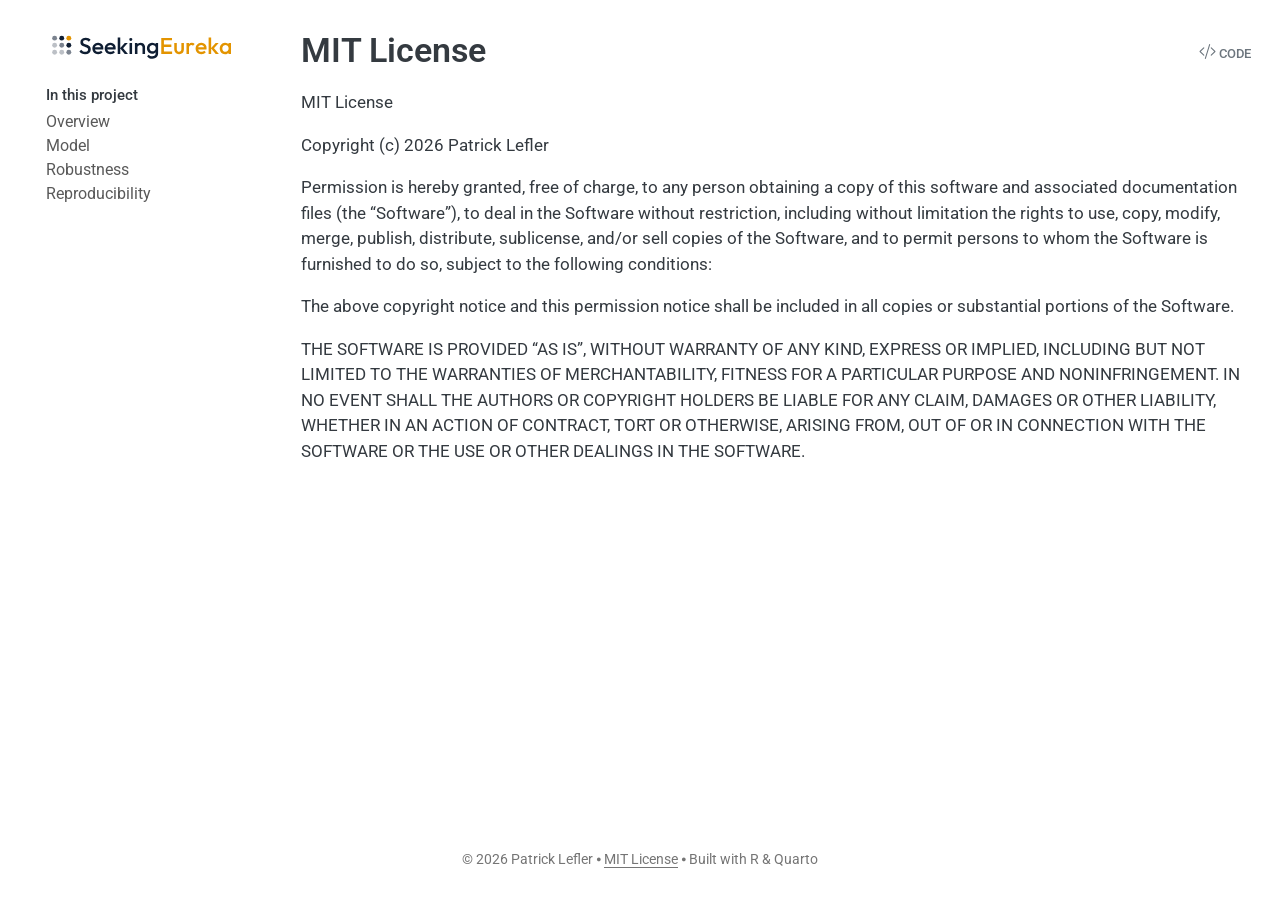
<file: docs/license.html>
<!DOCTYPE html>
<html xmlns="http://www.w3.org/1999/xhtml" lang="en" xml:lang="en"><head>

<meta charset="utf-8">
<meta name="generator" content="quarto-1.8.26">

<meta name="viewport" content="width=device-width, initial-scale=1.0, user-scalable=yes">


<title>MIT License</title>
<style>
code{white-space: pre-wrap;}
span.smallcaps{font-variant: small-caps;}
div.columns{display: flex; gap: min(4vw, 1.5em);}
div.column{flex: auto; overflow-x: auto;}
div.hanging-indent{margin-left: 1.5em; text-indent: -1.5em;}
ul.task-list{list-style: none;}
ul.task-list li input[type="checkbox"] {
  width: 0.8em;
  margin: 0 0.8em 0.2em -1em; /* quarto-specific, see https://github.com/quarto-dev/quarto-cli/issues/4556 */ 
  vertical-align: middle;
}
/* CSS for syntax highlighting */
html { -webkit-text-size-adjust: 100%; }
pre > code.sourceCode { white-space: pre; position: relative; }
pre > code.sourceCode > span { display: inline-block; line-height: 1.25; }
pre > code.sourceCode > span:empty { height: 1.2em; }
.sourceCode { overflow: visible; }
code.sourceCode > span { color: inherit; text-decoration: inherit; }
div.sourceCode { margin: 1em 0; }
pre.sourceCode { margin: 0; }
@media screen {
div.sourceCode { overflow: auto; }
}
@media print {
pre > code.sourceCode { white-space: pre-wrap; }
pre > code.sourceCode > span { text-indent: -5em; padding-left: 5em; }
}
pre.numberSource code
  { counter-reset: source-line 0; }
pre.numberSource code > span
  { position: relative; left: -4em; counter-increment: source-line; }
pre.numberSource code > span > a:first-child::before
  { content: counter(source-line);
    position: relative; left: -1em; text-align: right; vertical-align: baseline;
    border: none; display: inline-block;
    -webkit-touch-callout: none; -webkit-user-select: none;
    -khtml-user-select: none; -moz-user-select: none;
    -ms-user-select: none; user-select: none;
    padding: 0 4px; width: 4em;
  }
pre.numberSource { margin-left: 3em;  padding-left: 4px; }
div.sourceCode
  {   }
@media screen {
pre > code.sourceCode > span > a:first-child::before { text-decoration: underline; }
}
</style>


<script src="site_libs/quarto-nav/quarto-nav.js"></script>
<script src="site_libs/quarto-nav/headroom.min.js"></script>
<link href="./assets/images/favicon.svg" rel="icon" type="image/svg+xml">
<script src="site_libs/clipboard/clipboard.min.js"></script>
<script src="site_libs/quarto-html/quarto.js" type="module"></script>
<script src="site_libs/quarto-html/tabsets/tabsets.js" type="module"></script>
<script src="site_libs/quarto-html/axe/axe-check.js" type="module"></script>
<script src="site_libs/quarto-html/popper.min.js"></script>
<script src="site_libs/quarto-html/tippy.umd.min.js"></script>
<script src="site_libs/quarto-html/anchor.min.js"></script>
<link href="site_libs/quarto-html/tippy.css" rel="stylesheet">
<link href="site_libs/quarto-html/quarto-syntax-highlighting-587c61ba64f3a5504c4d52d930310e48.css" rel="stylesheet" id="quarto-text-highlighting-styles">
<script src="site_libs/bootstrap/bootstrap.min.js"></script>
<link href="site_libs/bootstrap/bootstrap-icons.css" rel="stylesheet">
<link href="site_libs/bootstrap/bootstrap-9905cdd77e88570e65400c716bbefc9b.min.css" rel="stylesheet" append-hash="true" id="quarto-bootstrap" data-mode="light">
<script id="quarto-search-options" type="application/json">{
  "language": {
    "search-no-results-text": "No results",
    "search-matching-documents-text": "matching documents",
    "search-copy-link-title": "Copy link to search",
    "search-hide-matches-text": "Hide additional matches",
    "search-more-match-text": "more match in this document",
    "search-more-matches-text": "more matches in this document",
    "search-clear-button-title": "Clear",
    "search-text-placeholder": "",
    "search-detached-cancel-button-title": "Cancel",
    "search-submit-button-title": "Submit",
    "search-label": "Search"
  }
}</script>
<style>html{ scroll-behavior: smooth; }</style>


</head>

<body class="nav-sidebar floating quarto-light">

<div id="quarto-search-results"></div>
  <header id="quarto-header" class="headroom fixed-top">
  <nav class="quarto-secondary-nav">
    <div class="container-fluid d-flex">
      <button type="button" class="quarto-btn-toggle btn" data-bs-toggle="collapse" role="button" data-bs-target=".quarto-sidebar-collapse-item" aria-controls="quarto-sidebar" aria-expanded="false" aria-label="Toggle sidebar navigation" onclick="if (window.quartoToggleHeadroom) { window.quartoToggleHeadroom(); }">
        <i class="bi bi-layout-text-sidebar-reverse"></i>
      </button>
        <nav class="quarto-page-breadcrumbs" aria-label="breadcrumb"><ol class="breadcrumb"><li class="breadcrumb-item">MIT License</li></ol></nav>
        <a class="flex-grow-1" role="navigation" data-bs-toggle="collapse" data-bs-target=".quarto-sidebar-collapse-item" aria-controls="quarto-sidebar" aria-expanded="false" aria-label="Toggle sidebar navigation" onclick="if (window.quartoToggleHeadroom) { window.quartoToggleHeadroom(); }">      
        </a>
    </div>
  </nav>
</header>
<!-- content -->
<div id="quarto-content" class="quarto-container page-columns page-rows-contents page-layout-full">
<!-- sidebar -->
  <nav id="quarto-sidebar" class="sidebar collapse collapse-horizontal quarto-sidebar-collapse-item sidebar-navigation floating overflow-auto">
    <div class="pt-lg-2 mt-2 text-left sidebar-header">
      <a href="./index.html" class="sidebar-logo-link">
      <img src="./assets/images/logo.svg" alt="Seeking Eureka" class="sidebar-logo light-content py-0 d-lg-inline d-none">
      <img src="./assets/images/logo.svg" alt="Seeking Eureka" class="sidebar-logo dark-content py-0 d-lg-inline d-none">
      </a>
      </div>
    <div class="sidebar-menu-container"> 
    <ul class="list-unstyled mt-1">
        <li class="sidebar-item">
  <div class="sidebar-item-container"> 
  <a href="./index.html" class="sidebar-item-text sidebar-link">
 <span class="menu-text">Overview</span></a>
  </div>
</li>
        <li class="sidebar-item">
  <div class="sidebar-item-container"> 
  <a href="./model.html" class="sidebar-item-text sidebar-link">
 <span class="menu-text">Model</span></a>
  </div>
</li>
        <li class="sidebar-item">
  <div class="sidebar-item-container"> 
  <a href="./robustness.html" class="sidebar-item-text sidebar-link">
 <span class="menu-text">Robustness</span></a>
  </div>
</li>
        <li class="sidebar-item">
  <div class="sidebar-item-container"> 
  <a href="./reproducibility.html" class="sidebar-item-text sidebar-link">
 <span class="menu-text">Reproducibility</span></a>
  </div>
</li>
    </ul>
    </div>
</nav>
<div id="quarto-sidebar-glass" class="quarto-sidebar-collapse-item" data-bs-toggle="collapse" data-bs-target=".quarto-sidebar-collapse-item"></div>
<!-- margin-sidebar -->
    
<!-- main -->
<main class="content column-page-right" id="quarto-document-content">

<header id="title-block-header" class="quarto-title-block default">
<div class="quarto-title">
<div class="quarto-title-block"><div><h1 class="title">MIT License</h1><button type="button" class="btn code-tools-button" id="quarto-code-tools-source"><i class="bi"></i> Code</button></div></div>
</div>



<div class="quarto-title-meta column-page-right">

    
  
    
  </div>
  


</header>


<p>MIT License</p>
<p>Copyright (c) 2026 Patrick Lefler</p>
<p>Permission is hereby granted, free of charge, to any person obtaining a copy of this software and associated documentation files (the “Software”), to deal in the Software without restriction, including without limitation the rights to use, copy, modify, merge, publish, distribute, sublicense, and/or sell copies of the Software, and to permit persons to whom the Software is furnished to do so, subject to the following conditions:</p>
<p>The above copyright notice and this permission notice shall be included in all copies or substantial portions of the Software.</p>
<p>THE SOFTWARE IS PROVIDED “AS IS”, WITHOUT WARRANTY OF ANY KIND, EXPRESS OR IMPLIED, INCLUDING BUT NOT LIMITED TO THE WARRANTIES OF MERCHANTABILITY, FITNESS FOR A PARTICULAR PURPOSE AND NONINFRINGEMENT. IN NO EVENT SHALL THE AUTHORS OR COPYRIGHT HOLDERS BE LIABLE FOR ANY CLAIM, DAMAGES OR OTHER LIABILITY, WHETHER IN AN ACTION OF CONTRACT, TORT OR OTHERWISE, ARISING FROM, OUT OF OR IN CONNECTION WITH THE SOFTWARE OR THE USE OR OTHER DEALINGS IN THE SOFTWARE.</p>


<!-- -->


</main> <!-- /main -->
<script id="quarto-html-after-body" type="application/javascript">
  window.document.addEventListener("DOMContentLoaded", function (event) {
    const icon = "";
    const anchorJS = new window.AnchorJS();
    anchorJS.options = {
      placement: 'right',
      icon: icon
    };
    anchorJS.add('.anchored');
    const isCodeAnnotation = (el) => {
      for (const clz of el.classList) {
        if (clz.startsWith('code-annotation-')) {                     
          return true;
        }
      }
      return false;
    }
    const onCopySuccess = function(e) {
      // button target
      const button = e.trigger;
      // don't keep focus
      button.blur();
      // flash "checked"
      button.classList.add('code-copy-button-checked');
      var currentTitle = button.getAttribute("title");
      button.setAttribute("title", "Copied!");
      let tooltip;
      if (window.bootstrap) {
        button.setAttribute("data-bs-toggle", "tooltip");
        button.setAttribute("data-bs-placement", "left");
        button.setAttribute("data-bs-title", "Copied!");
        tooltip = new bootstrap.Tooltip(button, 
          { trigger: "manual", 
            customClass: "code-copy-button-tooltip",
            offset: [0, -8]});
        tooltip.show();    
      }
      setTimeout(function() {
        if (tooltip) {
          tooltip.hide();
          button.removeAttribute("data-bs-title");
          button.removeAttribute("data-bs-toggle");
          button.removeAttribute("data-bs-placement");
        }
        button.setAttribute("title", currentTitle);
        button.classList.remove('code-copy-button-checked');
      }, 1000);
      // clear code selection
      e.clearSelection();
    }
    const getTextToCopy = function(trigger) {
      const outerScaffold = trigger.parentElement.cloneNode(true);
      const codeEl = outerScaffold.querySelector('code');
      for (const childEl of codeEl.children) {
        if (isCodeAnnotation(childEl)) {
          childEl.remove();
        }
      }
      return codeEl.innerText;
    }
    const clipboard = new window.ClipboardJS('.code-copy-button:not([data-in-quarto-modal])', {
      text: getTextToCopy
    });
    clipboard.on('success', onCopySuccess);
    if (window.document.getElementById('quarto-embedded-source-code-modal')) {
      const clipboardModal = new window.ClipboardJS('.code-copy-button[data-in-quarto-modal]', {
        text: getTextToCopy,
        container: window.document.getElementById('quarto-embedded-source-code-modal')
      });
      clipboardModal.on('success', onCopySuccess);
    }
    const viewSource = window.document.getElementById('quarto-view-source') ||
                       window.document.getElementById('quarto-code-tools-source');
    if (viewSource) {
      const sourceUrl = viewSource.getAttribute("data-quarto-source-url");
      viewSource.addEventListener("click", function(e) {
        if (sourceUrl) {
          // rstudio viewer pane
          if (/\bcapabilities=\b/.test(window.location)) {
            window.open(sourceUrl);
          } else {
            window.location.href = sourceUrl;
          }
        } else {
          const modal = new bootstrap.Modal(document.getElementById('quarto-embedded-source-code-modal'));
          modal.show();
        }
        return false;
      });
    }
    function toggleCodeHandler(show) {
      return function(e) {
        const detailsSrc = window.document.querySelectorAll(".cell > details > .sourceCode");
        for (let i=0; i<detailsSrc.length; i++) {
          const details = detailsSrc[i].parentElement;
          if (show) {
            details.open = true;
          } else {
            details.removeAttribute("open");
          }
        }
        const cellCodeDivs = window.document.querySelectorAll(".cell > .sourceCode");
        const fromCls = show ? "hidden" : "unhidden";
        const toCls = show ? "unhidden" : "hidden";
        for (let i=0; i<cellCodeDivs.length; i++) {
          const codeDiv = cellCodeDivs[i];
          if (codeDiv.classList.contains(fromCls)) {
            codeDiv.classList.remove(fromCls);
            codeDiv.classList.add(toCls);
          } 
        }
        return false;
      }
    }
    const hideAllCode = window.document.getElementById("quarto-hide-all-code");
    if (hideAllCode) {
      hideAllCode.addEventListener("click", toggleCodeHandler(false));
    }
    const showAllCode = window.document.getElementById("quarto-show-all-code");
    if (showAllCode) {
      showAllCode.addEventListener("click", toggleCodeHandler(true));
    }
      var localhostRegex = new RegExp(/^(?:http|https):\/\/localhost\:?[0-9]*\//);
      var mailtoRegex = new RegExp(/^mailto:/);
        var filterRegex = new RegExp('/' + window.location.host + '/');
      var isInternal = (href) => {
          return filterRegex.test(href) || localhostRegex.test(href) || mailtoRegex.test(href);
      }
      // Inspect non-navigation links and adorn them if external
     var links = window.document.querySelectorAll('a[href]:not(.nav-link):not(.navbar-brand):not(.toc-action):not(.sidebar-link):not(.sidebar-item-toggle):not(.pagination-link):not(.no-external):not([aria-hidden]):not(.dropdown-item):not(.quarto-navigation-tool):not(.about-link)');
      for (var i=0; i<links.length; i++) {
        const link = links[i];
        if (!isInternal(link.href)) {
          // undo the damage that might have been done by quarto-nav.js in the case of
          // links that we want to consider external
          if (link.dataset.originalHref !== undefined) {
            link.href = link.dataset.originalHref;
          }
        }
      }
    function tippyHover(el, contentFn, onTriggerFn, onUntriggerFn) {
      const config = {
        allowHTML: true,
        maxWidth: 500,
        delay: 100,
        arrow: false,
        appendTo: function(el) {
            return el.parentElement;
        },
        interactive: true,
        interactiveBorder: 10,
        theme: 'quarto',
        placement: 'bottom-start',
      };
      if (contentFn) {
        config.content = contentFn;
      }
      if (onTriggerFn) {
        config.onTrigger = onTriggerFn;
      }
      if (onUntriggerFn) {
        config.onUntrigger = onUntriggerFn;
      }
      window.tippy(el, config); 
    }
    const noterefs = window.document.querySelectorAll('a[role="doc-noteref"]');
    for (var i=0; i<noterefs.length; i++) {
      const ref = noterefs[i];
      tippyHover(ref, function() {
        // use id or data attribute instead here
        let href = ref.getAttribute('data-footnote-href') || ref.getAttribute('href');
        try { href = new URL(href).hash; } catch {}
        const id = href.replace(/^#\/?/, "");
        const note = window.document.getElementById(id);
        if (note) {
          return note.innerHTML;
        } else {
          return "";
        }
      });
    }
    const xrefs = window.document.querySelectorAll('a.quarto-xref');
    const processXRef = (id, note) => {
      // Strip column container classes
      const stripColumnClz = (el) => {
        el.classList.remove("page-full", "page-columns");
        if (el.children) {
          for (const child of el.children) {
            stripColumnClz(child);
          }
        }
      }
      stripColumnClz(note)
      if (id === null || id.startsWith('sec-')) {
        // Special case sections, only their first couple elements
        const container = document.createElement("div");
        if (note.children && note.children.length > 2) {
          container.appendChild(note.children[0].cloneNode(true));
          for (let i = 1; i < note.children.length; i++) {
            const child = note.children[i];
            if (child.tagName === "P" && child.innerText === "") {
              continue;
            } else {
              container.appendChild(child.cloneNode(true));
              break;
            }
          }
          if (window.Quarto?.typesetMath) {
            window.Quarto.typesetMath(container);
          }
          return container.innerHTML
        } else {
          if (window.Quarto?.typesetMath) {
            window.Quarto.typesetMath(note);
          }
          return note.innerHTML;
        }
      } else {
        // Remove any anchor links if they are present
        const anchorLink = note.querySelector('a.anchorjs-link');
        if (anchorLink) {
          anchorLink.remove();
        }
        if (window.Quarto?.typesetMath) {
          window.Quarto.typesetMath(note);
        }
        if (note.classList.contains("callout")) {
          return note.outerHTML;
        } else {
          return note.innerHTML;
        }
      }
    }
    for (var i=0; i<xrefs.length; i++) {
      const xref = xrefs[i];
      tippyHover(xref, undefined, function(instance) {
        instance.disable();
        let url = xref.getAttribute('href');
        let hash = undefined; 
        if (url.startsWith('#')) {
          hash = url;
        } else {
          try { hash = new URL(url).hash; } catch {}
        }
        if (hash) {
          const id = hash.replace(/^#\/?/, "");
          const note = window.document.getElementById(id);
          if (note !== null) {
            try {
              const html = processXRef(id, note.cloneNode(true));
              instance.setContent(html);
            } finally {
              instance.enable();
              instance.show();
            }
          } else {
            // See if we can fetch this
            fetch(url.split('#')[0])
            .then(res => res.text())
            .then(html => {
              const parser = new DOMParser();
              const htmlDoc = parser.parseFromString(html, "text/html");
              const note = htmlDoc.getElementById(id);
              if (note !== null) {
                const html = processXRef(id, note);
                instance.setContent(html);
              } 
            }).finally(() => {
              instance.enable();
              instance.show();
            });
          }
        } else {
          // See if we can fetch a full url (with no hash to target)
          // This is a special case and we should probably do some content thinning / targeting
          fetch(url)
          .then(res => res.text())
          .then(html => {
            const parser = new DOMParser();
            const htmlDoc = parser.parseFromString(html, "text/html");
            const note = htmlDoc.querySelector('main.content');
            if (note !== null) {
              // This should only happen for chapter cross references
              // (since there is no id in the URL)
              // remove the first header
              if (note.children.length > 0 && note.children[0].tagName === "HEADER") {
                note.children[0].remove();
              }
              const html = processXRef(null, note);
              instance.setContent(html);
            } 
          }).finally(() => {
            instance.enable();
            instance.show();
          });
        }
      }, function(instance) {
      });
    }
        let selectedAnnoteEl;
        const selectorForAnnotation = ( cell, annotation) => {
          let cellAttr = 'data-code-cell="' + cell + '"';
          let lineAttr = 'data-code-annotation="' +  annotation + '"';
          const selector = 'span[' + cellAttr + '][' + lineAttr + ']';
          return selector;
        }
        const selectCodeLines = (annoteEl) => {
          const doc = window.document;
          const targetCell = annoteEl.getAttribute("data-target-cell");
          const targetAnnotation = annoteEl.getAttribute("data-target-annotation");
          const annoteSpan = window.document.querySelector(selectorForAnnotation(targetCell, targetAnnotation));
          const lines = annoteSpan.getAttribute("data-code-lines").split(",");
          const lineIds = lines.map((line) => {
            return targetCell + "-" + line;
          })
          let top = null;
          let height = null;
          let parent = null;
          if (lineIds.length > 0) {
              //compute the position of the single el (top and bottom and make a div)
              const el = window.document.getElementById(lineIds[0]);
              top = el.offsetTop;
              height = el.offsetHeight;
              parent = el.parentElement.parentElement;
            if (lineIds.length > 1) {
              const lastEl = window.document.getElementById(lineIds[lineIds.length - 1]);
              const bottom = lastEl.offsetTop + lastEl.offsetHeight;
              height = bottom - top;
            }
            if (top !== null && height !== null && parent !== null) {
              // cook up a div (if necessary) and position it 
              let div = window.document.getElementById("code-annotation-line-highlight");
              if (div === null) {
                div = window.document.createElement("div");
                div.setAttribute("id", "code-annotation-line-highlight");
                div.style.position = 'absolute';
                parent.appendChild(div);
              }
              div.style.top = top - 2 + "px";
              div.style.height = height + 4 + "px";
              div.style.left = 0;
              let gutterDiv = window.document.getElementById("code-annotation-line-highlight-gutter");
              if (gutterDiv === null) {
                gutterDiv = window.document.createElement("div");
                gutterDiv.setAttribute("id", "code-annotation-line-highlight-gutter");
                gutterDiv.style.position = 'absolute';
                const codeCell = window.document.getElementById(targetCell);
                const gutter = codeCell.querySelector('.code-annotation-gutter');
                gutter.appendChild(gutterDiv);
              }
              gutterDiv.style.top = top - 2 + "px";
              gutterDiv.style.height = height + 4 + "px";
            }
            selectedAnnoteEl = annoteEl;
          }
        };
        const unselectCodeLines = () => {
          const elementsIds = ["code-annotation-line-highlight", "code-annotation-line-highlight-gutter"];
          elementsIds.forEach((elId) => {
            const div = window.document.getElementById(elId);
            if (div) {
              div.remove();
            }
          });
          selectedAnnoteEl = undefined;
        };
          // Handle positioning of the toggle
      window.addEventListener(
        "resize",
        throttle(() => {
          elRect = undefined;
          if (selectedAnnoteEl) {
            selectCodeLines(selectedAnnoteEl);
          }
        }, 10)
      );
      function throttle(fn, ms) {
      let throttle = false;
      let timer;
        return (...args) => {
          if(!throttle) { // first call gets through
              fn.apply(this, args);
              throttle = true;
          } else { // all the others get throttled
              if(timer) clearTimeout(timer); // cancel #2
              timer = setTimeout(() => {
                fn.apply(this, args);
                timer = throttle = false;
              }, ms);
          }
        };
      }
        // Attach click handler to the DT
        const annoteDls = window.document.querySelectorAll('dt[data-target-cell]');
        for (const annoteDlNode of annoteDls) {
          annoteDlNode.addEventListener('click', (event) => {
            const clickedEl = event.target;
            if (clickedEl !== selectedAnnoteEl) {
              unselectCodeLines();
              const activeEl = window.document.querySelector('dt[data-target-cell].code-annotation-active');
              if (activeEl) {
                activeEl.classList.remove('code-annotation-active');
              }
              selectCodeLines(clickedEl);
              clickedEl.classList.add('code-annotation-active');
            } else {
              // Unselect the line
              unselectCodeLines();
              clickedEl.classList.remove('code-annotation-active');
            }
          });
        }
    const findCites = (el) => {
      const parentEl = el.parentElement;
      if (parentEl) {
        const cites = parentEl.dataset.cites;
        if (cites) {
          return {
            el,
            cites: cites.split(' ')
          };
        } else {
          return findCites(el.parentElement)
        }
      } else {
        return undefined;
      }
    };
    var bibliorefs = window.document.querySelectorAll('a[role="doc-biblioref"]');
    for (var i=0; i<bibliorefs.length; i++) {
      const ref = bibliorefs[i];
      const citeInfo = findCites(ref);
      if (citeInfo) {
        tippyHover(citeInfo.el, function() {
          var popup = window.document.createElement('div');
          citeInfo.cites.forEach(function(cite) {
            var citeDiv = window.document.createElement('div');
            citeDiv.classList.add('hanging-indent');
            citeDiv.classList.add('csl-entry');
            var biblioDiv = window.document.getElementById('ref-' + cite);
            if (biblioDiv) {
              citeDiv.innerHTML = biblioDiv.innerHTML;
            }
            popup.appendChild(citeDiv);
          });
          return popup.innerHTML;
        });
      }
    }
  });
  </script><div class="modal fade" id="quarto-embedded-source-code-modal" tabindex="-1" aria-labelledby="quarto-embedded-source-code-modal-label" aria-hidden="true"><div class="modal-dialog modal-dialog-scrollable"><div class="modal-content"><div class="modal-header"><h5 class="modal-title" id="quarto-embedded-source-code-modal-label">Source Code</h5><button class="btn-close" data-bs-dismiss="modal"></button></div><div class="modal-body"><div class="">
<div class="code-copy-outer-scaffold"><div class="sourceCode" id="cb1" data-shortcodes="false"><pre class="sourceCode markdown code-with-copy"><code class="sourceCode markdown"><span id="cb1-1"><a href="#cb1-1" aria-hidden="true" tabindex="-1"></a><span class="co">---</span></span>
<span id="cb1-2"><a href="#cb1-2" aria-hidden="true" tabindex="-1"></a><span class="an">title:</span><span class="co"> "MIT License"</span></span>
<span id="cb1-3"><a href="#cb1-3" aria-hidden="true" tabindex="-1"></a><span class="an">toc:</span><span class="co"> false</span></span>
<span id="cb1-4"><a href="#cb1-4" aria-hidden="true" tabindex="-1"></a><span class="co">---</span></span>
<span id="cb1-5"><a href="#cb1-5" aria-hidden="true" tabindex="-1"></a></span>
<span id="cb1-6"><a href="#cb1-6" aria-hidden="true" tabindex="-1"></a>{{&lt; include LICENSE &gt;}}</span></code></pre></div><button title="Copy to Clipboard" class="code-copy-button" data-in-quarto-modal=""><i class="bi"></i></button></div>
</div></div></div></div></div>
</div> <!-- /content -->
<footer class="footer">
  <div class="nav-footer">
    <div class="nav-footer-left">
      &nbsp;
    </div>   
    <div class="nav-footer-center">
<p>© 2026 Patrick Lefler ⦁ <a href="./license.html">MIT License</a> ⦁ Built with R &amp; Quarto</p>
</div>
    <div class="nav-footer-right">
      &nbsp;
    </div>
  </div>
</footer>




<script src="site_libs/quarto-html/zenscroll-min.js"></script>
</body></html>
</file>
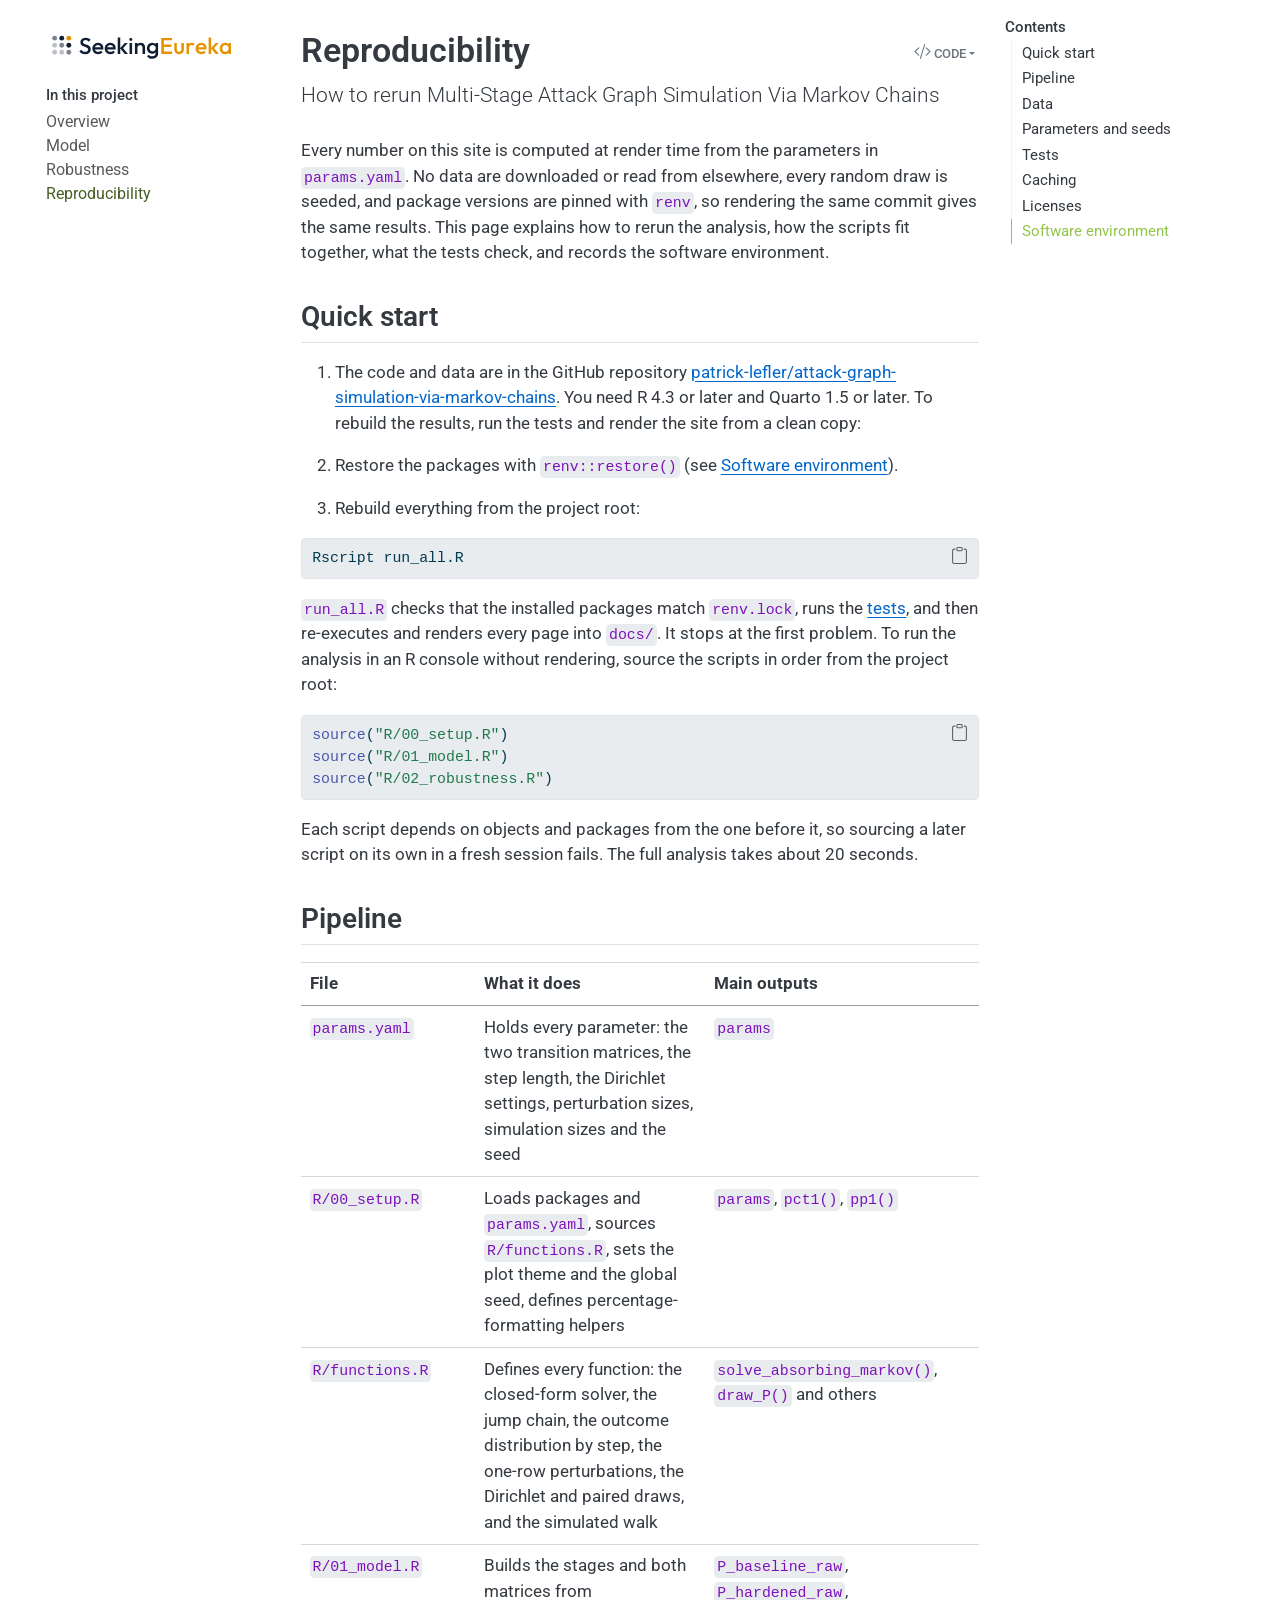
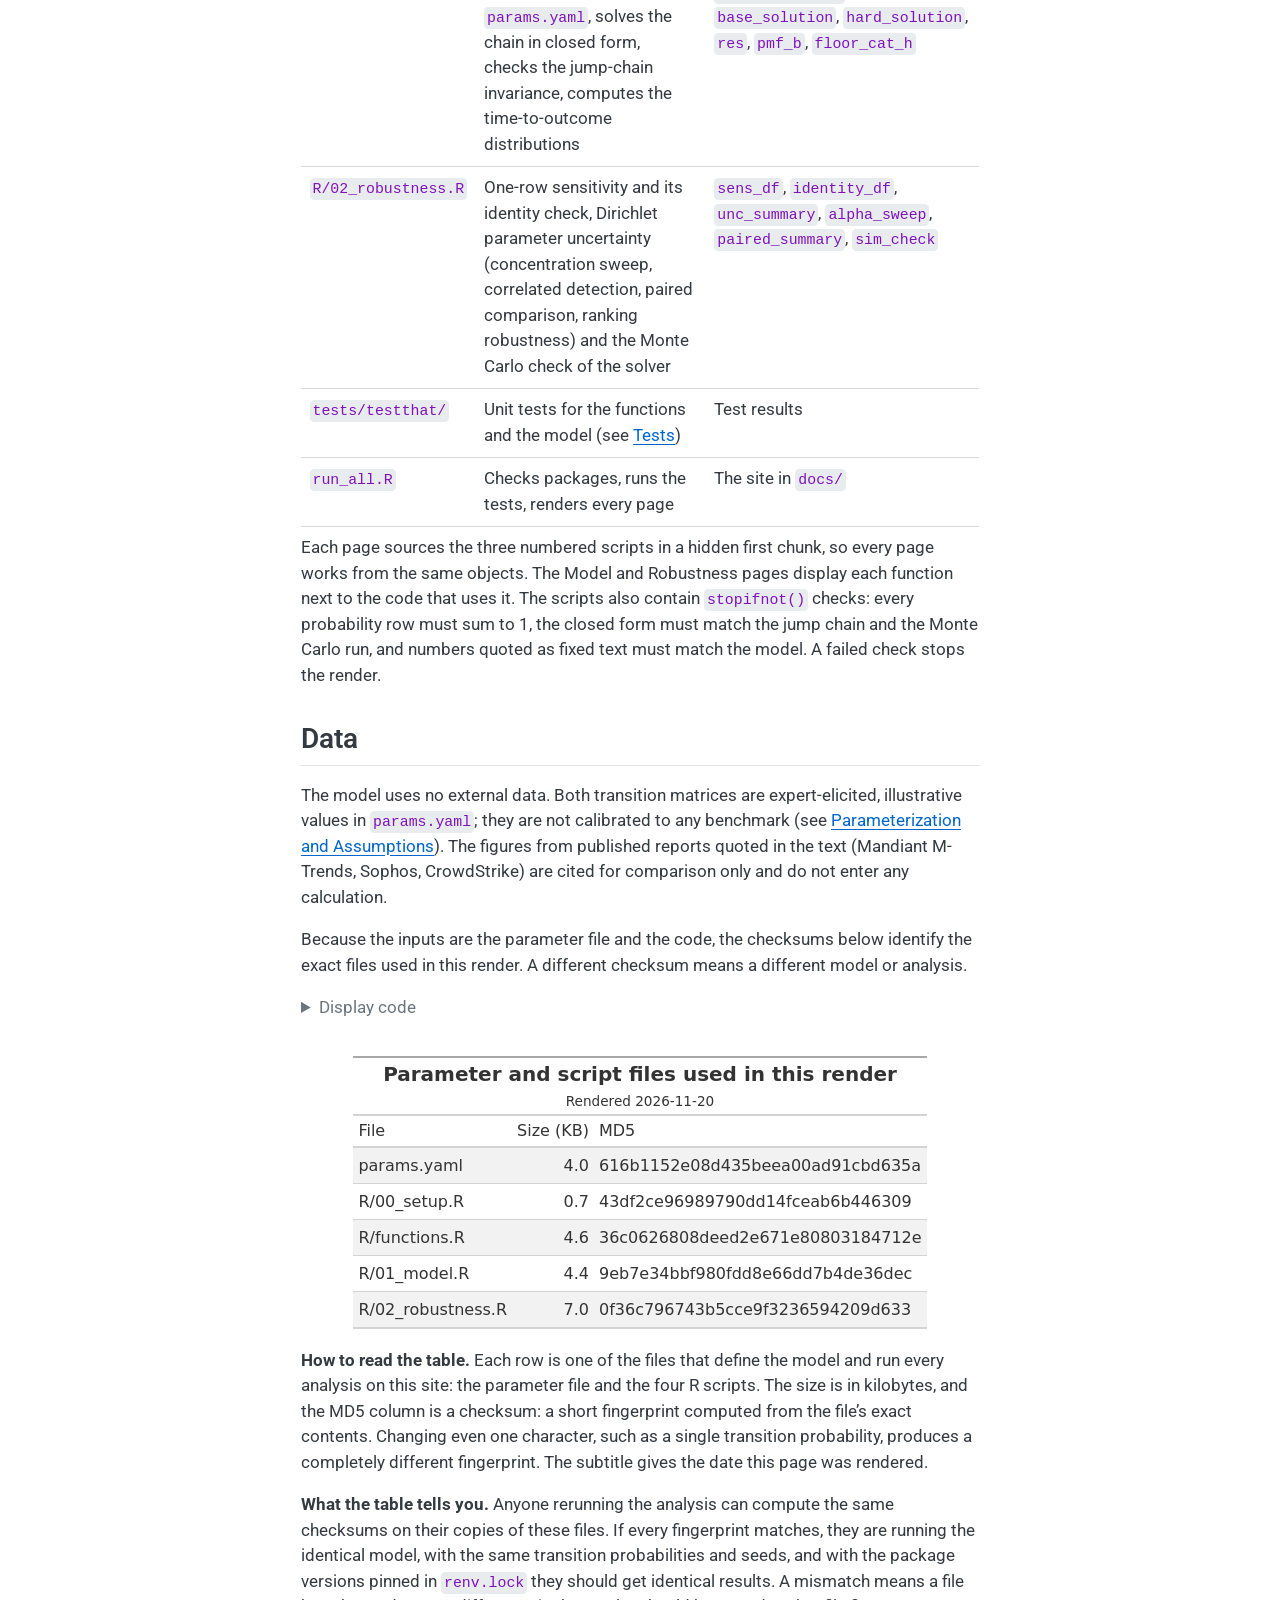
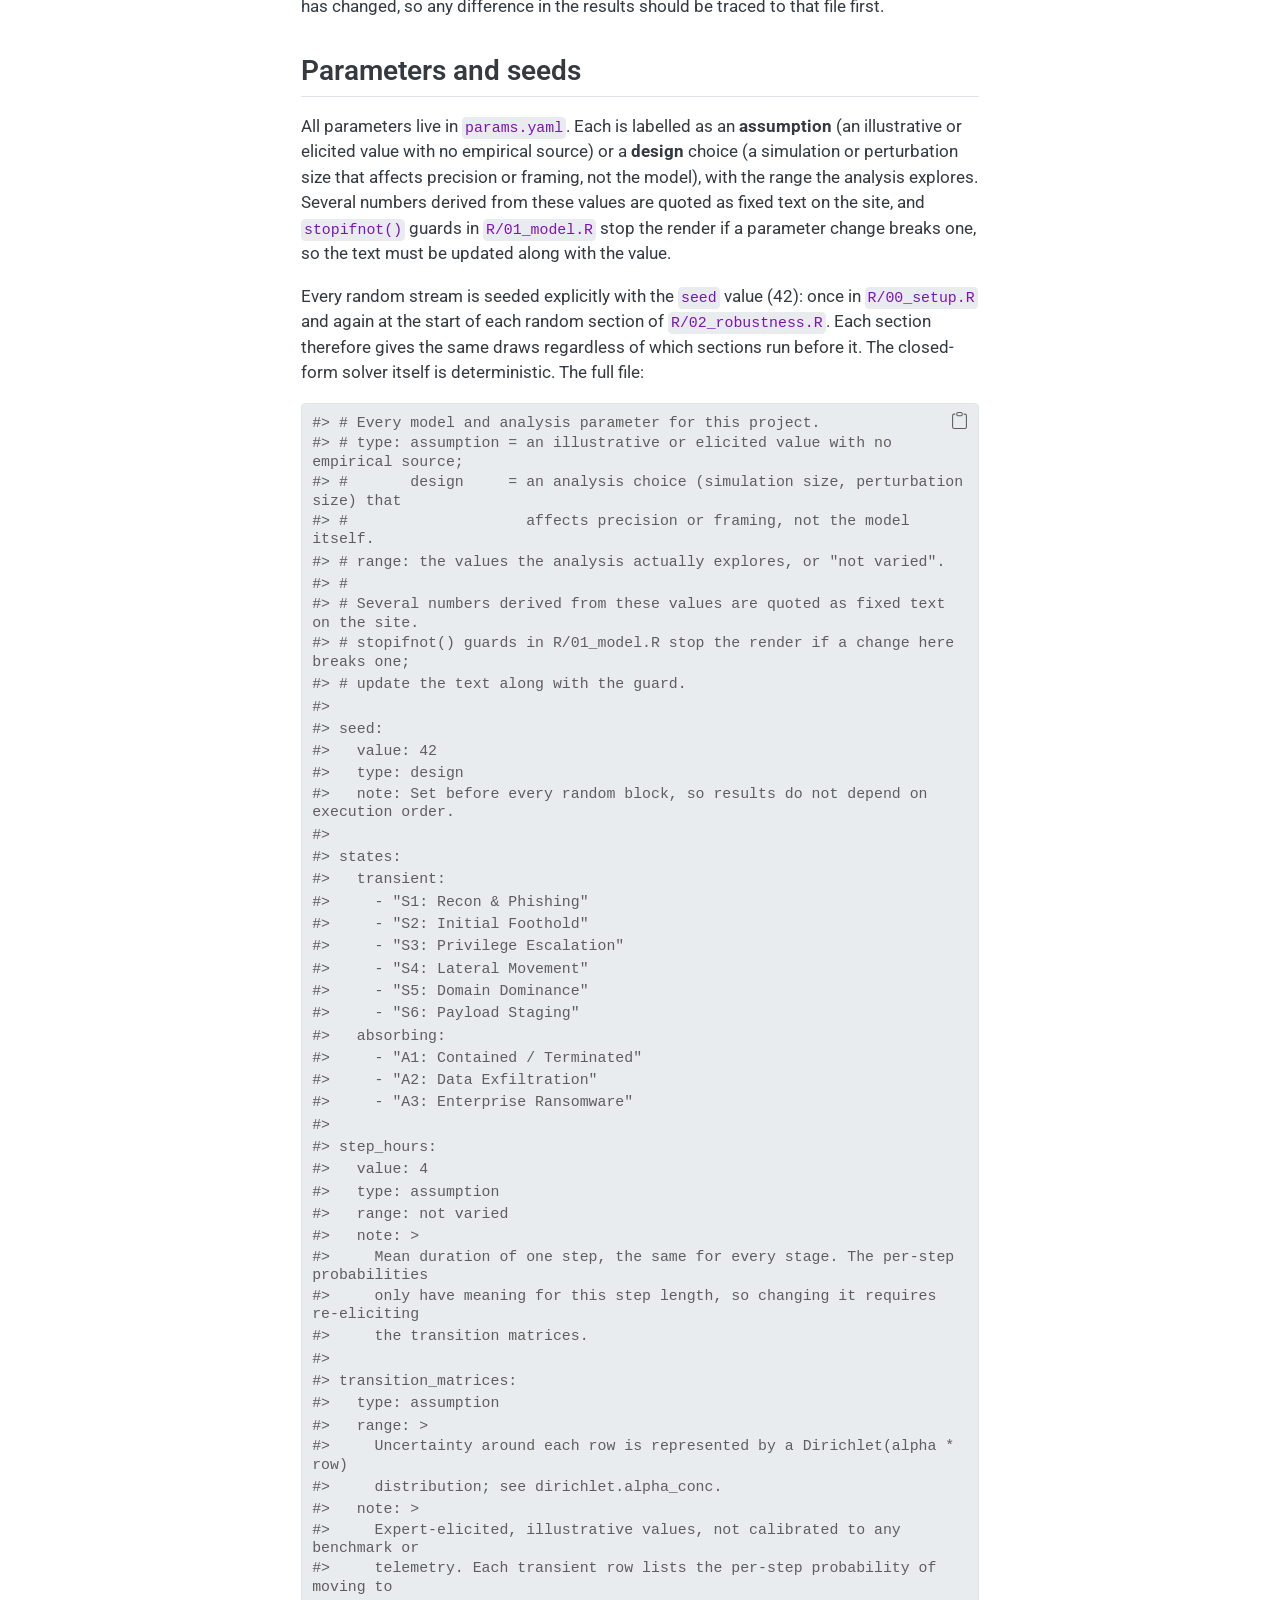
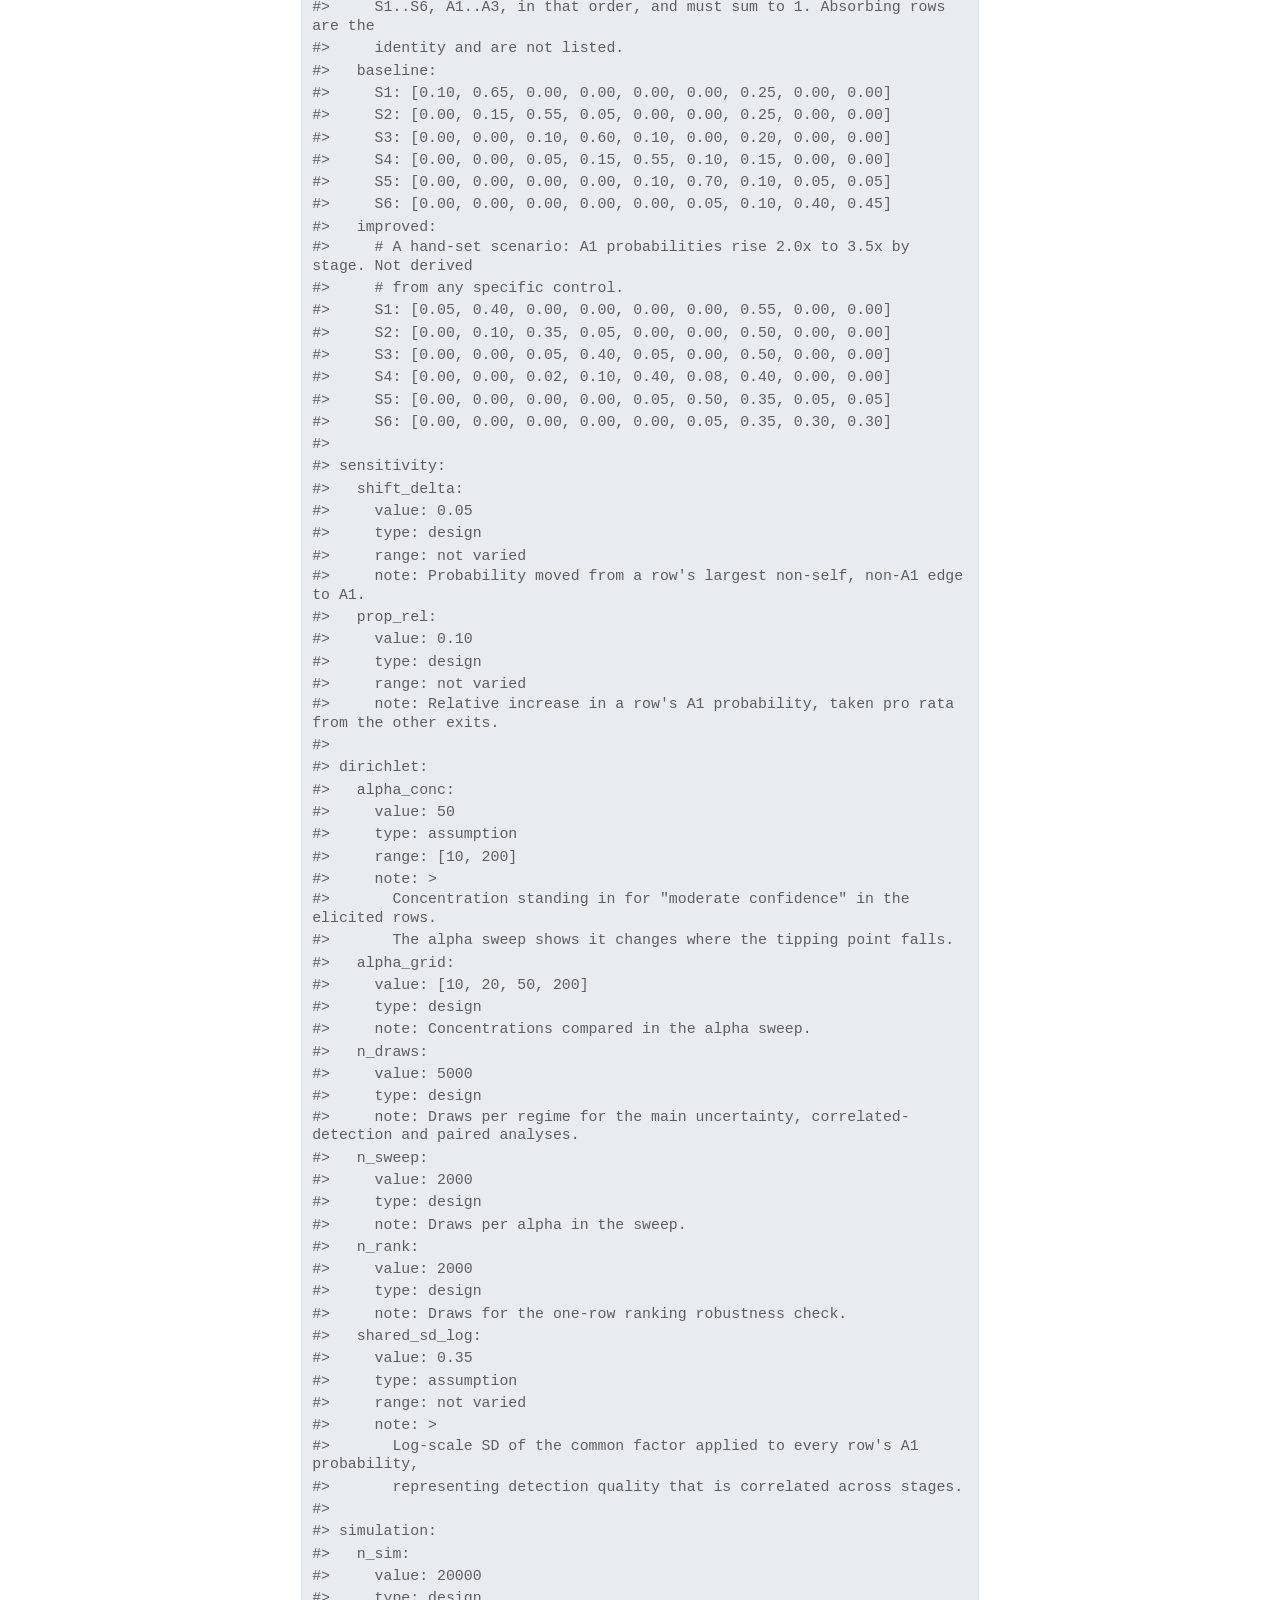
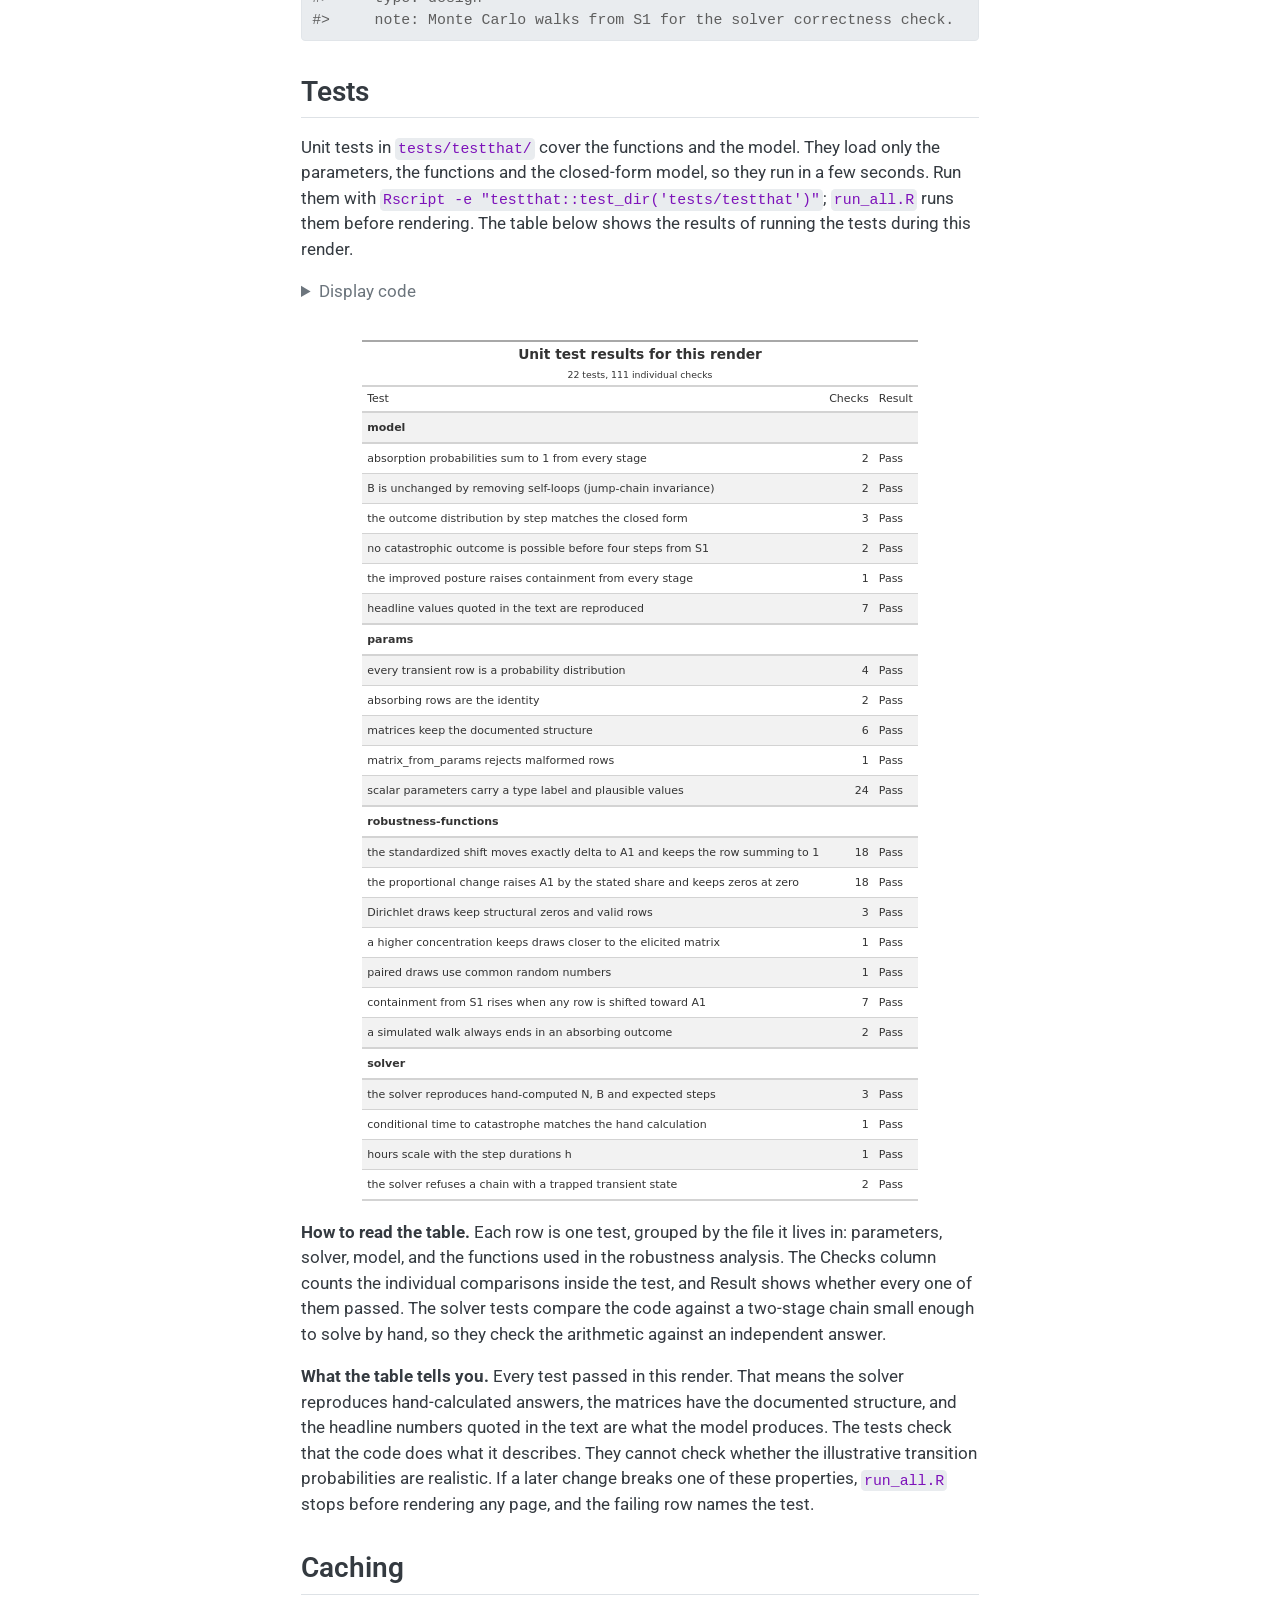
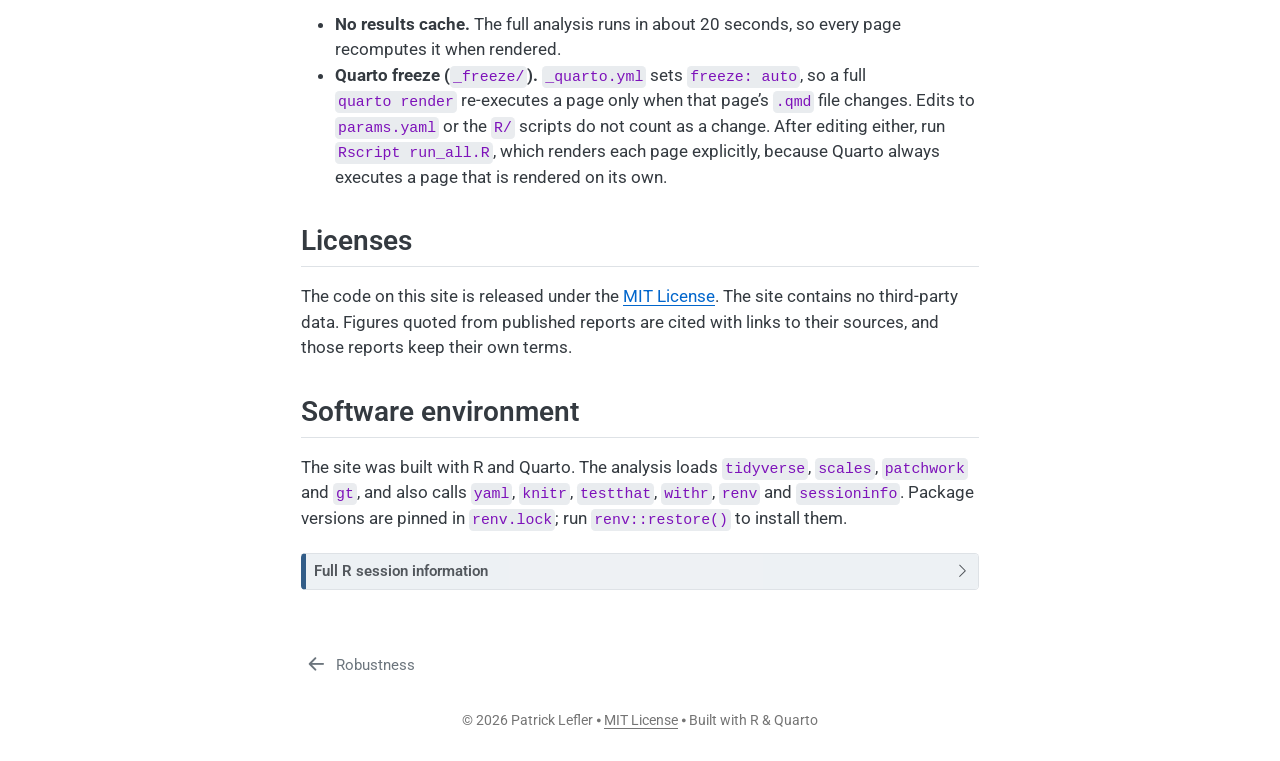
<file: docs/reproducibility.html>
<!DOCTYPE html>
<html xmlns="http://www.w3.org/1999/xhtml" lang="en" xml:lang="en"><head>

<meta charset="utf-8">
<meta name="generator" content="quarto-1.8.26">

<meta name="viewport" content="width=device-width, initial-scale=1.0, user-scalable=yes">


<title>Reproducibility</title>
<style>
code{white-space: pre-wrap;}
span.smallcaps{font-variant: small-caps;}
div.columns{display: flex; gap: min(4vw, 1.5em);}
div.column{flex: auto; overflow-x: auto;}
div.hanging-indent{margin-left: 1.5em; text-indent: -1.5em;}
ul.task-list{list-style: none;}
ul.task-list li input[type="checkbox"] {
  width: 0.8em;
  margin: 0 0.8em 0.2em -1em; /* quarto-specific, see https://github.com/quarto-dev/quarto-cli/issues/4556 */ 
  vertical-align: middle;
}
/* CSS for syntax highlighting */
html { -webkit-text-size-adjust: 100%; }
pre > code.sourceCode { white-space: pre; position: relative; }
pre > code.sourceCode > span { display: inline-block; line-height: 1.25; }
pre > code.sourceCode > span:empty { height: 1.2em; }
.sourceCode { overflow: visible; }
code.sourceCode > span { color: inherit; text-decoration: inherit; }
div.sourceCode { margin: 1em 0; }
pre.sourceCode { margin: 0; }
@media screen {
div.sourceCode { overflow: auto; }
}
@media print {
pre > code.sourceCode { white-space: pre-wrap; }
pre > code.sourceCode > span { text-indent: -5em; padding-left: 5em; }
}
pre.numberSource code
  { counter-reset: source-line 0; }
pre.numberSource code > span
  { position: relative; left: -4em; counter-increment: source-line; }
pre.numberSource code > span > a:first-child::before
  { content: counter(source-line);
    position: relative; left: -1em; text-align: right; vertical-align: baseline;
    border: none; display: inline-block;
    -webkit-touch-callout: none; -webkit-user-select: none;
    -khtml-user-select: none; -moz-user-select: none;
    -ms-user-select: none; user-select: none;
    padding: 0 4px; width: 4em;
  }
pre.numberSource { margin-left: 3em;  padding-left: 4px; }
div.sourceCode
  {   }
@media screen {
pre > code.sourceCode > span > a:first-child::before { text-decoration: underline; }
}
</style>


<script src="site_libs/quarto-nav/quarto-nav.js"></script>
<script src="site_libs/quarto-nav/headroom.min.js"></script>
<link href="./robustness.html" rel="prev">
<link href="./assets/images/favicon.svg" rel="icon" type="image/svg+xml">
<script src="site_libs/clipboard/clipboard.min.js"></script>
<script src="site_libs/quarto-html/quarto.js" type="module"></script>
<script src="site_libs/quarto-html/tabsets/tabsets.js" type="module"></script>
<script src="site_libs/quarto-html/axe/axe-check.js" type="module"></script>
<script src="site_libs/quarto-html/popper.min.js"></script>
<script src="site_libs/quarto-html/tippy.umd.min.js"></script>
<script src="site_libs/quarto-html/anchor.min.js"></script>
<link href="site_libs/quarto-html/tippy.css" rel="stylesheet">
<link href="site_libs/quarto-html/quarto-syntax-highlighting-587c61ba64f3a5504c4d52d930310e48.css" rel="stylesheet" id="quarto-text-highlighting-styles">
<script src="site_libs/bootstrap/bootstrap.min.js"></script>
<link href="site_libs/bootstrap/bootstrap-icons.css" rel="stylesheet">
<link href="site_libs/bootstrap/bootstrap-9905cdd77e88570e65400c716bbefc9b.min.css" rel="stylesheet" append-hash="true" id="quarto-bootstrap" data-mode="light">
<script id="quarto-search-options" type="application/json">{
  "language": {
    "search-no-results-text": "No results",
    "search-matching-documents-text": "matching documents",
    "search-copy-link-title": "Copy link to search",
    "search-hide-matches-text": "Hide additional matches",
    "search-more-match-text": "more match in this document",
    "search-more-matches-text": "more matches in this document",
    "search-clear-button-title": "Clear",
    "search-text-placeholder": "",
    "search-detached-cancel-button-title": "Cancel",
    "search-submit-button-title": "Submit",
    "search-label": "Search"
  }
}</script>
<style>html{ scroll-behavior: smooth; }</style>


</head>

<body class="nav-sidebar floating quarto-light">

<div id="quarto-search-results"></div>
  <header id="quarto-header" class="headroom fixed-top">
  <nav class="quarto-secondary-nav">
    <div class="container-fluid d-flex">
      <button type="button" class="quarto-btn-toggle btn" data-bs-toggle="collapse" role="button" data-bs-target=".quarto-sidebar-collapse-item" aria-controls="quarto-sidebar" aria-expanded="false" aria-label="Toggle sidebar navigation" onclick="if (window.quartoToggleHeadroom) { window.quartoToggleHeadroom(); }">
        <i class="bi bi-layout-text-sidebar-reverse"></i>
      </button>
        <nav class="quarto-page-breadcrumbs" aria-label="breadcrumb"><ol class="breadcrumb"><li class="breadcrumb-item"><a href="./reproducibility.html">Reproducibility</a></li></ol></nav>
        <a class="flex-grow-1" role="navigation" data-bs-toggle="collapse" data-bs-target=".quarto-sidebar-collapse-item" aria-controls="quarto-sidebar" aria-expanded="false" aria-label="Toggle sidebar navigation" onclick="if (window.quartoToggleHeadroom) { window.quartoToggleHeadroom(); }">      
        </a>
    </div>
  </nav>
</header>
<!-- content -->
<div id="quarto-content" class="quarto-container page-columns page-rows-contents page-layout-full">
<!-- sidebar -->
  <nav id="quarto-sidebar" class="sidebar collapse collapse-horizontal quarto-sidebar-collapse-item sidebar-navigation floating overflow-auto">
    <div class="pt-lg-2 mt-2 text-left sidebar-header">
      <a href="./index.html" class="sidebar-logo-link">
      <img src="./assets/images/logo.svg" alt="Seeking Eureka" class="sidebar-logo light-content py-0 d-lg-inline d-none">
      <img src="./assets/images/logo.svg" alt="Seeking Eureka" class="sidebar-logo dark-content py-0 d-lg-inline d-none">
      </a>
      </div>
    <div class="sidebar-menu-container"> 
    <ul class="list-unstyled mt-1">
        <li class="sidebar-item">
  <div class="sidebar-item-container"> 
  <a href="./index.html" class="sidebar-item-text sidebar-link">
 <span class="menu-text">Overview</span></a>
  </div>
</li>
        <li class="sidebar-item">
  <div class="sidebar-item-container"> 
  <a href="./model.html" class="sidebar-item-text sidebar-link">
 <span class="menu-text">Model</span></a>
  </div>
</li>
        <li class="sidebar-item">
  <div class="sidebar-item-container"> 
  <a href="./robustness.html" class="sidebar-item-text sidebar-link">
 <span class="menu-text">Robustness</span></a>
  </div>
</li>
        <li class="sidebar-item">
  <div class="sidebar-item-container"> 
  <a href="./reproducibility.html" class="sidebar-item-text sidebar-link active">
 <span class="menu-text">Reproducibility</span></a>
  </div>
</li>
    </ul>
    </div>
</nav>
<div id="quarto-sidebar-glass" class="quarto-sidebar-collapse-item" data-bs-toggle="collapse" data-bs-target=".quarto-sidebar-collapse-item"></div>
<!-- margin-sidebar -->
    <div id="quarto-margin-sidebar" class="sidebar margin-sidebar">
        <nav id="TOC" role="doc-toc" class="toc-active">
    <h2 id="toc-title">Contents</h2>
   
  <ul>
  <li><a href="#quick-start" id="toc-quick-start" class="nav-link active" data-scroll-target="#quick-start">Quick start</a></li>
  <li><a href="#pipeline" id="toc-pipeline" class="nav-link" data-scroll-target="#pipeline">Pipeline</a></li>
  <li><a href="#data" id="toc-data" class="nav-link" data-scroll-target="#data">Data</a></li>
  <li><a href="#parameters" id="toc-parameters" class="nav-link" data-scroll-target="#parameters">Parameters and seeds</a></li>
  <li><a href="#tests" id="toc-tests" class="nav-link" data-scroll-target="#tests">Tests</a></li>
  <li><a href="#caching" id="toc-caching" class="nav-link" data-scroll-target="#caching">Caching</a></li>
  <li><a href="#licenses" id="toc-licenses" class="nav-link" data-scroll-target="#licenses">Licenses</a></li>
  <li><a href="#environment" id="toc-environment" class="nav-link" data-scroll-target="#environment">Software environment</a></li>
  </ul>
</nav>
    </div>
<!-- main -->
<main class="content column-body" id="quarto-document-content">

<header id="title-block-header" class="quarto-title-block default">
<div class="quarto-title">
<div class="quarto-title-block"><div><h1 class="title">Reproducibility</h1><button type="button" class="btn code-tools-button dropdown-toggle" id="quarto-code-tools-menu" data-bs-toggle="dropdown" aria-expanded="false"><i class="bi"></i> Code</button><ul class="dropdown-menu dropdown-menu-end" aria-labelelledby="quarto-code-tools-menu"><li><a id="quarto-show-all-code" class="dropdown-item" href="javascript:void(0)" role="button">Show All Code</a></li><li><a id="quarto-hide-all-code" class="dropdown-item" href="javascript:void(0)" role="button">Hide All Code</a></li><li><hr class="dropdown-divider"></li><li><a id="quarto-view-source" class="dropdown-item" href="javascript:void(0)" role="button">View Source</a></li></ul></div></div>
<p class="subtitle lead">How to rerun Multi-Stage Attack Graph Simulation Via Markov Chains</p>
</div>



<div class="quarto-title-meta column-body">

    
  
    
  </div>
  


</header>


<p>Every number on this site is computed at render time from the parameters in <code>params.yaml</code>. No data are downloaded or read from elsewhere, every random draw is seeded, and package versions are pinned with <code>renv</code>, so rendering the same commit gives the same results. This page explains how to rerun the analysis, how the scripts fit together, what the tests check, and records the software environment.</p>
<section id="quick-start" class="level2">
<h2 class="anchored" data-anchor-id="quick-start">Quick start</h2>
<ol type="1">
<li><p>The code and data are in the GitHub repository <a href="https://github.com/patrick-lefler/attack-graph-simulation-via-markov-chains">patrick-lefler/attack-graph-simulation-via-markov-chains</a>. You need R 4.3 or later and Quarto 1.5 or later. To rebuild the results, run the tests and render the site from a clean copy:</p></li>
<li><p>Restore the packages with <code>renv::restore()</code> (see <a href="#environment">Software environment</a>).</p></li>
<li><p>Rebuild everything from the project root:</p></li>
</ol>
<div class="code-copy-outer-scaffold"><div class="sourceCode" id="cb1"><pre class="sourceCode bash code-with-copy"><code class="sourceCode bash"><span id="cb1-1"><a href="#cb1-1" aria-hidden="true" tabindex="-1"></a><span class="ex">Rscript</span> run_all.R</span></code></pre></div><button title="Copy to Clipboard" class="code-copy-button"><i class="bi"></i></button></div>
<p><code>run_all.R</code> checks that the installed packages match <code>renv.lock</code>, runs the <a href="#tests">tests</a>, and then re-executes and renders every page into <code>docs/</code>. It stops at the first problem. To run the analysis in an R console without rendering, source the scripts in order from the project root:</p>
<div class="code-copy-outer-scaffold"><div class="sourceCode" id="cb2"><pre class="sourceCode r code-with-copy"><code class="sourceCode r"><span id="cb2-1"><a href="#cb2-1" aria-hidden="true" tabindex="-1"></a><span class="fu">source</span>(<span class="st">"R/00_setup.R"</span>)</span>
<span id="cb2-2"><a href="#cb2-2" aria-hidden="true" tabindex="-1"></a><span class="fu">source</span>(<span class="st">"R/01_model.R"</span>)</span>
<span id="cb2-3"><a href="#cb2-3" aria-hidden="true" tabindex="-1"></a><span class="fu">source</span>(<span class="st">"R/02_robustness.R"</span>)</span></code></pre></div><button title="Copy to Clipboard" class="code-copy-button"><i class="bi"></i></button></div>
<p>Each script depends on objects and packages from the one before it, so sourcing a later script on its own in a fresh session fails. The full analysis takes about 20 seconds.</p>
</section>
<section id="pipeline" class="level2">
<h2 class="anchored" data-anchor-id="pipeline">Pipeline</h2>
<table class="caption-top table">
<thead>
<tr class="header">
<th style="text-align: left;">File</th>
<th style="text-align: left;">What it does</th>
<th style="text-align: left;">Main outputs</th>
</tr>
</thead>
<tbody>
<tr class="odd">
<td style="text-align: left;"><code>params.yaml</code></td>
<td style="text-align: left;">Holds every parameter: the two transition matrices, the step length, the Dirichlet settings, perturbation sizes, simulation sizes and the seed</td>
<td style="text-align: left;"><code>params</code></td>
</tr>
<tr class="even">
<td style="text-align: left;"><code>R/00_setup.R</code></td>
<td style="text-align: left;">Loads packages and <code>params.yaml</code>, sources <code>R/functions.R</code>, sets the plot theme and the global seed, defines percentage-formatting helpers</td>
<td style="text-align: left;"><code>params</code>, <code>pct1()</code>, <code>pp1()</code></td>
</tr>
<tr class="odd">
<td style="text-align: left;"><code>R/functions.R</code></td>
<td style="text-align: left;">Defines every function: the closed-form solver, the jump chain, the outcome distribution by step, the one-row perturbations, the Dirichlet and paired draws, and the simulated walk</td>
<td style="text-align: left;"><code>solve_absorbing_markov()</code>, <code>draw_P()</code> and others</td>
</tr>
<tr class="even">
<td style="text-align: left;"><code>R/01_model.R</code></td>
<td style="text-align: left;">Builds the stages and both matrices from <code>params.yaml</code>, solves the chain in closed form, checks the jump-chain invariance, computes the time-to-outcome distributions</td>
<td style="text-align: left;"><code>P_baseline_raw</code>, <code>P_hardened_raw</code>, <code>base_solution</code>, <code>hard_solution</code>, <code>res</code>, <code>pmf_b</code>, <code>floor_cat_h</code></td>
</tr>
<tr class="odd">
<td style="text-align: left;"><code>R/02_robustness.R</code></td>
<td style="text-align: left;">One-row sensitivity and its identity check, Dirichlet parameter uncertainty (concentration sweep, correlated detection, paired comparison, ranking robustness) and the Monte Carlo check of the solver</td>
<td style="text-align: left;"><code>sens_df</code>, <code>identity_df</code>, <code>unc_summary</code>, <code>alpha_sweep</code>, <code>paired_summary</code>, <code>sim_check</code></td>
</tr>
<tr class="even">
<td style="text-align: left;"><code>tests/testthat/</code></td>
<td style="text-align: left;">Unit tests for the functions and the model (see <a href="#tests">Tests</a>)</td>
<td style="text-align: left;">Test results</td>
</tr>
<tr class="odd">
<td style="text-align: left;"><code>run_all.R</code></td>
<td style="text-align: left;">Checks packages, runs the tests, renders every page</td>
<td style="text-align: left;">The site in <code>docs/</code></td>
</tr>
</tbody>
</table>
<p>Each page sources the three numbered scripts in a hidden first chunk, so every page works from the same objects. The Model and Robustness pages display each function next to the code that uses it. The scripts also contain <code>stopifnot()</code> checks: every probability row must sum to 1, the closed form must match the jump chain and the Monte Carlo run, and numbers quoted as fixed text must match the model. A failed check stops the render.</p>
</section>
<section id="data" class="level2">
<h2 class="anchored" data-anchor-id="data">Data</h2>
<p>The model uses no external data. Both transition matrices are expert-elicited, illustrative values in <code>params.yaml</code>; they are not calibrated to any benchmark (see <a href="./model.html#parameterization-and-assumptions">Parameterization and Assumptions</a>). The figures from published reports quoted in the text (Mandiant M-Trends, Sophos, CrowdStrike) are cited for comparison only and do not enter any calculation.</p>
<p>Because the inputs are the parameter file and the code, the checksums below identify the exact files used in this render. A different checksum means a different model or analysis.</p>
<div class="cell">
<details class="code-fold">
<summary>Display code</summary>
<div class="code-copy-outer-scaffold"><div class="sourceCode cell-code" id="cb3"><pre class="sourceCode r code-with-copy"><code class="sourceCode r"><span id="cb3-1"><a href="#cb3-1" aria-hidden="true" tabindex="-1"></a>input_files <span class="ot">&lt;-</span> <span class="fu">c</span>(</span>
<span id="cb3-2"><a href="#cb3-2" aria-hidden="true" tabindex="-1"></a>  <span class="st">"params.yaml"</span>,</span>
<span id="cb3-3"><a href="#cb3-3" aria-hidden="true" tabindex="-1"></a>  <span class="st">"R/00_setup.R"</span>,</span>
<span id="cb3-4"><a href="#cb3-4" aria-hidden="true" tabindex="-1"></a>  <span class="st">"R/functions.R"</span>,</span>
<span id="cb3-5"><a href="#cb3-5" aria-hidden="true" tabindex="-1"></a>  <span class="st">"R/01_model.R"</span>,</span>
<span id="cb3-6"><a href="#cb3-6" aria-hidden="true" tabindex="-1"></a>  <span class="st">"R/02_robustness.R"</span></span>
<span id="cb3-7"><a href="#cb3-7" aria-hidden="true" tabindex="-1"></a>)</span>
<span id="cb3-8"><a href="#cb3-8" aria-hidden="true" tabindex="-1"></a></span>
<span id="cb3-9"><a href="#cb3-9" aria-hidden="true" tabindex="-1"></a><span class="fu">tibble</span>(</span>
<span id="cb3-10"><a href="#cb3-10" aria-hidden="true" tabindex="-1"></a>  <span class="at">File =</span> input_files,</span>
<span id="cb3-11"><a href="#cb3-11" aria-hidden="true" tabindex="-1"></a>  <span class="st">`</span><span class="at">Size (KB)</span><span class="st">`</span> <span class="ot">=</span> <span class="fu">file.size</span>(input_files) <span class="sc">/</span> <span class="fl">1e3</span>,</span>
<span id="cb3-12"><a href="#cb3-12" aria-hidden="true" tabindex="-1"></a>  <span class="at">MD5 =</span> <span class="fu">unname</span>(tools<span class="sc">::</span><span class="fu">md5sum</span>(input_files))</span>
<span id="cb3-13"><a href="#cb3-13" aria-hidden="true" tabindex="-1"></a>) <span class="sc">|&gt;</span></span>
<span id="cb3-14"><a href="#cb3-14" aria-hidden="true" tabindex="-1"></a>  <span class="fu">gt</span>() <span class="sc">|&gt;</span></span>
<span id="cb3-15"><a href="#cb3-15" aria-hidden="true" tabindex="-1"></a>  <span class="fu">tab_header</span>(</span>
<span id="cb3-16"><a href="#cb3-16" aria-hidden="true" tabindex="-1"></a>    <span class="at">title =</span> <span class="fu">md</span>(<span class="st">"**Parameter and script files used in this render**"</span>),</span>
<span id="cb3-17"><a href="#cb3-17" aria-hidden="true" tabindex="-1"></a>    <span class="at">subtitle =</span> <span class="fu">paste0</span>(<span class="st">"Rendered "</span>, <span class="fu">Sys.Date</span>())</span>
<span id="cb3-18"><a href="#cb3-18" aria-hidden="true" tabindex="-1"></a>  ) <span class="sc">|&gt;</span></span>
<span id="cb3-19"><a href="#cb3-19" aria-hidden="true" tabindex="-1"></a>  <span class="fu">fmt_number</span>(<span class="at">columns =</span> <span class="st">`</span><span class="at">Size (KB)</span><span class="st">`</span>, <span class="at">decimals =</span> <span class="dv">1</span>) <span class="sc">|&gt;</span></span>
<span id="cb3-20"><a href="#cb3-20" aria-hidden="true" tabindex="-1"></a>  <span class="fu">cols_align</span>(<span class="at">align =</span> <span class="st">"left"</span>, <span class="at">columns =</span> <span class="fu">c</span>(File, MD5))</span></code></pre></div><button title="Copy to Clipboard" class="code-copy-button"><i class="bi"></i></button></div>
</details>
<div class="cell-output-display">
<div id="tkdnlqsdtm" style="padding-left:0px;padding-right:0px;padding-top:10px;padding-bottom:10px;overflow-x:auto;overflow-y:auto;width:auto;height:auto;">
<style>#tkdnlqsdtm table {
  font-family: system-ui, 'Segoe UI', Roboto, Helvetica, Arial, sans-serif, 'Apple Color Emoji', 'Segoe UI Emoji', 'Segoe UI Symbol', 'Noto Color Emoji';
  -webkit-font-smoothing: antialiased;
  -moz-osx-font-smoothing: grayscale;
}

#tkdnlqsdtm thead, #tkdnlqsdtm tbody, #tkdnlqsdtm tfoot, #tkdnlqsdtm tr, #tkdnlqsdtm td, #tkdnlqsdtm th {
  border-style: none;
}

#tkdnlqsdtm p {
  margin: 0;
  padding: 0;
}

#tkdnlqsdtm .gt_table {
  display: table;
  border-collapse: collapse;
  line-height: normal;
  margin-left: auto;
  margin-right: auto;
  color: #333333;
  font-size: 16px;
  font-weight: normal;
  font-style: normal;
  background-color: #FFFFFF;
  width: auto;
  border-top-style: solid;
  border-top-width: 2px;
  border-top-color: #A8A8A8;
  border-right-style: none;
  border-right-width: 2px;
  border-right-color: #D3D3D3;
  border-bottom-style: solid;
  border-bottom-width: 2px;
  border-bottom-color: #A8A8A8;
  border-left-style: none;
  border-left-width: 2px;
  border-left-color: #D3D3D3;
}

#tkdnlqsdtm .gt_caption {
  padding-top: 4px;
  padding-bottom: 4px;
}

#tkdnlqsdtm .gt_title {
  color: #333333;
  font-size: 125%;
  font-weight: initial;
  padding-top: 4px;
  padding-bottom: 4px;
  padding-left: 5px;
  padding-right: 5px;
  border-bottom-color: #FFFFFF;
  border-bottom-width: 0;
}

#tkdnlqsdtm .gt_subtitle {
  color: #333333;
  font-size: 85%;
  font-weight: initial;
  padding-top: 3px;
  padding-bottom: 5px;
  padding-left: 5px;
  padding-right: 5px;
  border-top-color: #FFFFFF;
  border-top-width: 0;
}

#tkdnlqsdtm .gt_heading {
  background-color: #FFFFFF;
  text-align: center;
  border-bottom-color: #FFFFFF;
  border-left-style: none;
  border-left-width: 1px;
  border-left-color: #D3D3D3;
  border-right-style: none;
  border-right-width: 1px;
  border-right-color: #D3D3D3;
}

#tkdnlqsdtm .gt_bottom_border {
  border-bottom-style: solid;
  border-bottom-width: 2px;
  border-bottom-color: #D3D3D3;
}

#tkdnlqsdtm .gt_col_headings {
  border-top-style: solid;
  border-top-width: 2px;
  border-top-color: #D3D3D3;
  border-bottom-style: solid;
  border-bottom-width: 2px;
  border-bottom-color: #D3D3D3;
  border-left-style: none;
  border-left-width: 1px;
  border-left-color: #D3D3D3;
  border-right-style: none;
  border-right-width: 1px;
  border-right-color: #D3D3D3;
}

#tkdnlqsdtm .gt_col_heading {
  color: #333333;
  background-color: #FFFFFF;
  font-size: 100%;
  font-weight: normal;
  text-transform: inherit;
  border-left-style: none;
  border-left-width: 1px;
  border-left-color: #D3D3D3;
  border-right-style: none;
  border-right-width: 1px;
  border-right-color: #D3D3D3;
  vertical-align: bottom;
  padding-top: 5px;
  padding-bottom: 6px;
  padding-left: 5px;
  padding-right: 5px;
  overflow-x: hidden;
}

#tkdnlqsdtm .gt_column_spanner_outer {
  color: #333333;
  background-color: #FFFFFF;
  font-size: 100%;
  font-weight: normal;
  text-transform: inherit;
  padding-top: 0;
  padding-bottom: 0;
  padding-left: 4px;
  padding-right: 4px;
}

#tkdnlqsdtm .gt_column_spanner_outer:first-child {
  padding-left: 0;
}

#tkdnlqsdtm .gt_column_spanner_outer:last-child {
  padding-right: 0;
}

#tkdnlqsdtm .gt_column_spanner {
  border-bottom-style: solid;
  border-bottom-width: 2px;
  border-bottom-color: #D3D3D3;
  vertical-align: bottom;
  padding-top: 5px;
  padding-bottom: 5px;
  overflow-x: hidden;
  display: inline-block;
  width: 100%;
}

#tkdnlqsdtm .gt_spanner_row {
  border-bottom-style: hidden;
}

#tkdnlqsdtm .gt_group_heading {
  padding-top: 8px;
  padding-bottom: 8px;
  padding-left: 5px;
  padding-right: 5px;
  color: #333333;
  background-color: #FFFFFF;
  font-size: 100%;
  font-weight: initial;
  text-transform: inherit;
  border-top-style: solid;
  border-top-width: 2px;
  border-top-color: #D3D3D3;
  border-bottom-style: solid;
  border-bottom-width: 2px;
  border-bottom-color: #D3D3D3;
  border-left-style: none;
  border-left-width: 1px;
  border-left-color: #D3D3D3;
  border-right-style: none;
  border-right-width: 1px;
  border-right-color: #D3D3D3;
  vertical-align: middle;
  text-align: left;
}

#tkdnlqsdtm .gt_empty_group_heading {
  padding: 0.5px;
  color: #333333;
  background-color: #FFFFFF;
  font-size: 100%;
  font-weight: initial;
  border-top-style: solid;
  border-top-width: 2px;
  border-top-color: #D3D3D3;
  border-bottom-style: solid;
  border-bottom-width: 2px;
  border-bottom-color: #D3D3D3;
  vertical-align: middle;
}

#tkdnlqsdtm .gt_from_md > :first-child {
  margin-top: 0;
}

#tkdnlqsdtm .gt_from_md > :last-child {
  margin-bottom: 0;
}

#tkdnlqsdtm .gt_row {
  padding-top: 8px;
  padding-bottom: 8px;
  padding-left: 5px;
  padding-right: 5px;
  margin: 10px;
  border-top-style: solid;
  border-top-width: 1px;
  border-top-color: #D3D3D3;
  border-left-style: none;
  border-left-width: 1px;
  border-left-color: #D3D3D3;
  border-right-style: none;
  border-right-width: 1px;
  border-right-color: #D3D3D3;
  vertical-align: middle;
  overflow-x: hidden;
}

#tkdnlqsdtm .gt_stub {
  color: #333333;
  background-color: #FFFFFF;
  font-size: 100%;
  font-weight: initial;
  text-transform: inherit;
  border-right-style: solid;
  border-right-width: 2px;
  border-right-color: #D3D3D3;
  padding-left: 5px;
  padding-right: 5px;
}

#tkdnlqsdtm .gt_stub_row_group {
  color: #333333;
  background-color: #FFFFFF;
  font-size: 100%;
  font-weight: initial;
  text-transform: inherit;
  border-right-style: solid;
  border-right-width: 2px;
  border-right-color: #D3D3D3;
  padding-left: 5px;
  padding-right: 5px;
  vertical-align: top;
}

#tkdnlqsdtm .gt_row_group_first td {
  border-top-width: 2px;
}

#tkdnlqsdtm .gt_row_group_first th {
  border-top-width: 2px;
}

#tkdnlqsdtm .gt_summary_row {
  color: #333333;
  background-color: #FFFFFF;
  text-transform: inherit;
  padding-top: 8px;
  padding-bottom: 8px;
  padding-left: 5px;
  padding-right: 5px;
}

#tkdnlqsdtm .gt_first_summary_row {
  border-top-style: solid;
  border-top-color: #D3D3D3;
}

#tkdnlqsdtm .gt_first_summary_row.thick {
  border-top-width: 2px;
}

#tkdnlqsdtm .gt_last_summary_row {
  padding-top: 8px;
  padding-bottom: 8px;
  padding-left: 5px;
  padding-right: 5px;
  border-bottom-style: solid;
  border-bottom-width: 2px;
  border-bottom-color: #D3D3D3;
}

#tkdnlqsdtm .gt_grand_summary_row {
  color: #333333;
  background-color: #FFFFFF;
  text-transform: inherit;
  padding-top: 8px;
  padding-bottom: 8px;
  padding-left: 5px;
  padding-right: 5px;
}

#tkdnlqsdtm .gt_first_grand_summary_row {
  padding-top: 8px;
  padding-bottom: 8px;
  padding-left: 5px;
  padding-right: 5px;
  border-top-style: double;
  border-top-width: 6px;
  border-top-color: #D3D3D3;
}

#tkdnlqsdtm .gt_last_grand_summary_row_top {
  padding-top: 8px;
  padding-bottom: 8px;
  padding-left: 5px;
  padding-right: 5px;
  border-bottom-style: double;
  border-bottom-width: 6px;
  border-bottom-color: #D3D3D3;
}

#tkdnlqsdtm .gt_striped {
  background-color: rgba(128, 128, 128, 0.05);
}

#tkdnlqsdtm .gt_table_body {
  border-top-style: solid;
  border-top-width: 2px;
  border-top-color: #D3D3D3;
  border-bottom-style: solid;
  border-bottom-width: 2px;
  border-bottom-color: #D3D3D3;
}

#tkdnlqsdtm .gt_footnotes {
  color: #333333;
  background-color: #FFFFFF;
  border-bottom-style: none;
  border-bottom-width: 2px;
  border-bottom-color: #D3D3D3;
  border-left-style: none;
  border-left-width: 2px;
  border-left-color: #D3D3D3;
  border-right-style: none;
  border-right-width: 2px;
  border-right-color: #D3D3D3;
}

#tkdnlqsdtm .gt_footnote {
  margin: 0px;
  font-size: 90%;
  padding-top: 4px;
  padding-bottom: 4px;
  padding-left: 5px;
  padding-right: 5px;
}

#tkdnlqsdtm .gt_sourcenotes {
  color: #333333;
  background-color: #FFFFFF;
  border-bottom-style: none;
  border-bottom-width: 2px;
  border-bottom-color: #D3D3D3;
  border-left-style: none;
  border-left-width: 2px;
  border-left-color: #D3D3D3;
  border-right-style: none;
  border-right-width: 2px;
  border-right-color: #D3D3D3;
}

#tkdnlqsdtm .gt_sourcenote {
  font-size: 90%;
  padding-top: 4px;
  padding-bottom: 4px;
  padding-left: 5px;
  padding-right: 5px;
}

#tkdnlqsdtm .gt_left {
  text-align: left;
}

#tkdnlqsdtm .gt_center {
  text-align: center;
}

#tkdnlqsdtm .gt_right {
  text-align: right;
  font-variant-numeric: tabular-nums;
}

#tkdnlqsdtm .gt_font_normal {
  font-weight: normal;
}

#tkdnlqsdtm .gt_font_bold {
  font-weight: bold;
}

#tkdnlqsdtm .gt_font_italic {
  font-style: italic;
}

#tkdnlqsdtm .gt_super {
  font-size: 65%;
}

#tkdnlqsdtm .gt_footnote_marks {
  font-size: 75%;
  vertical-align: 0.4em;
  position: initial;
}

#tkdnlqsdtm .gt_asterisk {
  font-size: 100%;
  vertical-align: 0;
}

#tkdnlqsdtm .gt_indent_1 {
  text-indent: 5px;
}

#tkdnlqsdtm .gt_indent_2 {
  text-indent: 10px;
}

#tkdnlqsdtm .gt_indent_3 {
  text-indent: 15px;
}

#tkdnlqsdtm .gt_indent_4 {
  text-indent: 20px;
}

#tkdnlqsdtm .gt_indent_5 {
  text-indent: 25px;
}

#tkdnlqsdtm .katex-display {
  display: inline-flex !important;
  margin-bottom: 0.75em !important;
}

#tkdnlqsdtm div.Reactable > div.rt-table > div.rt-thead > div.rt-tr.rt-tr-group-header > div.rt-th-group:after {
  height: 0px !important;
}
</style>

<table class="gt_table caption-top table table-sm table-striped small" data-quarto-bootstrap="false">
<thead>
<tr class="gt_heading header">
<td colspan="3" class="gt_heading gt_title gt_font_normal"><strong>Parameter and script files used in this render</strong></td>
</tr>
<tr class="gt_heading even">
<td colspan="3" class="gt_heading gt_subtitle gt_font_normal gt_bottom_border">Rendered 2026-11-20</td>
</tr>
<tr class="gt_col_headings header">
<th id="File" class="gt_col_heading gt_columns_bottom_border gt_left" data-quarto-table-cell-role="th" scope="col">File</th>
<th id="Size-(KB)" class="gt_col_heading gt_columns_bottom_border gt_right" data-quarto-table-cell-role="th" scope="col">Size (KB)</th>
<th id="MD5" class="gt_col_heading gt_columns_bottom_border gt_left" data-quarto-table-cell-role="th" scope="col">MD5</th>
</tr>
</thead>
<tbody class="gt_table_body">
<tr class="odd">
<td class="gt_row gt_left" headers="File">params.yaml</td>
<td class="gt_row gt_right" headers="Size (KB)">4.0</td>
<td class="gt_row gt_left" headers="MD5">616b1152e08d435beea00ad91cbd635a</td>
</tr>
<tr class="even">
<td class="gt_row gt_left" headers="File">R/00_setup.R</td>
<td class="gt_row gt_right" headers="Size (KB)">0.7</td>
<td class="gt_row gt_left" headers="MD5">43df2ce96989790dd14fceab6b446309</td>
</tr>
<tr class="odd">
<td class="gt_row gt_left" headers="File">R/functions.R</td>
<td class="gt_row gt_right" headers="Size (KB)">4.6</td>
<td class="gt_row gt_left" headers="MD5">36c0626808deed2e671e80803184712e</td>
</tr>
<tr class="even">
<td class="gt_row gt_left" headers="File">R/01_model.R</td>
<td class="gt_row gt_right" headers="Size (KB)">4.4</td>
<td class="gt_row gt_left" headers="MD5">9eb7e34bbf980fdd8e66dd7b4de36dec</td>
</tr>
<tr class="odd">
<td class="gt_row gt_left" headers="File">R/02_robustness.R</td>
<td class="gt_row gt_right" headers="Size (KB)">7.0</td>
<td class="gt_row gt_left" headers="MD5">0f36c796743b5cce9f3236594209d633</td>
</tr>
</tbody>
</table>

</div>
</div>
</div>
<p><strong>How to read the table.</strong> Each row is one of the files that define the model and run every analysis on this site: the parameter file and the four R scripts. The size is in kilobytes, and the MD5 column is a checksum: a short fingerprint computed from the file’s exact contents. Changing even one character, such as a single transition probability, produces a completely different fingerprint. The subtitle gives the date this page was rendered.</p>
<p><strong>What the table tells you.</strong> Anyone rerunning the analysis can compute the same checksums on their copies of these files. If every fingerprint matches, they are running the identical model, with the same transition probabilities and seeds, and with the package versions pinned in <code>renv.lock</code> they should get identical results. A mismatch means a file has changed, so any difference in the results should be traced to that file first.</p>
</section>
<section id="parameters" class="level2">
<h2 class="anchored" data-anchor-id="parameters">Parameters and seeds</h2>
<p>All parameters live in <code>params.yaml</code>. Each is labelled as an <strong>assumption</strong> (an illustrative or elicited value with no empirical source) or a <strong>design</strong> choice (a simulation or perturbation size that affects precision or framing, not the model), with the range the analysis explores. Several numbers derived from these values are quoted as fixed text on the site, and <code>stopifnot()</code> guards in <code>R/01_model.R</code> stop the render if a parameter change breaks one, so the text must be updated along with the value.</p>
<p>Every random stream is seeded explicitly with the <code>seed</code> value (42): once in <code>R/00_setup.R</code> and again at the start of each random section of <code>R/02_robustness.R</code>. Each section therefore gives the same draws regardless of which sections run before it. The closed-form solver itself is deterministic. The full file:</p>
<div class="cell">
<div class="cell-output cell-output-stdout">
<div class="code-copy-outer-scaffold"><div class="sourceCode" id="cb4"><pre class="sourceCode yaml code-with-copy"><code class="sourceCode yaml"><span id="cb4-1"><a href="#cb4-1" aria-hidden="true" tabindex="-1"></a><span class="co">#&gt; # Every model and analysis parameter for this project.</span></span>
<span id="cb4-2"><a href="#cb4-2" aria-hidden="true" tabindex="-1"></a><span class="co">#&gt; # type: assumption = an illustrative or elicited value with no empirical source;</span></span>
<span id="cb4-3"><a href="#cb4-3" aria-hidden="true" tabindex="-1"></a><span class="co">#&gt; #       design     = an analysis choice (simulation size, perturbation size) that</span></span>
<span id="cb4-4"><a href="#cb4-4" aria-hidden="true" tabindex="-1"></a><span class="co">#&gt; #                    affects precision or framing, not the model itself.</span></span>
<span id="cb4-5"><a href="#cb4-5" aria-hidden="true" tabindex="-1"></a><span class="co">#&gt; # range: the values the analysis actually explores, or "not varied".</span></span>
<span id="cb4-6"><a href="#cb4-6" aria-hidden="true" tabindex="-1"></a><span class="co">#&gt; #</span></span>
<span id="cb4-7"><a href="#cb4-7" aria-hidden="true" tabindex="-1"></a><span class="co">#&gt; # Several numbers derived from these values are quoted as fixed text on the site.</span></span>
<span id="cb4-8"><a href="#cb4-8" aria-hidden="true" tabindex="-1"></a><span class="co">#&gt; # stopifnot() guards in R/01_model.R stop the render if a change here breaks one;</span></span>
<span id="cb4-9"><a href="#cb4-9" aria-hidden="true" tabindex="-1"></a><span class="co">#&gt; # update the text along with the guard.</span></span>
<span id="cb4-10"><a href="#cb4-10" aria-hidden="true" tabindex="-1"></a><span class="co">#&gt; </span></span>
<span id="cb4-11"><a href="#cb4-11" aria-hidden="true" tabindex="-1"></a><span class="co">#&gt; seed:</span></span>
<span id="cb4-12"><a href="#cb4-12" aria-hidden="true" tabindex="-1"></a><span class="co">#&gt;   value: 42</span></span>
<span id="cb4-13"><a href="#cb4-13" aria-hidden="true" tabindex="-1"></a><span class="co">#&gt;   type: design</span></span>
<span id="cb4-14"><a href="#cb4-14" aria-hidden="true" tabindex="-1"></a><span class="co">#&gt;   note: Set before every random block, so results do not depend on execution order.</span></span>
<span id="cb4-15"><a href="#cb4-15" aria-hidden="true" tabindex="-1"></a><span class="co">#&gt; </span></span>
<span id="cb4-16"><a href="#cb4-16" aria-hidden="true" tabindex="-1"></a><span class="co">#&gt; states:</span></span>
<span id="cb4-17"><a href="#cb4-17" aria-hidden="true" tabindex="-1"></a><span class="co">#&gt;   transient:</span></span>
<span id="cb4-18"><a href="#cb4-18" aria-hidden="true" tabindex="-1"></a><span class="co">#&gt;     - "S1: Recon &amp; Phishing"</span></span>
<span id="cb4-19"><a href="#cb4-19" aria-hidden="true" tabindex="-1"></a><span class="co">#&gt;     - "S2: Initial Foothold"</span></span>
<span id="cb4-20"><a href="#cb4-20" aria-hidden="true" tabindex="-1"></a><span class="co">#&gt;     - "S3: Privilege Escalation"</span></span>
<span id="cb4-21"><a href="#cb4-21" aria-hidden="true" tabindex="-1"></a><span class="co">#&gt;     - "S4: Lateral Movement"</span></span>
<span id="cb4-22"><a href="#cb4-22" aria-hidden="true" tabindex="-1"></a><span class="co">#&gt;     - "S5: Domain Dominance"</span></span>
<span id="cb4-23"><a href="#cb4-23" aria-hidden="true" tabindex="-1"></a><span class="co">#&gt;     - "S6: Payload Staging"</span></span>
<span id="cb4-24"><a href="#cb4-24" aria-hidden="true" tabindex="-1"></a><span class="co">#&gt;   absorbing:</span></span>
<span id="cb4-25"><a href="#cb4-25" aria-hidden="true" tabindex="-1"></a><span class="co">#&gt;     - "A1: Contained / Terminated"</span></span>
<span id="cb4-26"><a href="#cb4-26" aria-hidden="true" tabindex="-1"></a><span class="co">#&gt;     - "A2: Data Exfiltration"</span></span>
<span id="cb4-27"><a href="#cb4-27" aria-hidden="true" tabindex="-1"></a><span class="co">#&gt;     - "A3: Enterprise Ransomware"</span></span>
<span id="cb4-28"><a href="#cb4-28" aria-hidden="true" tabindex="-1"></a><span class="co">#&gt; </span></span>
<span id="cb4-29"><a href="#cb4-29" aria-hidden="true" tabindex="-1"></a><span class="co">#&gt; step_hours:</span></span>
<span id="cb4-30"><a href="#cb4-30" aria-hidden="true" tabindex="-1"></a><span class="co">#&gt;   value: 4</span></span>
<span id="cb4-31"><a href="#cb4-31" aria-hidden="true" tabindex="-1"></a><span class="co">#&gt;   type: assumption</span></span>
<span id="cb4-32"><a href="#cb4-32" aria-hidden="true" tabindex="-1"></a><span class="co">#&gt;   range: not varied</span></span>
<span id="cb4-33"><a href="#cb4-33" aria-hidden="true" tabindex="-1"></a><span class="co">#&gt;   note: &gt;</span></span>
<span id="cb4-34"><a href="#cb4-34" aria-hidden="true" tabindex="-1"></a><span class="co">#&gt;     Mean duration of one step, the same for every stage. The per-step probabilities</span></span>
<span id="cb4-35"><a href="#cb4-35" aria-hidden="true" tabindex="-1"></a><span class="co">#&gt;     only have meaning for this step length, so changing it requires re-eliciting</span></span>
<span id="cb4-36"><a href="#cb4-36" aria-hidden="true" tabindex="-1"></a><span class="co">#&gt;     the transition matrices.</span></span>
<span id="cb4-37"><a href="#cb4-37" aria-hidden="true" tabindex="-1"></a><span class="co">#&gt; </span></span>
<span id="cb4-38"><a href="#cb4-38" aria-hidden="true" tabindex="-1"></a><span class="co">#&gt; transition_matrices:</span></span>
<span id="cb4-39"><a href="#cb4-39" aria-hidden="true" tabindex="-1"></a><span class="co">#&gt;   type: assumption</span></span>
<span id="cb4-40"><a href="#cb4-40" aria-hidden="true" tabindex="-1"></a><span class="co">#&gt;   range: &gt;</span></span>
<span id="cb4-41"><a href="#cb4-41" aria-hidden="true" tabindex="-1"></a><span class="co">#&gt;     Uncertainty around each row is represented by a Dirichlet(alpha * row)</span></span>
<span id="cb4-42"><a href="#cb4-42" aria-hidden="true" tabindex="-1"></a><span class="co">#&gt;     distribution; see dirichlet.alpha_conc.</span></span>
<span id="cb4-43"><a href="#cb4-43" aria-hidden="true" tabindex="-1"></a><span class="co">#&gt;   note: &gt;</span></span>
<span id="cb4-44"><a href="#cb4-44" aria-hidden="true" tabindex="-1"></a><span class="co">#&gt;     Expert-elicited, illustrative values, not calibrated to any benchmark or</span></span>
<span id="cb4-45"><a href="#cb4-45" aria-hidden="true" tabindex="-1"></a><span class="co">#&gt;     telemetry. Each transient row lists the per-step probability of moving to</span></span>
<span id="cb4-46"><a href="#cb4-46" aria-hidden="true" tabindex="-1"></a><span class="co">#&gt;     S1..S6, A1..A3, in that order, and must sum to 1. Absorbing rows are the</span></span>
<span id="cb4-47"><a href="#cb4-47" aria-hidden="true" tabindex="-1"></a><span class="co">#&gt;     identity and are not listed.</span></span>
<span id="cb4-48"><a href="#cb4-48" aria-hidden="true" tabindex="-1"></a><span class="co">#&gt;   baseline:</span></span>
<span id="cb4-49"><a href="#cb4-49" aria-hidden="true" tabindex="-1"></a><span class="co">#&gt;     S1: [0.10, 0.65, 0.00, 0.00, 0.00, 0.00, 0.25, 0.00, 0.00]</span></span>
<span id="cb4-50"><a href="#cb4-50" aria-hidden="true" tabindex="-1"></a><span class="co">#&gt;     S2: [0.00, 0.15, 0.55, 0.05, 0.00, 0.00, 0.25, 0.00, 0.00]</span></span>
<span id="cb4-51"><a href="#cb4-51" aria-hidden="true" tabindex="-1"></a><span class="co">#&gt;     S3: [0.00, 0.00, 0.10, 0.60, 0.10, 0.00, 0.20, 0.00, 0.00]</span></span>
<span id="cb4-52"><a href="#cb4-52" aria-hidden="true" tabindex="-1"></a><span class="co">#&gt;     S4: [0.00, 0.00, 0.05, 0.15, 0.55, 0.10, 0.15, 0.00, 0.00]</span></span>
<span id="cb4-53"><a href="#cb4-53" aria-hidden="true" tabindex="-1"></a><span class="co">#&gt;     S5: [0.00, 0.00, 0.00, 0.00, 0.10, 0.70, 0.10, 0.05, 0.05]</span></span>
<span id="cb4-54"><a href="#cb4-54" aria-hidden="true" tabindex="-1"></a><span class="co">#&gt;     S6: [0.00, 0.00, 0.00, 0.00, 0.00, 0.05, 0.10, 0.40, 0.45]</span></span>
<span id="cb4-55"><a href="#cb4-55" aria-hidden="true" tabindex="-1"></a><span class="co">#&gt;   improved:</span></span>
<span id="cb4-56"><a href="#cb4-56" aria-hidden="true" tabindex="-1"></a><span class="co">#&gt;     # A hand-set scenario: A1 probabilities rise 2.0x to 3.5x by stage. Not derived</span></span>
<span id="cb4-57"><a href="#cb4-57" aria-hidden="true" tabindex="-1"></a><span class="co">#&gt;     # from any specific control.</span></span>
<span id="cb4-58"><a href="#cb4-58" aria-hidden="true" tabindex="-1"></a><span class="co">#&gt;     S1: [0.05, 0.40, 0.00, 0.00, 0.00, 0.00, 0.55, 0.00, 0.00]</span></span>
<span id="cb4-59"><a href="#cb4-59" aria-hidden="true" tabindex="-1"></a><span class="co">#&gt;     S2: [0.00, 0.10, 0.35, 0.05, 0.00, 0.00, 0.50, 0.00, 0.00]</span></span>
<span id="cb4-60"><a href="#cb4-60" aria-hidden="true" tabindex="-1"></a><span class="co">#&gt;     S3: [0.00, 0.00, 0.05, 0.40, 0.05, 0.00, 0.50, 0.00, 0.00]</span></span>
<span id="cb4-61"><a href="#cb4-61" aria-hidden="true" tabindex="-1"></a><span class="co">#&gt;     S4: [0.00, 0.00, 0.02, 0.10, 0.40, 0.08, 0.40, 0.00, 0.00]</span></span>
<span id="cb4-62"><a href="#cb4-62" aria-hidden="true" tabindex="-1"></a><span class="co">#&gt;     S5: [0.00, 0.00, 0.00, 0.00, 0.05, 0.50, 0.35, 0.05, 0.05]</span></span>
<span id="cb4-63"><a href="#cb4-63" aria-hidden="true" tabindex="-1"></a><span class="co">#&gt;     S6: [0.00, 0.00, 0.00, 0.00, 0.00, 0.05, 0.35, 0.30, 0.30]</span></span>
<span id="cb4-64"><a href="#cb4-64" aria-hidden="true" tabindex="-1"></a><span class="co">#&gt; </span></span>
<span id="cb4-65"><a href="#cb4-65" aria-hidden="true" tabindex="-1"></a><span class="co">#&gt; sensitivity:</span></span>
<span id="cb4-66"><a href="#cb4-66" aria-hidden="true" tabindex="-1"></a><span class="co">#&gt;   shift_delta:</span></span>
<span id="cb4-67"><a href="#cb4-67" aria-hidden="true" tabindex="-1"></a><span class="co">#&gt;     value: 0.05</span></span>
<span id="cb4-68"><a href="#cb4-68" aria-hidden="true" tabindex="-1"></a><span class="co">#&gt;     type: design</span></span>
<span id="cb4-69"><a href="#cb4-69" aria-hidden="true" tabindex="-1"></a><span class="co">#&gt;     range: not varied</span></span>
<span id="cb4-70"><a href="#cb4-70" aria-hidden="true" tabindex="-1"></a><span class="co">#&gt;     note: Probability moved from a row's largest non-self, non-A1 edge to A1.</span></span>
<span id="cb4-71"><a href="#cb4-71" aria-hidden="true" tabindex="-1"></a><span class="co">#&gt;   prop_rel:</span></span>
<span id="cb4-72"><a href="#cb4-72" aria-hidden="true" tabindex="-1"></a><span class="co">#&gt;     value: 0.10</span></span>
<span id="cb4-73"><a href="#cb4-73" aria-hidden="true" tabindex="-1"></a><span class="co">#&gt;     type: design</span></span>
<span id="cb4-74"><a href="#cb4-74" aria-hidden="true" tabindex="-1"></a><span class="co">#&gt;     range: not varied</span></span>
<span id="cb4-75"><a href="#cb4-75" aria-hidden="true" tabindex="-1"></a><span class="co">#&gt;     note: Relative increase in a row's A1 probability, taken pro rata from the other exits.</span></span>
<span id="cb4-76"><a href="#cb4-76" aria-hidden="true" tabindex="-1"></a><span class="co">#&gt; </span></span>
<span id="cb4-77"><a href="#cb4-77" aria-hidden="true" tabindex="-1"></a><span class="co">#&gt; dirichlet:</span></span>
<span id="cb4-78"><a href="#cb4-78" aria-hidden="true" tabindex="-1"></a><span class="co">#&gt;   alpha_conc:</span></span>
<span id="cb4-79"><a href="#cb4-79" aria-hidden="true" tabindex="-1"></a><span class="co">#&gt;     value: 50</span></span>
<span id="cb4-80"><a href="#cb4-80" aria-hidden="true" tabindex="-1"></a><span class="co">#&gt;     type: assumption</span></span>
<span id="cb4-81"><a href="#cb4-81" aria-hidden="true" tabindex="-1"></a><span class="co">#&gt;     range: [10, 200]</span></span>
<span id="cb4-82"><a href="#cb4-82" aria-hidden="true" tabindex="-1"></a><span class="co">#&gt;     note: &gt;</span></span>
<span id="cb4-83"><a href="#cb4-83" aria-hidden="true" tabindex="-1"></a><span class="co">#&gt;       Concentration standing in for "moderate confidence" in the elicited rows.</span></span>
<span id="cb4-84"><a href="#cb4-84" aria-hidden="true" tabindex="-1"></a><span class="co">#&gt;       The alpha sweep shows it changes where the tipping point falls.</span></span>
<span id="cb4-85"><a href="#cb4-85" aria-hidden="true" tabindex="-1"></a><span class="co">#&gt;   alpha_grid:</span></span>
<span id="cb4-86"><a href="#cb4-86" aria-hidden="true" tabindex="-1"></a><span class="co">#&gt;     value: [10, 20, 50, 200]</span></span>
<span id="cb4-87"><a href="#cb4-87" aria-hidden="true" tabindex="-1"></a><span class="co">#&gt;     type: design</span></span>
<span id="cb4-88"><a href="#cb4-88" aria-hidden="true" tabindex="-1"></a><span class="co">#&gt;     note: Concentrations compared in the alpha sweep.</span></span>
<span id="cb4-89"><a href="#cb4-89" aria-hidden="true" tabindex="-1"></a><span class="co">#&gt;   n_draws:</span></span>
<span id="cb4-90"><a href="#cb4-90" aria-hidden="true" tabindex="-1"></a><span class="co">#&gt;     value: 5000</span></span>
<span id="cb4-91"><a href="#cb4-91" aria-hidden="true" tabindex="-1"></a><span class="co">#&gt;     type: design</span></span>
<span id="cb4-92"><a href="#cb4-92" aria-hidden="true" tabindex="-1"></a><span class="co">#&gt;     note: Draws per regime for the main uncertainty, correlated-detection and paired analyses.</span></span>
<span id="cb4-93"><a href="#cb4-93" aria-hidden="true" tabindex="-1"></a><span class="co">#&gt;   n_sweep:</span></span>
<span id="cb4-94"><a href="#cb4-94" aria-hidden="true" tabindex="-1"></a><span class="co">#&gt;     value: 2000</span></span>
<span id="cb4-95"><a href="#cb4-95" aria-hidden="true" tabindex="-1"></a><span class="co">#&gt;     type: design</span></span>
<span id="cb4-96"><a href="#cb4-96" aria-hidden="true" tabindex="-1"></a><span class="co">#&gt;     note: Draws per alpha in the sweep.</span></span>
<span id="cb4-97"><a href="#cb4-97" aria-hidden="true" tabindex="-1"></a><span class="co">#&gt;   n_rank:</span></span>
<span id="cb4-98"><a href="#cb4-98" aria-hidden="true" tabindex="-1"></a><span class="co">#&gt;     value: 2000</span></span>
<span id="cb4-99"><a href="#cb4-99" aria-hidden="true" tabindex="-1"></a><span class="co">#&gt;     type: design</span></span>
<span id="cb4-100"><a href="#cb4-100" aria-hidden="true" tabindex="-1"></a><span class="co">#&gt;     note: Draws for the one-row ranking robustness check.</span></span>
<span id="cb4-101"><a href="#cb4-101" aria-hidden="true" tabindex="-1"></a><span class="co">#&gt;   shared_sd_log:</span></span>
<span id="cb4-102"><a href="#cb4-102" aria-hidden="true" tabindex="-1"></a><span class="co">#&gt;     value: 0.35</span></span>
<span id="cb4-103"><a href="#cb4-103" aria-hidden="true" tabindex="-1"></a><span class="co">#&gt;     type: assumption</span></span>
<span id="cb4-104"><a href="#cb4-104" aria-hidden="true" tabindex="-1"></a><span class="co">#&gt;     range: not varied</span></span>
<span id="cb4-105"><a href="#cb4-105" aria-hidden="true" tabindex="-1"></a><span class="co">#&gt;     note: &gt;</span></span>
<span id="cb4-106"><a href="#cb4-106" aria-hidden="true" tabindex="-1"></a><span class="co">#&gt;       Log-scale SD of the common factor applied to every row's A1 probability,</span></span>
<span id="cb4-107"><a href="#cb4-107" aria-hidden="true" tabindex="-1"></a><span class="co">#&gt;       representing detection quality that is correlated across stages.</span></span>
<span id="cb4-108"><a href="#cb4-108" aria-hidden="true" tabindex="-1"></a><span class="co">#&gt; </span></span>
<span id="cb4-109"><a href="#cb4-109" aria-hidden="true" tabindex="-1"></a><span class="co">#&gt; simulation:</span></span>
<span id="cb4-110"><a href="#cb4-110" aria-hidden="true" tabindex="-1"></a><span class="co">#&gt;   n_sim:</span></span>
<span id="cb4-111"><a href="#cb4-111" aria-hidden="true" tabindex="-1"></a><span class="co">#&gt;     value: 20000</span></span>
<span id="cb4-112"><a href="#cb4-112" aria-hidden="true" tabindex="-1"></a><span class="co">#&gt;     type: design</span></span>
<span id="cb4-113"><a href="#cb4-113" aria-hidden="true" tabindex="-1"></a><span class="co">#&gt;     note: Monte Carlo walks from S1 for the solver correctness check.</span></span></code></pre></div><button title="Copy to Clipboard" class="code-copy-button"><i class="bi"></i></button></div>
</div>
</div>
</section>
<section id="tests" class="level2">
<h2 class="anchored" data-anchor-id="tests">Tests</h2>
<p>Unit tests in <code>tests/testthat/</code> cover the functions and the model. They load only the parameters, the functions and the closed-form model, so they run in a few seconds. Run them with <code>Rscript -e "testthat::test_dir('tests/testthat')"</code>; <code>run_all.R</code> runs them before rendering. The table below shows the results of running the tests during this render.</p>
<div class="cell">
<details class="code-fold">
<summary>Display code</summary>
<div class="code-copy-outer-scaffold"><div class="sourceCode cell-code" id="cb5"><pre class="sourceCode r code-with-copy"><code class="sourceCode r"><span id="cb5-1"><a href="#cb5-1" aria-hidden="true" tabindex="-1"></a>test_results <span class="ot">&lt;-</span> testthat<span class="sc">::</span><span class="fu">test_dir</span>(<span class="st">"tests/testthat"</span>, <span class="at">reporter =</span> <span class="st">"silent"</span>, <span class="at">stop_on_failure =</span> <span class="cn">FALSE</span>) <span class="sc">|&gt;</span></span>
<span id="cb5-2"><a href="#cb5-2" aria-hidden="true" tabindex="-1"></a>  <span class="fu">as_tibble</span>()</span>
<span id="cb5-3"><a href="#cb5-3" aria-hidden="true" tabindex="-1"></a></span>
<span id="cb5-4"><a href="#cb5-4" aria-hidden="true" tabindex="-1"></a>test_results <span class="sc">|&gt;</span></span>
<span id="cb5-5"><a href="#cb5-5" aria-hidden="true" tabindex="-1"></a>  <span class="fu">transmute</span>(</span>
<span id="cb5-6"><a href="#cb5-6" aria-hidden="true" tabindex="-1"></a>    <span class="at">File =</span> <span class="fu">str_remove</span>(file, <span class="st">"^test-"</span>) <span class="sc">|&gt;</span> <span class="fu">str_remove</span>(<span class="st">"</span><span class="sc">\\</span><span class="st">.R$"</span>),</span>
<span id="cb5-7"><a href="#cb5-7" aria-hidden="true" tabindex="-1"></a>    <span class="at">Test =</span> test,</span>
<span id="cb5-8"><a href="#cb5-8" aria-hidden="true" tabindex="-1"></a>    <span class="at">Checks =</span> nb,</span>
<span id="cb5-9"><a href="#cb5-9" aria-hidden="true" tabindex="-1"></a>    <span class="at">Result =</span> <span class="fu">if_else</span>(failed <span class="sc">==</span> <span class="dv">0</span> <span class="sc">&amp;</span> <span class="sc">!</span>error <span class="sc">&amp;</span> skipped <span class="sc">==</span> <span class="cn">FALSE</span>, <span class="st">"Pass"</span>, <span class="st">"Fail"</span>)</span>
<span id="cb5-10"><a href="#cb5-10" aria-hidden="true" tabindex="-1"></a>  ) <span class="sc">|&gt;</span></span>
<span id="cb5-11"><a href="#cb5-11" aria-hidden="true" tabindex="-1"></a>  <span class="fu">gt</span>(<span class="at">groupname_col =</span> <span class="st">"File"</span>) <span class="sc">|&gt;</span></span>
<span id="cb5-12"><a href="#cb5-12" aria-hidden="true" tabindex="-1"></a>  <span class="fu">tab_header</span>(</span>
<span id="cb5-13"><a href="#cb5-13" aria-hidden="true" tabindex="-1"></a>    <span class="at">title =</span> <span class="fu">md</span>(<span class="st">"**Unit test results for this render**"</span>),</span>
<span id="cb5-14"><a href="#cb5-14" aria-hidden="true" tabindex="-1"></a>    <span class="at">subtitle =</span> <span class="fu">sprintf</span>(<span class="st">"%d tests, %d individual checks"</span>, <span class="fu">nrow</span>(test_results), <span class="fu">sum</span>(test_results<span class="sc">$</span>nb))</span>
<span id="cb5-15"><a href="#cb5-15" aria-hidden="true" tabindex="-1"></a>  ) <span class="sc">|&gt;</span></span>
<span id="cb5-16"><a href="#cb5-16" aria-hidden="true" tabindex="-1"></a>  <span class="fu">cols_align</span>(<span class="at">align =</span> <span class="st">"left"</span>, <span class="at">columns =</span> Test) <span class="sc">|&gt;</span></span>
<span id="cb5-17"><a href="#cb5-17" aria-hidden="true" tabindex="-1"></a>  <span class="fu">tab_options</span>(<span class="at">table.font.size =</span> <span class="dv">11</span>, <span class="at">row_group.font.weight =</span> <span class="st">"bold"</span>)</span></code></pre></div><button title="Copy to Clipboard" class="code-copy-button"><i class="bi"></i></button></div>
</details>
<div class="cell-output-display">
<div id="ggxfbeumeh" style="padding-left:0px;padding-right:0px;padding-top:10px;padding-bottom:10px;overflow-x:auto;overflow-y:auto;width:auto;height:auto;">
<style>#ggxfbeumeh table {
  font-family: system-ui, 'Segoe UI', Roboto, Helvetica, Arial, sans-serif, 'Apple Color Emoji', 'Segoe UI Emoji', 'Segoe UI Symbol', 'Noto Color Emoji';
  -webkit-font-smoothing: antialiased;
  -moz-osx-font-smoothing: grayscale;
}

#ggxfbeumeh thead, #ggxfbeumeh tbody, #ggxfbeumeh tfoot, #ggxfbeumeh tr, #ggxfbeumeh td, #ggxfbeumeh th {
  border-style: none;
}

#ggxfbeumeh p {
  margin: 0;
  padding: 0;
}

#ggxfbeumeh .gt_table {
  display: table;
  border-collapse: collapse;
  line-height: normal;
  margin-left: auto;
  margin-right: auto;
  color: #333333;
  font-size: 11px;
  font-weight: normal;
  font-style: normal;
  background-color: #FFFFFF;
  width: auto;
  border-top-style: solid;
  border-top-width: 2px;
  border-top-color: #A8A8A8;
  border-right-style: none;
  border-right-width: 2px;
  border-right-color: #D3D3D3;
  border-bottom-style: solid;
  border-bottom-width: 2px;
  border-bottom-color: #A8A8A8;
  border-left-style: none;
  border-left-width: 2px;
  border-left-color: #D3D3D3;
}

#ggxfbeumeh .gt_caption {
  padding-top: 4px;
  padding-bottom: 4px;
}

#ggxfbeumeh .gt_title {
  color: #333333;
  font-size: 125%;
  font-weight: initial;
  padding-top: 4px;
  padding-bottom: 4px;
  padding-left: 5px;
  padding-right: 5px;
  border-bottom-color: #FFFFFF;
  border-bottom-width: 0;
}

#ggxfbeumeh .gt_subtitle {
  color: #333333;
  font-size: 85%;
  font-weight: initial;
  padding-top: 3px;
  padding-bottom: 5px;
  padding-left: 5px;
  padding-right: 5px;
  border-top-color: #FFFFFF;
  border-top-width: 0;
}

#ggxfbeumeh .gt_heading {
  background-color: #FFFFFF;
  text-align: center;
  border-bottom-color: #FFFFFF;
  border-left-style: none;
  border-left-width: 1px;
  border-left-color: #D3D3D3;
  border-right-style: none;
  border-right-width: 1px;
  border-right-color: #D3D3D3;
}

#ggxfbeumeh .gt_bottom_border {
  border-bottom-style: solid;
  border-bottom-width: 2px;
  border-bottom-color: #D3D3D3;
}

#ggxfbeumeh .gt_col_headings {
  border-top-style: solid;
  border-top-width: 2px;
  border-top-color: #D3D3D3;
  border-bottom-style: solid;
  border-bottom-width: 2px;
  border-bottom-color: #D3D3D3;
  border-left-style: none;
  border-left-width: 1px;
  border-left-color: #D3D3D3;
  border-right-style: none;
  border-right-width: 1px;
  border-right-color: #D3D3D3;
}

#ggxfbeumeh .gt_col_heading {
  color: #333333;
  background-color: #FFFFFF;
  font-size: 100%;
  font-weight: normal;
  text-transform: inherit;
  border-left-style: none;
  border-left-width: 1px;
  border-left-color: #D3D3D3;
  border-right-style: none;
  border-right-width: 1px;
  border-right-color: #D3D3D3;
  vertical-align: bottom;
  padding-top: 5px;
  padding-bottom: 6px;
  padding-left: 5px;
  padding-right: 5px;
  overflow-x: hidden;
}

#ggxfbeumeh .gt_column_spanner_outer {
  color: #333333;
  background-color: #FFFFFF;
  font-size: 100%;
  font-weight: normal;
  text-transform: inherit;
  padding-top: 0;
  padding-bottom: 0;
  padding-left: 4px;
  padding-right: 4px;
}

#ggxfbeumeh .gt_column_spanner_outer:first-child {
  padding-left: 0;
}

#ggxfbeumeh .gt_column_spanner_outer:last-child {
  padding-right: 0;
}

#ggxfbeumeh .gt_column_spanner {
  border-bottom-style: solid;
  border-bottom-width: 2px;
  border-bottom-color: #D3D3D3;
  vertical-align: bottom;
  padding-top: 5px;
  padding-bottom: 5px;
  overflow-x: hidden;
  display: inline-block;
  width: 100%;
}

#ggxfbeumeh .gt_spanner_row {
  border-bottom-style: hidden;
}

#ggxfbeumeh .gt_group_heading {
  padding-top: 8px;
  padding-bottom: 8px;
  padding-left: 5px;
  padding-right: 5px;
  color: #333333;
  background-color: #FFFFFF;
  font-size: 100%;
  font-weight: bold;
  text-transform: inherit;
  border-top-style: solid;
  border-top-width: 2px;
  border-top-color: #D3D3D3;
  border-bottom-style: solid;
  border-bottom-width: 2px;
  border-bottom-color: #D3D3D3;
  border-left-style: none;
  border-left-width: 1px;
  border-left-color: #D3D3D3;
  border-right-style: none;
  border-right-width: 1px;
  border-right-color: #D3D3D3;
  vertical-align: middle;
  text-align: left;
}

#ggxfbeumeh .gt_empty_group_heading {
  padding: 0.5px;
  color: #333333;
  background-color: #FFFFFF;
  font-size: 100%;
  font-weight: bold;
  border-top-style: solid;
  border-top-width: 2px;
  border-top-color: #D3D3D3;
  border-bottom-style: solid;
  border-bottom-width: 2px;
  border-bottom-color: #D3D3D3;
  vertical-align: middle;
}

#ggxfbeumeh .gt_from_md > :first-child {
  margin-top: 0;
}

#ggxfbeumeh .gt_from_md > :last-child {
  margin-bottom: 0;
}

#ggxfbeumeh .gt_row {
  padding-top: 8px;
  padding-bottom: 8px;
  padding-left: 5px;
  padding-right: 5px;
  margin: 10px;
  border-top-style: solid;
  border-top-width: 1px;
  border-top-color: #D3D3D3;
  border-left-style: none;
  border-left-width: 1px;
  border-left-color: #D3D3D3;
  border-right-style: none;
  border-right-width: 1px;
  border-right-color: #D3D3D3;
  vertical-align: middle;
  overflow-x: hidden;
}

#ggxfbeumeh .gt_stub {
  color: #333333;
  background-color: #FFFFFF;
  font-size: 100%;
  font-weight: initial;
  text-transform: inherit;
  border-right-style: solid;
  border-right-width: 2px;
  border-right-color: #D3D3D3;
  padding-left: 5px;
  padding-right: 5px;
}

#ggxfbeumeh .gt_stub_row_group {
  color: #333333;
  background-color: #FFFFFF;
  font-size: 100%;
  font-weight: initial;
  text-transform: inherit;
  border-right-style: solid;
  border-right-width: 2px;
  border-right-color: #D3D3D3;
  padding-left: 5px;
  padding-right: 5px;
  vertical-align: top;
}

#ggxfbeumeh .gt_row_group_first td {
  border-top-width: 2px;
}

#ggxfbeumeh .gt_row_group_first th {
  border-top-width: 2px;
}

#ggxfbeumeh .gt_summary_row {
  color: #333333;
  background-color: #FFFFFF;
  text-transform: inherit;
  padding-top: 8px;
  padding-bottom: 8px;
  padding-left: 5px;
  padding-right: 5px;
}

#ggxfbeumeh .gt_first_summary_row {
  border-top-style: solid;
  border-top-color: #D3D3D3;
}

#ggxfbeumeh .gt_first_summary_row.thick {
  border-top-width: 2px;
}

#ggxfbeumeh .gt_last_summary_row {
  padding-top: 8px;
  padding-bottom: 8px;
  padding-left: 5px;
  padding-right: 5px;
  border-bottom-style: solid;
  border-bottom-width: 2px;
  border-bottom-color: #D3D3D3;
}

#ggxfbeumeh .gt_grand_summary_row {
  color: #333333;
  background-color: #FFFFFF;
  text-transform: inherit;
  padding-top: 8px;
  padding-bottom: 8px;
  padding-left: 5px;
  padding-right: 5px;
}

#ggxfbeumeh .gt_first_grand_summary_row {
  padding-top: 8px;
  padding-bottom: 8px;
  padding-left: 5px;
  padding-right: 5px;
  border-top-style: double;
  border-top-width: 6px;
  border-top-color: #D3D3D3;
}

#ggxfbeumeh .gt_last_grand_summary_row_top {
  padding-top: 8px;
  padding-bottom: 8px;
  padding-left: 5px;
  padding-right: 5px;
  border-bottom-style: double;
  border-bottom-width: 6px;
  border-bottom-color: #D3D3D3;
}

#ggxfbeumeh .gt_striped {
  background-color: rgba(128, 128, 128, 0.05);
}

#ggxfbeumeh .gt_table_body {
  border-top-style: solid;
  border-top-width: 2px;
  border-top-color: #D3D3D3;
  border-bottom-style: solid;
  border-bottom-width: 2px;
  border-bottom-color: #D3D3D3;
}

#ggxfbeumeh .gt_footnotes {
  color: #333333;
  background-color: #FFFFFF;
  border-bottom-style: none;
  border-bottom-width: 2px;
  border-bottom-color: #D3D3D3;
  border-left-style: none;
  border-left-width: 2px;
  border-left-color: #D3D3D3;
  border-right-style: none;
  border-right-width: 2px;
  border-right-color: #D3D3D3;
}

#ggxfbeumeh .gt_footnote {
  margin: 0px;
  font-size: 90%;
  padding-top: 4px;
  padding-bottom: 4px;
  padding-left: 5px;
  padding-right: 5px;
}

#ggxfbeumeh .gt_sourcenotes {
  color: #333333;
  background-color: #FFFFFF;
  border-bottom-style: none;
  border-bottom-width: 2px;
  border-bottom-color: #D3D3D3;
  border-left-style: none;
  border-left-width: 2px;
  border-left-color: #D3D3D3;
  border-right-style: none;
  border-right-width: 2px;
  border-right-color: #D3D3D3;
}

#ggxfbeumeh .gt_sourcenote {
  font-size: 90%;
  padding-top: 4px;
  padding-bottom: 4px;
  padding-left: 5px;
  padding-right: 5px;
}

#ggxfbeumeh .gt_left {
  text-align: left;
}

#ggxfbeumeh .gt_center {
  text-align: center;
}

#ggxfbeumeh .gt_right {
  text-align: right;
  font-variant-numeric: tabular-nums;
}

#ggxfbeumeh .gt_font_normal {
  font-weight: normal;
}

#ggxfbeumeh .gt_font_bold {
  font-weight: bold;
}

#ggxfbeumeh .gt_font_italic {
  font-style: italic;
}

#ggxfbeumeh .gt_super {
  font-size: 65%;
}

#ggxfbeumeh .gt_footnote_marks {
  font-size: 75%;
  vertical-align: 0.4em;
  position: initial;
}

#ggxfbeumeh .gt_asterisk {
  font-size: 100%;
  vertical-align: 0;
}

#ggxfbeumeh .gt_indent_1 {
  text-indent: 5px;
}

#ggxfbeumeh .gt_indent_2 {
  text-indent: 10px;
}

#ggxfbeumeh .gt_indent_3 {
  text-indent: 15px;
}

#ggxfbeumeh .gt_indent_4 {
  text-indent: 20px;
}

#ggxfbeumeh .gt_indent_5 {
  text-indent: 25px;
}

#ggxfbeumeh .katex-display {
  display: inline-flex !important;
  margin-bottom: 0.75em !important;
}

#ggxfbeumeh div.Reactable > div.rt-table > div.rt-thead > div.rt-tr.rt-tr-group-header > div.rt-th-group:after {
  height: 0px !important;
}
</style>

<table class="gt_table caption-top table table-sm table-striped small" data-quarto-bootstrap="false">
<thead>
<tr class="gt_heading header">
<td colspan="3" class="gt_heading gt_title gt_font_normal"><strong>Unit test results for this render</strong></td>
</tr>
<tr class="gt_heading even">
<td colspan="3" class="gt_heading gt_subtitle gt_font_normal gt_bottom_border">22 tests, 111 individual checks</td>
</tr>
<tr class="gt_col_headings header">
<th id="Test" class="gt_col_heading gt_columns_bottom_border gt_left" data-quarto-table-cell-role="th" scope="col">Test</th>
<th id="Checks" class="gt_col_heading gt_columns_bottom_border gt_right" data-quarto-table-cell-role="th" scope="col">Checks</th>
<th id="Result" class="gt_col_heading gt_columns_bottom_border gt_left" data-quarto-table-cell-role="th" scope="col">Result</th>
</tr>
</thead>
<tbody class="gt_table_body">
<tr class="gt_group_heading_row odd">
<th colspan="3" id="model" class="gt_group_heading" data-quarto-table-cell-role="th" scope="colgroup">model</th>
</tr>
<tr class="gt_row_group_first even">
<td class="gt_row gt_left" headers="model  Test">absorption probabilities sum to 1 from every stage</td>
<td class="gt_row gt_right" headers="model  Checks">2</td>
<td class="gt_row gt_left" headers="model  Result">Pass</td>
</tr>
<tr class="odd">
<td class="gt_row gt_left" headers="model  Test">B is unchanged by removing self-loops (jump-chain invariance)</td>
<td class="gt_row gt_right" headers="model  Checks">2</td>
<td class="gt_row gt_left" headers="model  Result">Pass</td>
</tr>
<tr class="even">
<td class="gt_row gt_left" headers="model  Test">the outcome distribution by step matches the closed form</td>
<td class="gt_row gt_right" headers="model  Checks">3</td>
<td class="gt_row gt_left" headers="model  Result">Pass</td>
</tr>
<tr class="odd">
<td class="gt_row gt_left" headers="model  Test">no catastrophic outcome is possible before four steps from S1</td>
<td class="gt_row gt_right" headers="model  Checks">2</td>
<td class="gt_row gt_left" headers="model  Result">Pass</td>
</tr>
<tr class="even">
<td class="gt_row gt_left" headers="model  Test">the improved posture raises containment from every stage</td>
<td class="gt_row gt_right" headers="model  Checks">1</td>
<td class="gt_row gt_left" headers="model  Result">Pass</td>
</tr>
<tr class="odd">
<td class="gt_row gt_left" headers="model  Test">headline values quoted in the text are reproduced</td>
<td class="gt_row gt_right" headers="model  Checks">7</td>
<td class="gt_row gt_left" headers="model  Result">Pass</td>
</tr>
<tr class="gt_group_heading_row even">
<th colspan="3" id="params" class="gt_group_heading" data-quarto-table-cell-role="th" scope="colgroup">params</th>
</tr>
<tr class="gt_row_group_first odd">
<td class="gt_row gt_left" headers="params  Test">every transient row is a probability distribution</td>
<td class="gt_row gt_right" headers="params  Checks">4</td>
<td class="gt_row gt_left" headers="params  Result">Pass</td>
</tr>
<tr class="even">
<td class="gt_row gt_left" headers="params  Test">absorbing rows are the identity</td>
<td class="gt_row gt_right" headers="params  Checks">2</td>
<td class="gt_row gt_left" headers="params  Result">Pass</td>
</tr>
<tr class="odd">
<td class="gt_row gt_left" headers="params  Test">matrices keep the documented structure</td>
<td class="gt_row gt_right" headers="params  Checks">6</td>
<td class="gt_row gt_left" headers="params  Result">Pass</td>
</tr>
<tr class="even">
<td class="gt_row gt_left" headers="params  Test">matrix_from_params rejects malformed rows</td>
<td class="gt_row gt_right" headers="params  Checks">1</td>
<td class="gt_row gt_left" headers="params  Result">Pass</td>
</tr>
<tr class="odd">
<td class="gt_row gt_left" headers="params  Test">scalar parameters carry a type label and plausible values</td>
<td class="gt_row gt_right" headers="params  Checks">24</td>
<td class="gt_row gt_left" headers="params  Result">Pass</td>
</tr>
<tr class="gt_group_heading_row even">
<th colspan="3" id="robustness-functions" class="gt_group_heading" data-quarto-table-cell-role="th" scope="colgroup">robustness-functions</th>
</tr>
<tr class="gt_row_group_first odd">
<td class="gt_row gt_left" headers="robustness-functions  Test">the standardized shift moves exactly delta to A1 and keeps the row summing to 1</td>
<td class="gt_row gt_right" headers="robustness-functions  Checks">18</td>
<td class="gt_row gt_left" headers="robustness-functions  Result">Pass</td>
</tr>
<tr class="even">
<td class="gt_row gt_left" headers="robustness-functions  Test">the proportional change raises A1 by the stated share and keeps zeros at zero</td>
<td class="gt_row gt_right" headers="robustness-functions  Checks">18</td>
<td class="gt_row gt_left" headers="robustness-functions  Result">Pass</td>
</tr>
<tr class="odd">
<td class="gt_row gt_left" headers="robustness-functions  Test">Dirichlet draws keep structural zeros and valid rows</td>
<td class="gt_row gt_right" headers="robustness-functions  Checks">3</td>
<td class="gt_row gt_left" headers="robustness-functions  Result">Pass</td>
</tr>
<tr class="even">
<td class="gt_row gt_left" headers="robustness-functions  Test">a higher concentration keeps draws closer to the elicited matrix</td>
<td class="gt_row gt_right" headers="robustness-functions  Checks">1</td>
<td class="gt_row gt_left" headers="robustness-functions  Result">Pass</td>
</tr>
<tr class="odd">
<td class="gt_row gt_left" headers="robustness-functions  Test">paired draws use common random numbers</td>
<td class="gt_row gt_right" headers="robustness-functions  Checks">1</td>
<td class="gt_row gt_left" headers="robustness-functions  Result">Pass</td>
</tr>
<tr class="even">
<td class="gt_row gt_left" headers="robustness-functions  Test">containment from S1 rises when any row is shifted toward A1</td>
<td class="gt_row gt_right" headers="robustness-functions  Checks">7</td>
<td class="gt_row gt_left" headers="robustness-functions  Result">Pass</td>
</tr>
<tr class="odd">
<td class="gt_row gt_left" headers="robustness-functions  Test">a simulated walk always ends in an absorbing outcome</td>
<td class="gt_row gt_right" headers="robustness-functions  Checks">2</td>
<td class="gt_row gt_left" headers="robustness-functions  Result">Pass</td>
</tr>
<tr class="gt_group_heading_row even">
<th colspan="3" id="solver" class="gt_group_heading" data-quarto-table-cell-role="th" scope="colgroup">solver</th>
</tr>
<tr class="gt_row_group_first odd">
<td class="gt_row gt_left" headers="solver  Test">the solver reproduces hand-computed N, B and expected steps</td>
<td class="gt_row gt_right" headers="solver  Checks">3</td>
<td class="gt_row gt_left" headers="solver  Result">Pass</td>
</tr>
<tr class="even">
<td class="gt_row gt_left" headers="solver  Test">conditional time to catastrophe matches the hand calculation</td>
<td class="gt_row gt_right" headers="solver  Checks">1</td>
<td class="gt_row gt_left" headers="solver  Result">Pass</td>
</tr>
<tr class="odd">
<td class="gt_row gt_left" headers="solver  Test">hours scale with the step durations h</td>
<td class="gt_row gt_right" headers="solver  Checks">1</td>
<td class="gt_row gt_left" headers="solver  Result">Pass</td>
</tr>
<tr class="even">
<td class="gt_row gt_left" headers="solver  Test">the solver refuses a chain with a trapped transient state</td>
<td class="gt_row gt_right" headers="solver  Checks">2</td>
<td class="gt_row gt_left" headers="solver  Result">Pass</td>
</tr>
</tbody>
</table>

</div>
</div>
</div>
<p><strong>How to read the table.</strong> Each row is one test, grouped by the file it lives in: parameters, solver, model, and the functions used in the robustness analysis. The Checks column counts the individual comparisons inside the test, and Result shows whether every one of them passed. The solver tests compare the code against a two-stage chain small enough to solve by hand, so they check the arithmetic against an independent answer.</p>
<p><strong>What the table tells you.</strong> Every test passed in this render. That means the solver reproduces hand-calculated answers, the matrices have the documented structure, and the headline numbers quoted in the text are what the model produces. The tests check that the code does what it describes. They cannot check whether the illustrative transition probabilities are realistic. If a later change breaks one of these properties, <code>run_all.R</code> stops before rendering any page, and the failing row names the test.</p>
</section>
<section id="caching" class="level2">
<h2 class="anchored" data-anchor-id="caching">Caching</h2>
<ul>
<li><strong>No results cache.</strong> The full analysis runs in about 20 seconds, so every page recomputes it when rendered.</li>
<li><strong>Quarto freeze (<code>_freeze/</code>).</strong> <code>_quarto.yml</code> sets <code>freeze: auto</code>, so a full <code>quarto render</code> re-executes a page only when that page’s <code>.qmd</code> file changes. Edits to <code>params.yaml</code> or the <code>R/</code> scripts do not count as a change. After editing either, run <code>Rscript run_all.R</code>, which renders each page explicitly, because Quarto always executes a page that is rendered on its own.</li>
</ul>
</section>
<section id="licenses" class="level2">
<h2 class="anchored" data-anchor-id="licenses">Licenses</h2>
<p>The code on this site is released under the <a href="./license.html">MIT License</a>. The site contains no third-party data. Figures quoted from published reports are cited with links to their sources, and those reports keep their own terms.</p>
</section>
<section id="environment" class="level2">
<h2 class="anchored" data-anchor-id="environment">Software environment</h2>
<p>The site was built with R and Quarto. The analysis loads <code>tidyverse</code>, <code>scales</code>, <code>patchwork</code> and <code>gt</code>, and also calls <code>yaml</code>, <code>knitr</code>, <code>testthat</code>, <code>withr</code>, <code>renv</code> and <code>sessioninfo</code>. Package versions are pinned in <code>renv.lock</code>; run <code>renv::restore()</code> to install them.</p>
<div class="callout callout-style-default callout-note no-icon callout-titled">
<div class="callout-header d-flex align-content-center collapsed" data-bs-toggle="collapse" data-bs-target=".callout-1-contents" aria-controls="callout-1" aria-expanded="false" aria-label="Toggle callout">
<div class="callout-icon-container">
<i class="callout-icon no-icon"></i>
</div>
<div class="callout-title-container flex-fill">
<span class="screen-reader-only">Note</span>Full R session information
</div>
<div class="callout-btn-toggle d-inline-block border-0 py-1 ps-1 pe-0 float-end"><i class="callout-toggle"></i></div>
</div>
<div id="callout-1" class="callout-1-contents callout-collapse collapse">
<div class="callout-body-container callout-body">
<div class="cell">
<div class="cell-output cell-output-stdout">
<pre><code>#&gt; ─ Session info ───────────────────────────────────────────────────────────────
#&gt;  setting  value
#&gt;  version  R version 4.5.2 (2025-10-31)
#&gt;  os       macOS Tahoe 26.6.2
#&gt;  system   aarch64, darwin20
#&gt;  ui       X11
#&gt;  language (EN)
#&gt;  collate  en_US.UTF-8
#&gt;  ctype    en_US.UTF-8
#&gt;  tz       America/New_York
#&gt;  date     2026-11-20
#&gt;  pandoc   3.10 @ /Applications/Positron.app/Contents/Resources/app/quarto/bin/tools/aarch64/ (via rmarkdown)
#&gt;  quarto   1.8.26 @ /Applications/quarto/bin/quarto
#&gt; 
#&gt; ─ Packages ───────────────────────────────────────────────────────────────────
#&gt;  ! package      * version date (UTC) lib source
#&gt;  P base64enc      0.1-6   2026-02-02 [?] CRAN (R 4.5.2)
#&gt;  P brio           1.1.5   2024-04-24 [?] CRAN (R 4.5.0)
#&gt;  P cli            3.6.6   2026-04-09 [?] CRAN (R 4.5.2)
#&gt;  P commonmark     2.0.0   2025-07-07 [?] CRAN (R 4.5.0)
#&gt;  P desc           1.4.3   2023-12-10 [?] CRAN (R 4.5.0)
#&gt;  P digest         0.6.39  2025-11-19 [?] CRAN (R 4.5.2)
#&gt;  P dplyr        * 1.2.1   2026-04-03 [?] CRAN (R 4.5.2)
#&gt;  P evaluate       1.0.5   2025-08-27 [?] CRAN (R 4.5.0)
#&gt;  P farver         2.1.2   2024-05-13 [?] CRAN (R 4.5.0)
#&gt;  P fastmap        1.2.0   2024-05-15 [?] CRAN (R 4.5.0)
#&gt;  P forcats      * 1.0.1   2025-09-25 [?] CRAN (R 4.5.0)
#&gt;  P fs             2.1.0   2026-04-18 [?] CRAN (R 4.5.2)
#&gt;  P generics       0.1.4   2025-05-09 [?] CRAN (R 4.5.0)
#&gt;  P ggplot2      * 4.0.3   2026-04-22 [?] CRAN (R 4.5.2)
#&gt;  P glue           1.8.1   2026-04-17 [?] CRAN (R 4.5.2)
#&gt;  P gt           * 1.3.0   2026-01-22 [?] CRAN (R 4.5.2)
#&gt;  P gtable         0.3.6   2024-10-25 [?] CRAN (R 4.5.0)
#&gt;  P hms            1.1.4   2025-10-17 [?] CRAN (R 4.5.0)
#&gt;  P htmltools      0.5.9   2025-12-04 [?] CRAN (R 4.5.2)
#&gt;  P htmlwidgets    1.6.4   2023-12-06 [?] CRAN (R 4.5.0)
#&gt;  P jsonlite       2.0.0   2025-03-27 [?] CRAN (R 4.5.0)
#&gt;  P knitr          1.50    2025-03-16 [?] CRAN (R 4.5.0)
#&gt;  P lifecycle      1.0.5   2026-01-08 [?] CRAN (R 4.5.2)
#&gt;  P litedown       0.8     2025-11-02 [?] CRAN (R 4.5.0)
#&gt;  P lubridate    * 1.9.4   2024-12-08 [?] CRAN (R 4.5.0)
#&gt;  P magrittr       2.0.5   2026-04-04 [?] CRAN (R 4.5.2)
#&gt;  P markdown       2.0     2025-03-23 [?] CRAN (R 4.5.0)
#&gt;  P otel           0.2.0   2025-08-29 [?] CRAN (R 4.5.0)
#&gt;  P patchwork    * 1.3.2   2025-08-25 [?] CRAN (R 4.5.0)
#&gt;  P pillar         1.11.1  2025-09-17 [?] CRAN (R 4.5.0)
#&gt;  P pkgconfig      2.0.3   2019-09-22 [?] CRAN (R 4.5.0)
#&gt;  P pkgload        1.5.3   2026-06-15 [?] CRAN (R 4.5.2)
#&gt;  P purrr        * 1.2.2   2026-04-10 [?] CRAN (R 4.5.2)
#&gt;  P R6             2.6.1   2025-02-15 [?] CRAN (R 4.5.0)
#&gt;  P RColorBrewer   1.1-3   2022-04-03 [?] CRAN (R 4.5.0)
#&gt;  P readr        * 2.1.5   2024-01-10 [?] CRAN (R 4.5.0)
#&gt;    renv           1.1.5   2025-07-24 [1] CRAN (R 4.5.0)
#&gt;  P rlang          1.3.0   2026-07-05 [?] CRAN (R 4.5.2)
#&gt;  P rmarkdown      2.30    2025-09-28 [?] CRAN (R 4.5.0)
#&gt;  P rprojroot      2.1.1   2025-08-26 [?] CRAN (R 4.5.0)
#&gt;  P rstudioapi     0.19.0  2026-06-11 [?] CRAN (R 4.5.2)
#&gt;  P S7             0.2.2   2026-04-22 [?] CRAN (R 4.5.2)
#&gt;  P sass           0.4.10  2025-04-11 [?] CRAN (R 4.5.0)
#&gt;  P scales       * 1.4.0   2025-04-24 [?] CRAN (R 4.5.0)
#&gt;  P sessioninfo    1.2.3   2025-02-05 [?] CRAN (R 4.5.2)
#&gt;  P stringi        1.8.7   2025-03-27 [?] CRAN (R 4.5.2)
#&gt;  P stringr      * 1.6.0   2025-11-04 [?] CRAN (R 4.5.0)
#&gt;  P testthat     * 3.3.2   2026-01-11 [?] CRAN (R 4.5.2)
#&gt;  P tibble       * 3.3.1   2026-01-11 [?] CRAN (R 4.5.2)
#&gt;  P tidyr        * 1.3.1   2024-01-24 [?] CRAN (R 4.5.0)
#&gt;  P tidyselect     1.2.1   2024-03-11 [?] CRAN (R 4.5.0)
#&gt;  P tidyverse    * 2.0.0   2023-02-22 [?] CRAN (R 4.5.0)
#&gt;  P timechange     0.3.0   2024-01-18 [?] CRAN (R 4.5.0)
#&gt;  P tzdb           0.5.0   2025-03-15 [?] CRAN (R 4.5.0)
#&gt;  P vctrs          0.7.3   2026-04-11 [?] CRAN (R 4.5.2)
#&gt;  P waldo          0.6.2   2025-07-11 [?] CRAN (R 4.5.0)
#&gt;  P withr          3.0.3   2026-06-19 [?] CRAN (R 4.5.2)
#&gt;  P xfun           0.54    2025-10-30 [?] CRAN (R 4.5.0)
#&gt;  P xml2           1.4.1   2025-10-27 [?] CRAN (R 4.5.0)
#&gt;  P yaml           2.3.10  2024-07-26 [?] CRAN (R 4.5.0)
#&gt; 
#&gt;  [1] /Users/patricklefler/Claude/r/2026-08-27_rQuarto_attack-graph-simulation-via-markov-chains/renv/library/macos/R-4.5/aarch64-apple-darwin20
#&gt;  [2] /Users/patricklefler/Library/Caches/org.R-project.R/R/renv/sandbox/macos/R-4.5/aarch64-apple-darwin20/4cd76b74
#&gt; 
#&gt;  * ── Packages attached to the search path.
#&gt;  P ── Loaded and on-disk path mismatch.
#&gt; 
#&gt; ──────────────────────────────────────────────────────────────────────────────</code></pre>
</div>
</div>
</div>
</div>
</div>


<!-- -->

</section>

</main> <!-- /main -->
<script id="quarto-html-after-body" type="application/javascript">
  window.document.addEventListener("DOMContentLoaded", function (event) {
    const icon = "";
    const anchorJS = new window.AnchorJS();
    anchorJS.options = {
      placement: 'right',
      icon: icon
    };
    anchorJS.add('.anchored');
    const isCodeAnnotation = (el) => {
      for (const clz of el.classList) {
        if (clz.startsWith('code-annotation-')) {                     
          return true;
        }
      }
      return false;
    }
    const onCopySuccess = function(e) {
      // button target
      const button = e.trigger;
      // don't keep focus
      button.blur();
      // flash "checked"
      button.classList.add('code-copy-button-checked');
      var currentTitle = button.getAttribute("title");
      button.setAttribute("title", "Copied!");
      let tooltip;
      if (window.bootstrap) {
        button.setAttribute("data-bs-toggle", "tooltip");
        button.setAttribute("data-bs-placement", "left");
        button.setAttribute("data-bs-title", "Copied!");
        tooltip = new bootstrap.Tooltip(button, 
          { trigger: "manual", 
            customClass: "code-copy-button-tooltip",
            offset: [0, -8]});
        tooltip.show();    
      }
      setTimeout(function() {
        if (tooltip) {
          tooltip.hide();
          button.removeAttribute("data-bs-title");
          button.removeAttribute("data-bs-toggle");
          button.removeAttribute("data-bs-placement");
        }
        button.setAttribute("title", currentTitle);
        button.classList.remove('code-copy-button-checked');
      }, 1000);
      // clear code selection
      e.clearSelection();
    }
    const getTextToCopy = function(trigger) {
      const outerScaffold = trigger.parentElement.cloneNode(true);
      const codeEl = outerScaffold.querySelector('code');
      for (const childEl of codeEl.children) {
        if (isCodeAnnotation(childEl)) {
          childEl.remove();
        }
      }
      return codeEl.innerText;
    }
    const clipboard = new window.ClipboardJS('.code-copy-button:not([data-in-quarto-modal])', {
      text: getTextToCopy
    });
    clipboard.on('success', onCopySuccess);
    if (window.document.getElementById('quarto-embedded-source-code-modal')) {
      const clipboardModal = new window.ClipboardJS('.code-copy-button[data-in-quarto-modal]', {
        text: getTextToCopy,
        container: window.document.getElementById('quarto-embedded-source-code-modal')
      });
      clipboardModal.on('success', onCopySuccess);
    }
    const viewSource = window.document.getElementById('quarto-view-source') ||
                       window.document.getElementById('quarto-code-tools-source');
    if (viewSource) {
      const sourceUrl = viewSource.getAttribute("data-quarto-source-url");
      viewSource.addEventListener("click", function(e) {
        if (sourceUrl) {
          // rstudio viewer pane
          if (/\bcapabilities=\b/.test(window.location)) {
            window.open(sourceUrl);
          } else {
            window.location.href = sourceUrl;
          }
        } else {
          const modal = new bootstrap.Modal(document.getElementById('quarto-embedded-source-code-modal'));
          modal.show();
        }
        return false;
      });
    }
    function toggleCodeHandler(show) {
      return function(e) {
        const detailsSrc = window.document.querySelectorAll(".cell > details > .sourceCode");
        for (let i=0; i<detailsSrc.length; i++) {
          const details = detailsSrc[i].parentElement;
          if (show) {
            details.open = true;
          } else {
            details.removeAttribute("open");
          }
        }
        const cellCodeDivs = window.document.querySelectorAll(".cell > .sourceCode");
        const fromCls = show ? "hidden" : "unhidden";
        const toCls = show ? "unhidden" : "hidden";
        for (let i=0; i<cellCodeDivs.length; i++) {
          const codeDiv = cellCodeDivs[i];
          if (codeDiv.classList.contains(fromCls)) {
            codeDiv.classList.remove(fromCls);
            codeDiv.classList.add(toCls);
          } 
        }
        return false;
      }
    }
    const hideAllCode = window.document.getElementById("quarto-hide-all-code");
    if (hideAllCode) {
      hideAllCode.addEventListener("click", toggleCodeHandler(false));
    }
    const showAllCode = window.document.getElementById("quarto-show-all-code");
    if (showAllCode) {
      showAllCode.addEventListener("click", toggleCodeHandler(true));
    }
      var localhostRegex = new RegExp(/^(?:http|https):\/\/localhost\:?[0-9]*\//);
      var mailtoRegex = new RegExp(/^mailto:/);
        var filterRegex = new RegExp('/' + window.location.host + '/');
      var isInternal = (href) => {
          return filterRegex.test(href) || localhostRegex.test(href) || mailtoRegex.test(href);
      }
      // Inspect non-navigation links and adorn them if external
     var links = window.document.querySelectorAll('a[href]:not(.nav-link):not(.navbar-brand):not(.toc-action):not(.sidebar-link):not(.sidebar-item-toggle):not(.pagination-link):not(.no-external):not([aria-hidden]):not(.dropdown-item):not(.quarto-navigation-tool):not(.about-link)');
      for (var i=0; i<links.length; i++) {
        const link = links[i];
        if (!isInternal(link.href)) {
          // undo the damage that might have been done by quarto-nav.js in the case of
          // links that we want to consider external
          if (link.dataset.originalHref !== undefined) {
            link.href = link.dataset.originalHref;
          }
        }
      }
    function tippyHover(el, contentFn, onTriggerFn, onUntriggerFn) {
      const config = {
        allowHTML: true,
        maxWidth: 500,
        delay: 100,
        arrow: false,
        appendTo: function(el) {
            return el.parentElement;
        },
        interactive: true,
        interactiveBorder: 10,
        theme: 'quarto',
        placement: 'bottom-start',
      };
      if (contentFn) {
        config.content = contentFn;
      }
      if (onTriggerFn) {
        config.onTrigger = onTriggerFn;
      }
      if (onUntriggerFn) {
        config.onUntrigger = onUntriggerFn;
      }
      window.tippy(el, config); 
    }
    const noterefs = window.document.querySelectorAll('a[role="doc-noteref"]');
    for (var i=0; i<noterefs.length; i++) {
      const ref = noterefs[i];
      tippyHover(ref, function() {
        // use id or data attribute instead here
        let href = ref.getAttribute('data-footnote-href') || ref.getAttribute('href');
        try { href = new URL(href).hash; } catch {}
        const id = href.replace(/^#\/?/, "");
        const note = window.document.getElementById(id);
        if (note) {
          return note.innerHTML;
        } else {
          return "";
        }
      });
    }
    const xrefs = window.document.querySelectorAll('a.quarto-xref');
    const processXRef = (id, note) => {
      // Strip column container classes
      const stripColumnClz = (el) => {
        el.classList.remove("page-full", "page-columns");
        if (el.children) {
          for (const child of el.children) {
            stripColumnClz(child);
          }
        }
      }
      stripColumnClz(note)
      if (id === null || id.startsWith('sec-')) {
        // Special case sections, only their first couple elements
        const container = document.createElement("div");
        if (note.children && note.children.length > 2) {
          container.appendChild(note.children[0].cloneNode(true));
          for (let i = 1; i < note.children.length; i++) {
            const child = note.children[i];
            if (child.tagName === "P" && child.innerText === "") {
              continue;
            } else {
              container.appendChild(child.cloneNode(true));
              break;
            }
          }
          if (window.Quarto?.typesetMath) {
            window.Quarto.typesetMath(container);
          }
          return container.innerHTML
        } else {
          if (window.Quarto?.typesetMath) {
            window.Quarto.typesetMath(note);
          }
          return note.innerHTML;
        }
      } else {
        // Remove any anchor links if they are present
        const anchorLink = note.querySelector('a.anchorjs-link');
        if (anchorLink) {
          anchorLink.remove();
        }
        if (window.Quarto?.typesetMath) {
          window.Quarto.typesetMath(note);
        }
        if (note.classList.contains("callout")) {
          return note.outerHTML;
        } else {
          return note.innerHTML;
        }
      }
    }
    for (var i=0; i<xrefs.length; i++) {
      const xref = xrefs[i];
      tippyHover(xref, undefined, function(instance) {
        instance.disable();
        let url = xref.getAttribute('href');
        let hash = undefined; 
        if (url.startsWith('#')) {
          hash = url;
        } else {
          try { hash = new URL(url).hash; } catch {}
        }
        if (hash) {
          const id = hash.replace(/^#\/?/, "");
          const note = window.document.getElementById(id);
          if (note !== null) {
            try {
              const html = processXRef(id, note.cloneNode(true));
              instance.setContent(html);
            } finally {
              instance.enable();
              instance.show();
            }
          } else {
            // See if we can fetch this
            fetch(url.split('#')[0])
            .then(res => res.text())
            .then(html => {
              const parser = new DOMParser();
              const htmlDoc = parser.parseFromString(html, "text/html");
              const note = htmlDoc.getElementById(id);
              if (note !== null) {
                const html = processXRef(id, note);
                instance.setContent(html);
              } 
            }).finally(() => {
              instance.enable();
              instance.show();
            });
          }
        } else {
          // See if we can fetch a full url (with no hash to target)
          // This is a special case and we should probably do some content thinning / targeting
          fetch(url)
          .then(res => res.text())
          .then(html => {
            const parser = new DOMParser();
            const htmlDoc = parser.parseFromString(html, "text/html");
            const note = htmlDoc.querySelector('main.content');
            if (note !== null) {
              // This should only happen for chapter cross references
              // (since there is no id in the URL)
              // remove the first header
              if (note.children.length > 0 && note.children[0].tagName === "HEADER") {
                note.children[0].remove();
              }
              const html = processXRef(null, note);
              instance.setContent(html);
            } 
          }).finally(() => {
            instance.enable();
            instance.show();
          });
        }
      }, function(instance) {
      });
    }
        let selectedAnnoteEl;
        const selectorForAnnotation = ( cell, annotation) => {
          let cellAttr = 'data-code-cell="' + cell + '"';
          let lineAttr = 'data-code-annotation="' +  annotation + '"';
          const selector = 'span[' + cellAttr + '][' + lineAttr + ']';
          return selector;
        }
        const selectCodeLines = (annoteEl) => {
          const doc = window.document;
          const targetCell = annoteEl.getAttribute("data-target-cell");
          const targetAnnotation = annoteEl.getAttribute("data-target-annotation");
          const annoteSpan = window.document.querySelector(selectorForAnnotation(targetCell, targetAnnotation));
          const lines = annoteSpan.getAttribute("data-code-lines").split(",");
          const lineIds = lines.map((line) => {
            return targetCell + "-" + line;
          })
          let top = null;
          let height = null;
          let parent = null;
          if (lineIds.length > 0) {
              //compute the position of the single el (top and bottom and make a div)
              const el = window.document.getElementById(lineIds[0]);
              top = el.offsetTop;
              height = el.offsetHeight;
              parent = el.parentElement.parentElement;
            if (lineIds.length > 1) {
              const lastEl = window.document.getElementById(lineIds[lineIds.length - 1]);
              const bottom = lastEl.offsetTop + lastEl.offsetHeight;
              height = bottom - top;
            }
            if (top !== null && height !== null && parent !== null) {
              // cook up a div (if necessary) and position it 
              let div = window.document.getElementById("code-annotation-line-highlight");
              if (div === null) {
                div = window.document.createElement("div");
                div.setAttribute("id", "code-annotation-line-highlight");
                div.style.position = 'absolute';
                parent.appendChild(div);
              }
              div.style.top = top - 2 + "px";
              div.style.height = height + 4 + "px";
              div.style.left = 0;
              let gutterDiv = window.document.getElementById("code-annotation-line-highlight-gutter");
              if (gutterDiv === null) {
                gutterDiv = window.document.createElement("div");
                gutterDiv.setAttribute("id", "code-annotation-line-highlight-gutter");
                gutterDiv.style.position = 'absolute';
                const codeCell = window.document.getElementById(targetCell);
                const gutter = codeCell.querySelector('.code-annotation-gutter');
                gutter.appendChild(gutterDiv);
              }
              gutterDiv.style.top = top - 2 + "px";
              gutterDiv.style.height = height + 4 + "px";
            }
            selectedAnnoteEl = annoteEl;
          }
        };
        const unselectCodeLines = () => {
          const elementsIds = ["code-annotation-line-highlight", "code-annotation-line-highlight-gutter"];
          elementsIds.forEach((elId) => {
            const div = window.document.getElementById(elId);
            if (div) {
              div.remove();
            }
          });
          selectedAnnoteEl = undefined;
        };
          // Handle positioning of the toggle
      window.addEventListener(
        "resize",
        throttle(() => {
          elRect = undefined;
          if (selectedAnnoteEl) {
            selectCodeLines(selectedAnnoteEl);
          }
        }, 10)
      );
      function throttle(fn, ms) {
      let throttle = false;
      let timer;
        return (...args) => {
          if(!throttle) { // first call gets through
              fn.apply(this, args);
              throttle = true;
          } else { // all the others get throttled
              if(timer) clearTimeout(timer); // cancel #2
              timer = setTimeout(() => {
                fn.apply(this, args);
                timer = throttle = false;
              }, ms);
          }
        };
      }
        // Attach click handler to the DT
        const annoteDls = window.document.querySelectorAll('dt[data-target-cell]');
        for (const annoteDlNode of annoteDls) {
          annoteDlNode.addEventListener('click', (event) => {
            const clickedEl = event.target;
            if (clickedEl !== selectedAnnoteEl) {
              unselectCodeLines();
              const activeEl = window.document.querySelector('dt[data-target-cell].code-annotation-active');
              if (activeEl) {
                activeEl.classList.remove('code-annotation-active');
              }
              selectCodeLines(clickedEl);
              clickedEl.classList.add('code-annotation-active');
            } else {
              // Unselect the line
              unselectCodeLines();
              clickedEl.classList.remove('code-annotation-active');
            }
          });
        }
    const findCites = (el) => {
      const parentEl = el.parentElement;
      if (parentEl) {
        const cites = parentEl.dataset.cites;
        if (cites) {
          return {
            el,
            cites: cites.split(' ')
          };
        } else {
          return findCites(el.parentElement)
        }
      } else {
        return undefined;
      }
    };
    var bibliorefs = window.document.querySelectorAll('a[role="doc-biblioref"]');
    for (var i=0; i<bibliorefs.length; i++) {
      const ref = bibliorefs[i];
      const citeInfo = findCites(ref);
      if (citeInfo) {
        tippyHover(citeInfo.el, function() {
          var popup = window.document.createElement('div');
          citeInfo.cites.forEach(function(cite) {
            var citeDiv = window.document.createElement('div');
            citeDiv.classList.add('hanging-indent');
            citeDiv.classList.add('csl-entry');
            var biblioDiv = window.document.getElementById('ref-' + cite);
            if (biblioDiv) {
              citeDiv.innerHTML = biblioDiv.innerHTML;
            }
            popup.appendChild(citeDiv);
          });
          return popup.innerHTML;
        });
      }
    }
  });
  </script>
<nav class="page-navigation column-body">
  <div class="nav-page nav-page-previous">
      <a href="./robustness.html" class="pagination-link" aria-label="Robustness">
        <i class="bi bi-arrow-left-short"></i> <span class="nav-page-text">Robustness</span>
      </a>          
  </div>
  <div class="nav-page nav-page-next">
  </div>
</nav><div class="modal fade" id="quarto-embedded-source-code-modal" tabindex="-1" aria-labelledby="quarto-embedded-source-code-modal-label" aria-hidden="true"><div class="modal-dialog modal-dialog-scrollable"><div class="modal-content"><div class="modal-header"><h5 class="modal-title" id="quarto-embedded-source-code-modal-label">Source Code</h5><button class="btn-close" data-bs-dismiss="modal"></button></div><div class="modal-body"><div class="">
<div class="code-copy-outer-scaffold"><div class="sourceCode" id="cb7" data-shortcodes="false"><pre class="sourceCode markdown code-with-copy"><code class="sourceCode markdown"><span id="cb7-1"><a href="#cb7-1" aria-hidden="true" tabindex="-1"></a><span class="co">---</span></span>
<span id="cb7-2"><a href="#cb7-2" aria-hidden="true" tabindex="-1"></a><span class="an">title:</span><span class="co"> "Reproducibility"</span></span>
<span id="cb7-3"><a href="#cb7-3" aria-hidden="true" tabindex="-1"></a><span class="an">subtitle:</span><span class="co"> "How to rerun Multi-Stage Attack Graph Simulation Via Markov Chains"</span></span>
<span id="cb7-4"><a href="#cb7-4" aria-hidden="true" tabindex="-1"></a><span class="co">---</span></span>
<span id="cb7-5"><a href="#cb7-5" aria-hidden="true" tabindex="-1"></a></span>
<span id="cb7-6"><a href="#cb7-6" aria-hidden="true" tabindex="-1"></a><span class="in">```{r load}</span></span>
<span id="cb7-7"><a href="#cb7-7" aria-hidden="true" tabindex="-1"></a><span class="co">#| include: false</span></span>
<span id="cb7-8"><a href="#cb7-8" aria-hidden="true" tabindex="-1"></a><span class="fu">source</span>(<span class="st">"R/00_setup.R"</span>)</span>
<span id="cb7-9"><a href="#cb7-9" aria-hidden="true" tabindex="-1"></a><span class="fu">source</span>(<span class="st">"R/01_model.R"</span>)</span>
<span id="cb7-10"><a href="#cb7-10" aria-hidden="true" tabindex="-1"></a><span class="fu">source</span>(<span class="st">"R/02_robustness.R"</span>)</span>
<span id="cb7-11"><a href="#cb7-11" aria-hidden="true" tabindex="-1"></a><span class="in">```</span></span>
<span id="cb7-12"><a href="#cb7-12" aria-hidden="true" tabindex="-1"></a></span>
<span id="cb7-13"><a href="#cb7-13" aria-hidden="true" tabindex="-1"></a>Every number on this site is computed at render time from the parameters in <span class="in">`params.yaml`</span>. No data are downloaded or read from elsewhere, every random draw is seeded, and package versions are pinned with <span class="in">`renv`</span>, so rendering the same commit gives the same results. This page explains how to rerun the analysis, how the scripts fit together, what the tests check, and records the software environment.</span>
<span id="cb7-14"><a href="#cb7-14" aria-hidden="true" tabindex="-1"></a></span>
<span id="cb7-15"><a href="#cb7-15" aria-hidden="true" tabindex="-1"></a><span class="fu">## Quick start {#quick-start}</span></span>
<span id="cb7-16"><a href="#cb7-16" aria-hidden="true" tabindex="-1"></a></span>
<span id="cb7-17"><a href="#cb7-17" aria-hidden="true" tabindex="-1"></a><span class="ss">1. </span>The code and data are in the GitHub repository <span class="co">[</span><span class="ot">patrick-lefler/attack-graph-simulation-via-markov-chains</span><span class="co">](https://github.com/patrick-lefler/attack-graph-simulation-via-markov-chains)</span>. You need R 4.3 or later and Quarto 1.5 or later. To rebuild the results, run the tests and render the site from a clean copy:</span>
<span id="cb7-18"><a href="#cb7-18" aria-hidden="true" tabindex="-1"></a></span>
<span id="cb7-19"><a href="#cb7-19" aria-hidden="true" tabindex="-1"></a><span class="ss">2.  </span>Restore the packages with <span class="in">`renv::restore()`</span> (see <span class="co">[</span><span class="ot">Software environment</span><span class="co">](#environment)</span>).</span>
<span id="cb7-20"><a href="#cb7-20" aria-hidden="true" tabindex="-1"></a><span class="ss">3.  </span>Rebuild everything from the project root:</span>
<span id="cb7-21"><a href="#cb7-21" aria-hidden="true" tabindex="-1"></a></span>
<span id="cb7-22"><a href="#cb7-22" aria-hidden="true" tabindex="-1"></a><span class="in">``` bash</span></span>
<span id="cb7-23"><a href="#cb7-23" aria-hidden="true" tabindex="-1"></a><span class="ex">Rscript</span> run_all.R</span>
<span id="cb7-24"><a href="#cb7-24" aria-hidden="true" tabindex="-1"></a><span class="in">```</span></span>
<span id="cb7-25"><a href="#cb7-25" aria-hidden="true" tabindex="-1"></a></span>
<span id="cb7-26"><a href="#cb7-26" aria-hidden="true" tabindex="-1"></a><span class="in">`run_all.R`</span> checks that the installed packages match <span class="in">`renv.lock`</span>, runs the <span class="co">[</span><span class="ot">tests</span><span class="co">](#tests)</span>, and then re-executes and renders every page into <span class="in">`docs/`</span>. It stops at the first problem. To run the analysis in an R console without rendering, source the scripts in order from the project root:</span>
<span id="cb7-27"><a href="#cb7-27" aria-hidden="true" tabindex="-1"></a></span>
<span id="cb7-28"><a href="#cb7-28" aria-hidden="true" tabindex="-1"></a><span class="in">``` r</span></span>
<span id="cb7-29"><a href="#cb7-29" aria-hidden="true" tabindex="-1"></a><span class="fu">source</span>(<span class="st">"R/00_setup.R"</span>)</span>
<span id="cb7-30"><a href="#cb7-30" aria-hidden="true" tabindex="-1"></a><span class="fu">source</span>(<span class="st">"R/01_model.R"</span>)</span>
<span id="cb7-31"><a href="#cb7-31" aria-hidden="true" tabindex="-1"></a><span class="fu">source</span>(<span class="st">"R/02_robustness.R"</span>)</span>
<span id="cb7-32"><a href="#cb7-32" aria-hidden="true" tabindex="-1"></a><span class="in">```</span></span>
<span id="cb7-33"><a href="#cb7-33" aria-hidden="true" tabindex="-1"></a></span>
<span id="cb7-34"><a href="#cb7-34" aria-hidden="true" tabindex="-1"></a>Each script depends on objects and packages from the one before it, so sourcing a later script on its own in a fresh session fails. The full analysis takes about 20 seconds.</span>
<span id="cb7-35"><a href="#cb7-35" aria-hidden="true" tabindex="-1"></a></span>
<span id="cb7-36"><a href="#cb7-36" aria-hidden="true" tabindex="-1"></a><span class="fu">## Pipeline {#pipeline}</span></span>
<span id="cb7-37"><a href="#cb7-37" aria-hidden="true" tabindex="-1"></a></span>
<span id="cb7-38"><a href="#cb7-38" aria-hidden="true" tabindex="-1"></a><span class="pp">|</span> File <span class="pp">|</span> What it does <span class="pp">|</span> Main outputs <span class="pp">|</span></span>
<span id="cb7-39"><a href="#cb7-39" aria-hidden="true" tabindex="-1"></a><span class="pp">|:-----------------|:-----------------------------------|:-----------------------|</span></span>
<span id="cb7-40"><a href="#cb7-40" aria-hidden="true" tabindex="-1"></a><span class="pp">|</span> <span class="in">`params.yaml`</span> <span class="pp">|</span> Holds every parameter: the two transition matrices, the step length, the Dirichlet settings, perturbation sizes, simulation sizes and the seed <span class="pp">|</span> <span class="in">`params`</span> <span class="pp">|</span></span>
<span id="cb7-41"><a href="#cb7-41" aria-hidden="true" tabindex="-1"></a><span class="pp">|</span> <span class="in">`R/00_setup.R`</span> <span class="pp">|</span> Loads packages and <span class="in">`params.yaml`</span>, sources <span class="in">`R/functions.R`</span>, sets the plot theme and the global seed, defines percentage-formatting helpers <span class="pp">|</span> <span class="in">`params`</span>, <span class="in">`pct1()`</span>, <span class="in">`pp1()`</span> <span class="pp">|</span></span>
<span id="cb7-42"><a href="#cb7-42" aria-hidden="true" tabindex="-1"></a><span class="pp">|</span> <span class="in">`R/functions.R`</span> <span class="pp">|</span> Defines every function: the closed-form solver, the jump chain, the outcome distribution by step, the one-row perturbations, the Dirichlet and paired draws, and the simulated walk <span class="pp">|</span> <span class="in">`solve_absorbing_markov()`</span>, <span class="in">`draw_P()`</span> and others <span class="pp">|</span></span>
<span id="cb7-43"><a href="#cb7-43" aria-hidden="true" tabindex="-1"></a><span class="pp">|</span> <span class="in">`R/01_model.R`</span> <span class="pp">|</span> Builds the stages and both matrices from <span class="in">`params.yaml`</span>, solves the chain in closed form, checks the jump-chain invariance, computes the time-to-outcome distributions <span class="pp">|</span> <span class="in">`P_baseline_raw`</span>, <span class="in">`P_hardened_raw`</span>, <span class="in">`base_solution`</span>, <span class="in">`hard_solution`</span>, <span class="in">`res`</span>, <span class="in">`pmf_b`</span>, <span class="in">`floor_cat_h`</span> <span class="pp">|</span></span>
<span id="cb7-44"><a href="#cb7-44" aria-hidden="true" tabindex="-1"></a><span class="pp">|</span> <span class="in">`R/02_robustness.R`</span> <span class="pp">|</span> One-row sensitivity and its identity check, Dirichlet parameter uncertainty (concentration sweep, correlated detection, paired comparison, ranking robustness) and the Monte Carlo check of the solver <span class="pp">|</span> <span class="in">`sens_df`</span>, <span class="in">`identity_df`</span>, <span class="in">`unc_summary`</span>, <span class="in">`alpha_sweep`</span>, <span class="in">`paired_summary`</span>, <span class="in">`sim_check`</span> <span class="pp">|</span></span>
<span id="cb7-45"><a href="#cb7-45" aria-hidden="true" tabindex="-1"></a><span class="pp">|</span> <span class="in">`tests/testthat/`</span> <span class="pp">|</span> Unit tests for the functions and the model (see <span class="co">[</span><span class="ot">Tests</span><span class="co">](#tests)</span>) <span class="pp">|</span> Test results <span class="pp">|</span></span>
<span id="cb7-46"><a href="#cb7-46" aria-hidden="true" tabindex="-1"></a><span class="pp">|</span> <span class="in">`run_all.R`</span> <span class="pp">|</span> Checks packages, runs the tests, renders every page <span class="pp">|</span> The site in <span class="in">`docs/`</span> <span class="pp">|</span></span>
<span id="cb7-47"><a href="#cb7-47" aria-hidden="true" tabindex="-1"></a></span>
<span id="cb7-48"><a href="#cb7-48" aria-hidden="true" tabindex="-1"></a>Each page sources the three numbered scripts in a hidden first chunk, so every page works from the same objects. The Model and Robustness pages display each function next to the code that uses it. The scripts also contain <span class="in">`stopifnot()`</span> checks: every probability row must sum to 1, the closed form must match the jump chain and the Monte Carlo run, and numbers quoted as fixed text must match the model. A failed check stops the render.</span>
<span id="cb7-49"><a href="#cb7-49" aria-hidden="true" tabindex="-1"></a></span>
<span id="cb7-50"><a href="#cb7-50" aria-hidden="true" tabindex="-1"></a><span class="fu">## Data {#data}</span></span>
<span id="cb7-51"><a href="#cb7-51" aria-hidden="true" tabindex="-1"></a></span>
<span id="cb7-52"><a href="#cb7-52" aria-hidden="true" tabindex="-1"></a>The model uses no external data. Both transition matrices are expert-elicited, illustrative values in <span class="in">`params.yaml`</span>; they are not calibrated to any benchmark (see <span class="co">[</span><span class="ot">Parameterization and Assumptions</span><span class="co">](model.qmd#parameterization-and-assumptions)</span>). The figures from published reports quoted in the text (Mandiant M-Trends, Sophos, CrowdStrike) are cited for comparison only and do not enter any calculation.</span>
<span id="cb7-53"><a href="#cb7-53" aria-hidden="true" tabindex="-1"></a></span>
<span id="cb7-54"><a href="#cb7-54" aria-hidden="true" tabindex="-1"></a>Because the inputs are the parameter file and the code, the checksums below identify the exact files used in this render. A different checksum means a different model or analysis.</span>
<span id="cb7-55"><a href="#cb7-55" aria-hidden="true" tabindex="-1"></a></span>
<span id="cb7-56"><a href="#cb7-56" aria-hidden="true" tabindex="-1"></a><span class="in">```{r data-checksums}</span></span>
<span id="cb7-57"><a href="#cb7-57" aria-hidden="true" tabindex="-1"></a>input_files <span class="ot">&lt;-</span> <span class="fu">c</span>(</span>
<span id="cb7-58"><a href="#cb7-58" aria-hidden="true" tabindex="-1"></a>  <span class="st">"params.yaml"</span>,</span>
<span id="cb7-59"><a href="#cb7-59" aria-hidden="true" tabindex="-1"></a>  <span class="st">"R/00_setup.R"</span>,</span>
<span id="cb7-60"><a href="#cb7-60" aria-hidden="true" tabindex="-1"></a>  <span class="st">"R/functions.R"</span>,</span>
<span id="cb7-61"><a href="#cb7-61" aria-hidden="true" tabindex="-1"></a>  <span class="st">"R/01_model.R"</span>,</span>
<span id="cb7-62"><a href="#cb7-62" aria-hidden="true" tabindex="-1"></a>  <span class="st">"R/02_robustness.R"</span></span>
<span id="cb7-63"><a href="#cb7-63" aria-hidden="true" tabindex="-1"></a>)</span>
<span id="cb7-64"><a href="#cb7-64" aria-hidden="true" tabindex="-1"></a></span>
<span id="cb7-65"><a href="#cb7-65" aria-hidden="true" tabindex="-1"></a><span class="fu">tibble</span>(</span>
<span id="cb7-66"><a href="#cb7-66" aria-hidden="true" tabindex="-1"></a>  <span class="at">File =</span> input_files,</span>
<span id="cb7-67"><a href="#cb7-67" aria-hidden="true" tabindex="-1"></a>  <span class="st">`</span><span class="at">Size (KB)</span><span class="st">`</span> <span class="ot">=</span> <span class="fu">file.size</span>(input_files) <span class="sc">/</span> <span class="fl">1e3</span>,</span>
<span id="cb7-68"><a href="#cb7-68" aria-hidden="true" tabindex="-1"></a>  <span class="at">MD5 =</span> <span class="fu">unname</span>(tools<span class="sc">::</span><span class="fu">md5sum</span>(input_files))</span>
<span id="cb7-69"><a href="#cb7-69" aria-hidden="true" tabindex="-1"></a>) <span class="sc">|&gt;</span></span>
<span id="cb7-70"><a href="#cb7-70" aria-hidden="true" tabindex="-1"></a>  <span class="fu">gt</span>() <span class="sc">|&gt;</span></span>
<span id="cb7-71"><a href="#cb7-71" aria-hidden="true" tabindex="-1"></a>  <span class="fu">tab_header</span>(</span>
<span id="cb7-72"><a href="#cb7-72" aria-hidden="true" tabindex="-1"></a>    <span class="at">title =</span> <span class="fu">md</span>(<span class="st">"**Parameter and script files used in this render**"</span>),</span>
<span id="cb7-73"><a href="#cb7-73" aria-hidden="true" tabindex="-1"></a>    <span class="at">subtitle =</span> <span class="fu">paste0</span>(<span class="st">"Rendered "</span>, <span class="fu">Sys.Date</span>())</span>
<span id="cb7-74"><a href="#cb7-74" aria-hidden="true" tabindex="-1"></a>  ) <span class="sc">|&gt;</span></span>
<span id="cb7-75"><a href="#cb7-75" aria-hidden="true" tabindex="-1"></a>  <span class="fu">fmt_number</span>(<span class="at">columns =</span> <span class="st">`</span><span class="at">Size (KB)</span><span class="st">`</span>, <span class="at">decimals =</span> <span class="dv">1</span>) <span class="sc">|&gt;</span></span>
<span id="cb7-76"><a href="#cb7-76" aria-hidden="true" tabindex="-1"></a>  <span class="fu">cols_align</span>(<span class="at">align =</span> <span class="st">"left"</span>, <span class="at">columns =</span> <span class="fu">c</span>(File, MD5))</span>
<span id="cb7-77"><a href="#cb7-77" aria-hidden="true" tabindex="-1"></a><span class="in">```</span></span>
<span id="cb7-78"><a href="#cb7-78" aria-hidden="true" tabindex="-1"></a></span>
<span id="cb7-79"><a href="#cb7-79" aria-hidden="true" tabindex="-1"></a>**How to read the table.** Each row is one of the files that define the model and run every analysis on this site: the parameter file and the four R scripts. The size is in kilobytes, and the MD5 column is a checksum: a short fingerprint computed from the file's exact contents. Changing even one character, such as a single transition probability, produces a completely different fingerprint. The subtitle gives the date this page was rendered.</span>
<span id="cb7-80"><a href="#cb7-80" aria-hidden="true" tabindex="-1"></a></span>
<span id="cb7-81"><a href="#cb7-81" aria-hidden="true" tabindex="-1"></a>**What the table tells you.** Anyone rerunning the analysis can compute the same checksums on their copies of these files. If every fingerprint matches, they are running the identical model, with the same transition probabilities and seeds, and with the package versions pinned in <span class="in">`renv.lock`</span> they should get identical results. A mismatch means a file has changed, so any difference in the results should be traced to that file first.</span>
<span id="cb7-82"><a href="#cb7-82" aria-hidden="true" tabindex="-1"></a></span>
<span id="cb7-83"><a href="#cb7-83" aria-hidden="true" tabindex="-1"></a><span class="fu">## Parameters and seeds {#parameters}</span></span>
<span id="cb7-84"><a href="#cb7-84" aria-hidden="true" tabindex="-1"></a></span>
<span id="cb7-85"><a href="#cb7-85" aria-hidden="true" tabindex="-1"></a>All parameters live in <span class="in">`params.yaml`</span>. Each is labelled as an **assumption** (an illustrative or elicited value with no empirical source) or a **design** choice (a simulation or perturbation size that affects precision or framing, not the model), with the range the analysis explores. Several numbers derived from these values are quoted as fixed text on the site, and <span class="in">`stopifnot()`</span> guards in <span class="in">`R/01_model.R`</span> stop the render if a parameter change breaks one, so the text must be updated along with the value.</span>
<span id="cb7-86"><a href="#cb7-86" aria-hidden="true" tabindex="-1"></a></span>
<span id="cb7-87"><a href="#cb7-87" aria-hidden="true" tabindex="-1"></a>Every random stream is seeded explicitly with the <span class="in">`seed`</span> value (<span class="in">`r params$seed$value`</span>): once in <span class="in">`R/00_setup.R`</span> and again at the start of each random section of <span class="in">`R/02_robustness.R`</span>. Each section therefore gives the same draws regardless of which sections run before it. The closed-form solver itself is deterministic. The full file:</span>
<span id="cb7-88"><a href="#cb7-88" aria-hidden="true" tabindex="-1"></a></span>
<span id="cb7-89"><a href="#cb7-89" aria-hidden="true" tabindex="-1"></a><span class="in">```{r params-file}</span></span>
<span id="cb7-90"><a href="#cb7-90" aria-hidden="true" tabindex="-1"></a><span class="co">#| echo: false</span></span>
<span id="cb7-91"><a href="#cb7-91" aria-hidden="true" tabindex="-1"></a><span class="co">#| class-output: yaml</span></span>
<span id="cb7-92"><a href="#cb7-92" aria-hidden="true" tabindex="-1"></a><span class="fu">cat</span>(<span class="fu">readLines</span>(<span class="st">"params.yaml"</span>), <span class="at">sep =</span> <span class="st">"</span><span class="sc">\n</span><span class="st">"</span>)</span>
<span id="cb7-93"><a href="#cb7-93" aria-hidden="true" tabindex="-1"></a><span class="in">```</span></span>
<span id="cb7-94"><a href="#cb7-94" aria-hidden="true" tabindex="-1"></a></span>
<span id="cb7-95"><a href="#cb7-95" aria-hidden="true" tabindex="-1"></a><span class="fu">## Tests {#tests}</span></span>
<span id="cb7-96"><a href="#cb7-96" aria-hidden="true" tabindex="-1"></a></span>
<span id="cb7-97"><a href="#cb7-97" aria-hidden="true" tabindex="-1"></a>Unit tests in <span class="in">`tests/testthat/`</span> cover the functions and the model. They load only the parameters, the functions and the closed-form model, so they run in a few seconds. Run them with <span class="in">`Rscript -e "testthat::test_dir('tests/testthat')"`</span>; <span class="in">`run_all.R`</span> runs them before rendering. The table below shows the results of running the tests during this render.</span>
<span id="cb7-98"><a href="#cb7-98" aria-hidden="true" tabindex="-1"></a></span>
<span id="cb7-99"><a href="#cb7-99" aria-hidden="true" tabindex="-1"></a><span class="in">```{r test-results}</span></span>
<span id="cb7-100"><a href="#cb7-100" aria-hidden="true" tabindex="-1"></a>test_results <span class="ot">&lt;-</span> testthat<span class="sc">::</span><span class="fu">test_dir</span>(<span class="st">"tests/testthat"</span>, <span class="at">reporter =</span> <span class="st">"silent"</span>, <span class="at">stop_on_failure =</span> <span class="cn">FALSE</span>) <span class="sc">|&gt;</span></span>
<span id="cb7-101"><a href="#cb7-101" aria-hidden="true" tabindex="-1"></a>  <span class="fu">as_tibble</span>()</span>
<span id="cb7-102"><a href="#cb7-102" aria-hidden="true" tabindex="-1"></a></span>
<span id="cb7-103"><a href="#cb7-103" aria-hidden="true" tabindex="-1"></a>test_results <span class="sc">|&gt;</span></span>
<span id="cb7-104"><a href="#cb7-104" aria-hidden="true" tabindex="-1"></a>  <span class="fu">transmute</span>(</span>
<span id="cb7-105"><a href="#cb7-105" aria-hidden="true" tabindex="-1"></a>    <span class="at">File =</span> <span class="fu">str_remove</span>(file, <span class="st">"^test-"</span>) <span class="sc">|&gt;</span> <span class="fu">str_remove</span>(<span class="st">"</span><span class="sc">\\</span><span class="st">.R$"</span>),</span>
<span id="cb7-106"><a href="#cb7-106" aria-hidden="true" tabindex="-1"></a>    <span class="at">Test =</span> test,</span>
<span id="cb7-107"><a href="#cb7-107" aria-hidden="true" tabindex="-1"></a>    <span class="at">Checks =</span> nb,</span>
<span id="cb7-108"><a href="#cb7-108" aria-hidden="true" tabindex="-1"></a>    <span class="at">Result =</span> <span class="fu">if_else</span>(failed <span class="sc">==</span> <span class="dv">0</span> <span class="sc">&amp;</span> <span class="sc">!</span>error <span class="sc">&amp;</span> skipped <span class="sc">==</span> <span class="cn">FALSE</span>, <span class="st">"Pass"</span>, <span class="st">"Fail"</span>)</span>
<span id="cb7-109"><a href="#cb7-109" aria-hidden="true" tabindex="-1"></a>  ) <span class="sc">|&gt;</span></span>
<span id="cb7-110"><a href="#cb7-110" aria-hidden="true" tabindex="-1"></a>  <span class="fu">gt</span>(<span class="at">groupname_col =</span> <span class="st">"File"</span>) <span class="sc">|&gt;</span></span>
<span id="cb7-111"><a href="#cb7-111" aria-hidden="true" tabindex="-1"></a>  <span class="fu">tab_header</span>(</span>
<span id="cb7-112"><a href="#cb7-112" aria-hidden="true" tabindex="-1"></a>    <span class="at">title =</span> <span class="fu">md</span>(<span class="st">"**Unit test results for this render**"</span>),</span>
<span id="cb7-113"><a href="#cb7-113" aria-hidden="true" tabindex="-1"></a>    <span class="at">subtitle =</span> <span class="fu">sprintf</span>(<span class="st">"%d tests, %d individual checks"</span>, <span class="fu">nrow</span>(test_results), <span class="fu">sum</span>(test_results<span class="sc">$</span>nb))</span>
<span id="cb7-114"><a href="#cb7-114" aria-hidden="true" tabindex="-1"></a>  ) <span class="sc">|&gt;</span></span>
<span id="cb7-115"><a href="#cb7-115" aria-hidden="true" tabindex="-1"></a>  <span class="fu">cols_align</span>(<span class="at">align =</span> <span class="st">"left"</span>, <span class="at">columns =</span> Test) <span class="sc">|&gt;</span></span>
<span id="cb7-116"><a href="#cb7-116" aria-hidden="true" tabindex="-1"></a>  <span class="fu">tab_options</span>(<span class="at">table.font.size =</span> <span class="dv">11</span>, <span class="at">row_group.font.weight =</span> <span class="st">"bold"</span>)</span>
<span id="cb7-117"><a href="#cb7-117" aria-hidden="true" tabindex="-1"></a><span class="in">```</span></span>
<span id="cb7-118"><a href="#cb7-118" aria-hidden="true" tabindex="-1"></a></span>
<span id="cb7-119"><a href="#cb7-119" aria-hidden="true" tabindex="-1"></a>**How to read the table.** Each row is one test, grouped by the file it lives in: parameters, solver, model, and the functions used in the robustness analysis. The Checks column counts the individual comparisons inside the test, and Result shows whether every one of them passed. The solver tests compare the code against a two-stage chain small enough to solve by hand, so they check the arithmetic against an independent answer.</span>
<span id="cb7-120"><a href="#cb7-120" aria-hidden="true" tabindex="-1"></a></span>
<span id="cb7-121"><a href="#cb7-121" aria-hidden="true" tabindex="-1"></a>**What the table tells you.** <span class="in">`r if (all(test_results$failed == 0 &amp; !test_results$error)) "Every test passed in this render" else "At least one test failed in this render, so the results on this site should not be relied on until it is fixed"`</span>. That means the solver reproduces hand-calculated answers, the matrices have the documented structure, and the headline numbers quoted in the text are what the model produces. The tests check that the code does what it describes. They cannot check whether the illustrative transition probabilities are realistic. If a later change breaks one of these properties, <span class="in">`run_all.R`</span> stops before rendering any page, and the failing row names the test.</span>
<span id="cb7-122"><a href="#cb7-122" aria-hidden="true" tabindex="-1"></a></span>
<span id="cb7-123"><a href="#cb7-123" aria-hidden="true" tabindex="-1"></a><span class="fu">## Caching {#caching}</span></span>
<span id="cb7-124"><a href="#cb7-124" aria-hidden="true" tabindex="-1"></a></span>
<span id="cb7-125"><a href="#cb7-125" aria-hidden="true" tabindex="-1"></a><span class="ss">-   </span>**No results cache.** The full analysis runs in about 20 seconds, so every page recomputes it when rendered.</span>
<span id="cb7-126"><a href="#cb7-126" aria-hidden="true" tabindex="-1"></a><span class="ss">-   </span>**Quarto freeze (`_freeze/`).** <span class="in">`_quarto.yml`</span> sets <span class="in">`freeze: auto`</span>, so a full <span class="in">`quarto render`</span> re-executes a page only when that page's <span class="in">`.qmd`</span> file changes. Edits to <span class="in">`params.yaml`</span> or the <span class="in">`R/`</span> scripts do not count as a change. After editing either, run <span class="in">`Rscript run_all.R`</span>, which renders each page explicitly, because Quarto always executes a page that is rendered on its own.</span>
<span id="cb7-127"><a href="#cb7-127" aria-hidden="true" tabindex="-1"></a></span>
<span id="cb7-128"><a href="#cb7-128" aria-hidden="true" tabindex="-1"></a><span class="fu">## Licenses {#licenses}</span></span>
<span id="cb7-129"><a href="#cb7-129" aria-hidden="true" tabindex="-1"></a></span>
<span id="cb7-130"><a href="#cb7-130" aria-hidden="true" tabindex="-1"></a>The code on this site is released under the <span class="co">[</span><span class="ot">MIT License</span><span class="co">](license.qmd)</span>. The site contains no third-party data. Figures quoted from published reports are cited with links to their sources, and those reports keep their own terms.</span>
<span id="cb7-131"><a href="#cb7-131" aria-hidden="true" tabindex="-1"></a></span>
<span id="cb7-132"><a href="#cb7-132" aria-hidden="true" tabindex="-1"></a><span class="fu">## Software environment {#environment}</span></span>
<span id="cb7-133"><a href="#cb7-133" aria-hidden="true" tabindex="-1"></a></span>
<span id="cb7-134"><a href="#cb7-134" aria-hidden="true" tabindex="-1"></a>The site was built with R and Quarto. The analysis loads <span class="in">`tidyverse`</span>, <span class="in">`scales`</span>, <span class="in">`patchwork`</span> and <span class="in">`gt`</span>, and also calls <span class="in">`yaml`</span>, <span class="in">`knitr`</span>, <span class="in">`testthat`</span>, <span class="in">`withr`</span>, <span class="in">`renv`</span> and <span class="in">`sessioninfo`</span>. Package versions are pinned in <span class="in">`renv.lock`</span>; run <span class="in">`renv::restore()`</span> to install them.</span>
<span id="cb7-135"><a href="#cb7-135" aria-hidden="true" tabindex="-1"></a></span>
<span id="cb7-136"><a href="#cb7-136" aria-hidden="true" tabindex="-1"></a>::: {.callout-note icon=false collapse="true"}</span>
<span id="cb7-137"><a href="#cb7-137" aria-hidden="true" tabindex="-1"></a><span class="fu">## Full R session information</span></span>
<span id="cb7-140"><a href="#cb7-140" aria-hidden="true" tabindex="-1"></a><span class="in">```{r}</span></span>
<span id="cb7-141"><a href="#cb7-141" aria-hidden="true" tabindex="-1"></a><span class="co">#| label: session-information</span></span>
<span id="cb7-142"><a href="#cb7-142" aria-hidden="true" tabindex="-1"></a><span class="co">#| echo: false</span></span>
<span id="cb7-143"><a href="#cb7-143" aria-hidden="true" tabindex="-1"></a>sessioninfo<span class="sc">::</span><span class="fu">session_info</span>()</span>
<span id="cb7-144"><a href="#cb7-144" aria-hidden="true" tabindex="-1"></a><span class="in">```</span></span>
<span id="cb7-145"><a href="#cb7-145" aria-hidden="true" tabindex="-1"></a>:::</span>
</code></pre></div><button title="Copy to Clipboard" class="code-copy-button" data-in-quarto-modal=""><i class="bi"></i></button></div>
</div></div></div></div></div>
</div> <!-- /content -->
<footer class="footer">
  <div class="nav-footer">
    <div class="nav-footer-left">
      &nbsp;
    </div>   
    <div class="nav-footer-center">
<p>© 2026 Patrick Lefler ⦁ <a href="./license.html">MIT License</a> ⦁ Built with R &amp; Quarto</p>
</div>
    <div class="nav-footer-right">
      &nbsp;
    </div>
  </div>
</footer>




<script src="site_libs/quarto-html/zenscroll-min.js"></script>
</body></html>
</file>
<file: docs/site_libs/quarto-html/tippy.css>
.tippy-box[data-animation=fade][data-state=hidden]{opacity:0}[data-tippy-root]{max-width:calc(100vw - 10px)}.tippy-box{position:relative;background-color:#333;color:#fff;border-radius:4px;font-size:14px;line-height:1.4;white-space:normal;outline:0;transition-property:transform,visibility,opacity}.tippy-box[data-placement^=top]>.tippy-arrow{bottom:0}.tippy-box[data-placement^=top]>.tippy-arrow:before{bottom:-7px;left:0;border-width:8px 8px 0;border-top-color:initial;transform-origin:center top}.tippy-box[data-placement^=bottom]>.tippy-arrow{top:0}.tippy-box[data-placement^=bottom]>.tippy-arrow:before{top:-7px;left:0;border-width:0 8px 8px;border-bottom-color:initial;transform-origin:center bottom}.tippy-box[data-placement^=left]>.tippy-arrow{right:0}.tippy-box[data-placement^=left]>.tippy-arrow:before{border-width:8px 0 8px 8px;border-left-color:initial;right:-7px;transform-origin:center left}.tippy-box[data-placement^=right]>.tippy-arrow{left:0}.tippy-box[data-placement^=right]>.tippy-arrow:before{left:-7px;border-width:8px 8px 8px 0;border-right-color:initial;transform-origin:center right}.tippy-box[data-inertia][data-state=visible]{transition-timing-function:cubic-bezier(.54,1.5,.38,1.11)}.tippy-arrow{width:16px;height:16px;color:#333}.tippy-arrow:before{content:"";position:absolute;border-color:transparent;border-style:solid}.tippy-content{position:relative;padding:5px 9px;z-index:1}
</file>
<file: docs/site_libs/quarto-html/quarto-syntax-highlighting-587c61ba64f3a5504c4d52d930310e48.css>
/* quarto syntax highlight colors */
:root {
  --quarto-hl-ot-color: #003B4F;
  --quarto-hl-at-color: #657422;
  --quarto-hl-ss-color: #20794D;
  --quarto-hl-an-color: #5E5E5E;
  --quarto-hl-fu-color: #4758AB;
  --quarto-hl-st-color: #20794D;
  --quarto-hl-cf-color: #003B4F;
  --quarto-hl-op-color: #5E5E5E;
  --quarto-hl-er-color: #AD0000;
  --quarto-hl-bn-color: #AD0000;
  --quarto-hl-al-color: #AD0000;
  --quarto-hl-va-color: #111111;
  --quarto-hl-bu-color: inherit;
  --quarto-hl-ex-color: inherit;
  --quarto-hl-pp-color: #AD0000;
  --quarto-hl-in-color: #5E5E5E;
  --quarto-hl-vs-color: #20794D;
  --quarto-hl-wa-color: #5E5E5E;
  --quarto-hl-do-color: #5E5E5E;
  --quarto-hl-im-color: #00769E;
  --quarto-hl-ch-color: #20794D;
  --quarto-hl-dt-color: #AD0000;
  --quarto-hl-fl-color: #AD0000;
  --quarto-hl-co-color: #5E5E5E;
  --quarto-hl-cv-color: #5E5E5E;
  --quarto-hl-cn-color: #8f5902;
  --quarto-hl-sc-color: #5E5E5E;
  --quarto-hl-dv-color: #AD0000;
  --quarto-hl-kw-color: #003B4F;
}

/* other quarto variables */
:root {
  --quarto-font-monospace: SFMono-Regular, Menlo, Monaco, Consolas, "Liberation Mono", "Courier New", monospace;
}

/* syntax highlight based on Pandoc's rules */
pre > code.sourceCode > span {
  color: #003B4F;
}

code.sourceCode > span {
  color: #003B4F;
}

div.sourceCode,
div.sourceCode pre.sourceCode {
  color: #003B4F;
}

/* Normal */
code span {
  color: #003B4F;
}

/* Alert */
code span.al {
  color: #AD0000;
  font-style: inherit;
}

/* Annotation */
code span.an {
  color: #5E5E5E;
  font-style: inherit;
}

/* Attribute */
code span.at {
  color: #657422;
  font-style: inherit;
}

/* BaseN */
code span.bn {
  color: #AD0000;
  font-style: inherit;
}

/* BuiltIn */
code span.bu {
  font-style: inherit;
}

/* ControlFlow */
code span.cf {
  color: #003B4F;
  font-weight: bold;
  font-style: inherit;
}

/* Char */
code span.ch {
  color: #20794D;
  font-style: inherit;
}

/* Constant */
code span.cn {
  color: #8f5902;
  font-style: inherit;
}

/* Comment */
code span.co {
  color: #5E5E5E;
  font-style: inherit;
}

/* CommentVar */
code span.cv {
  color: #5E5E5E;
  font-style: italic;
}

/* Documentation */
code span.do {
  color: #5E5E5E;
  font-style: italic;
}

/* DataType */
code span.dt {
  color: #AD0000;
  font-style: inherit;
}

/* DecVal */
code span.dv {
  color: #AD0000;
  font-style: inherit;
}

/* Error */
code span.er {
  color: #AD0000;
  font-style: inherit;
}

/* Extension */
code span.ex {
  font-style: inherit;
}

/* Float */
code span.fl {
  color: #AD0000;
  font-style: inherit;
}

/* Function */
code span.fu {
  color: #4758AB;
  font-style: inherit;
}

/* Import */
code span.im {
  color: #00769E;
  font-style: inherit;
}

/* Information */
code span.in {
  color: #5E5E5E;
  font-style: inherit;
}

/* Keyword */
code span.kw {
  color: #003B4F;
  font-weight: bold;
  font-style: inherit;
}

/* Operator */
code span.op {
  color: #5E5E5E;
  font-style: inherit;
}

/* Other */
code span.ot {
  color: #003B4F;
  font-style: inherit;
}

/* Preprocessor */
code span.pp {
  color: #AD0000;
  font-style: inherit;
}

/* SpecialChar */
code span.sc {
  color: #5E5E5E;
  font-style: inherit;
}

/* SpecialString */
code span.ss {
  color: #20794D;
  font-style: inherit;
}

/* String */
code span.st {
  color: #20794D;
  font-style: inherit;
}

/* Variable */
code span.va {
  color: #111111;
  font-style: inherit;
}

/* VerbatimString */
code span.vs {
  color: #20794D;
  font-style: inherit;
}

/* Warning */
code span.wa {
  color: #5E5E5E;
  font-style: italic;
}

.prevent-inlining {
  content: "</";
}

/*# sourceMappingURL=2dce1cc6c82594539e1579de68416b47.css.map */
</file>
